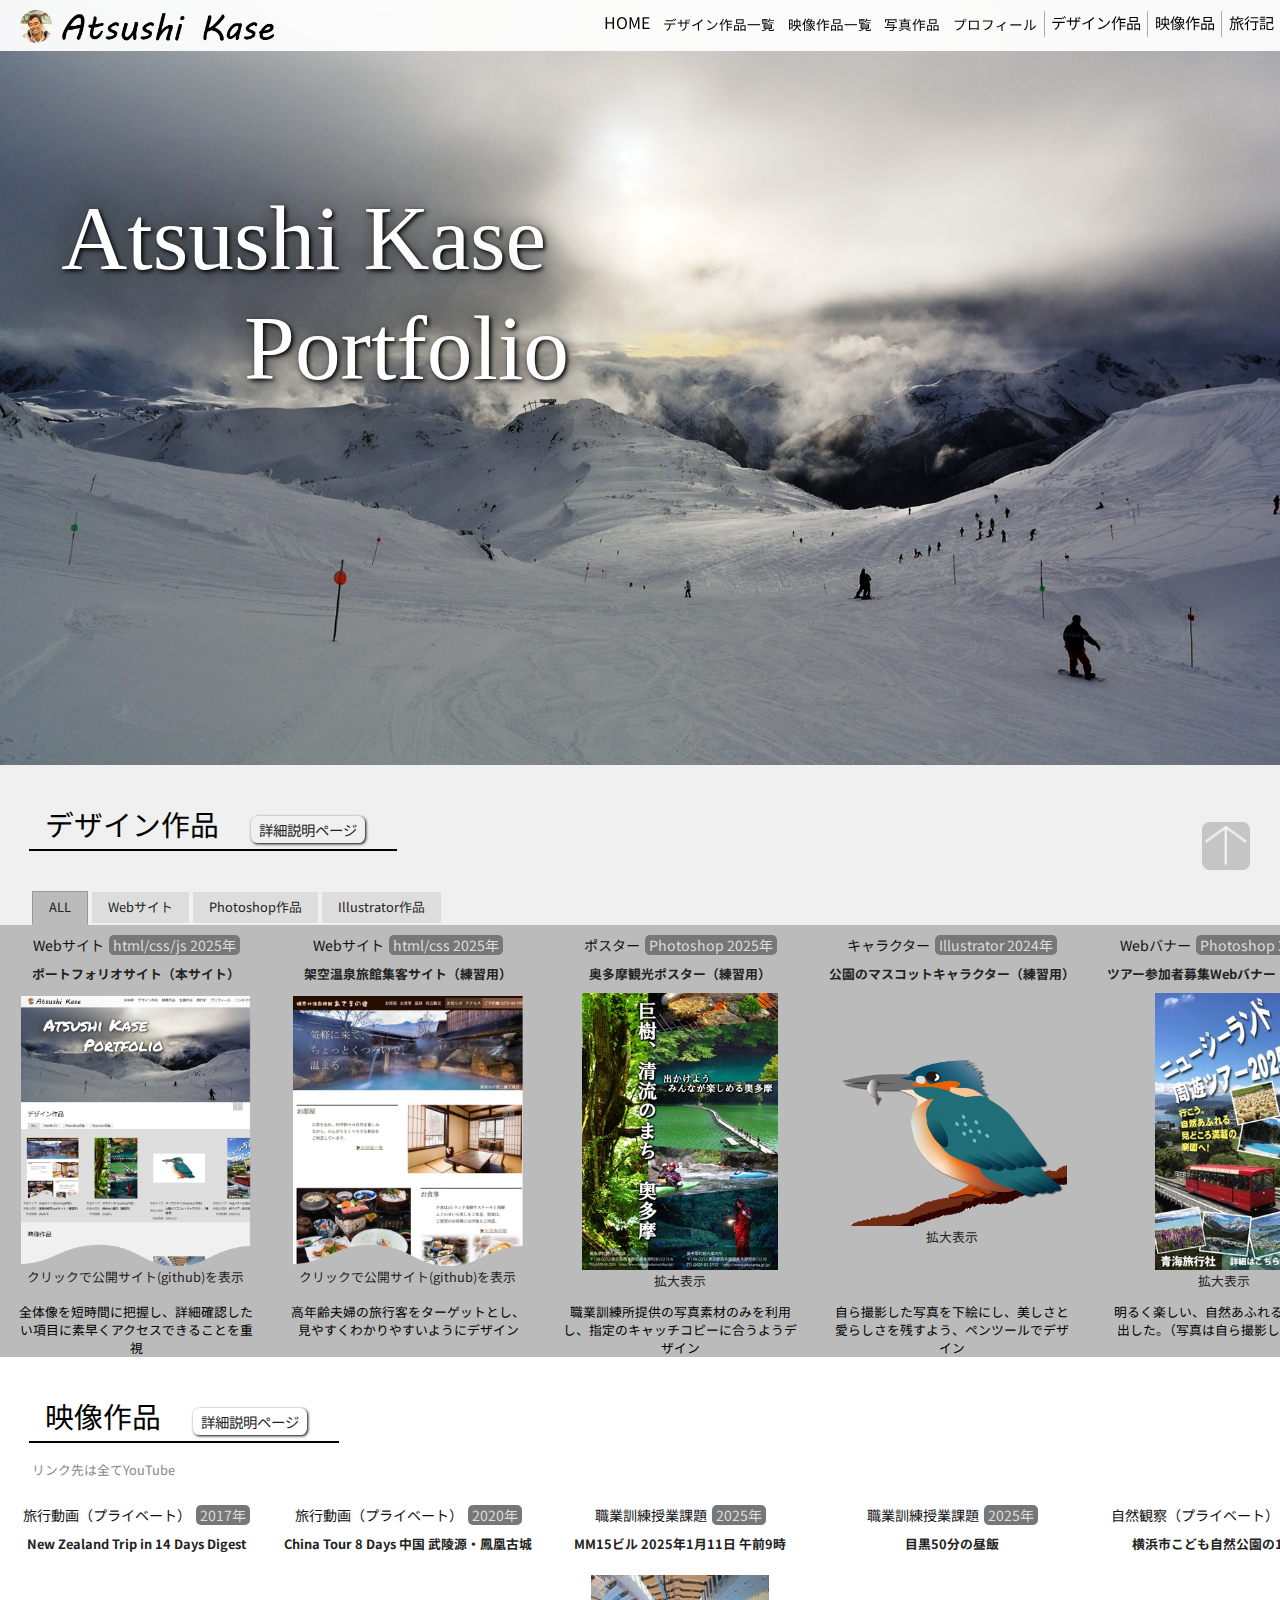
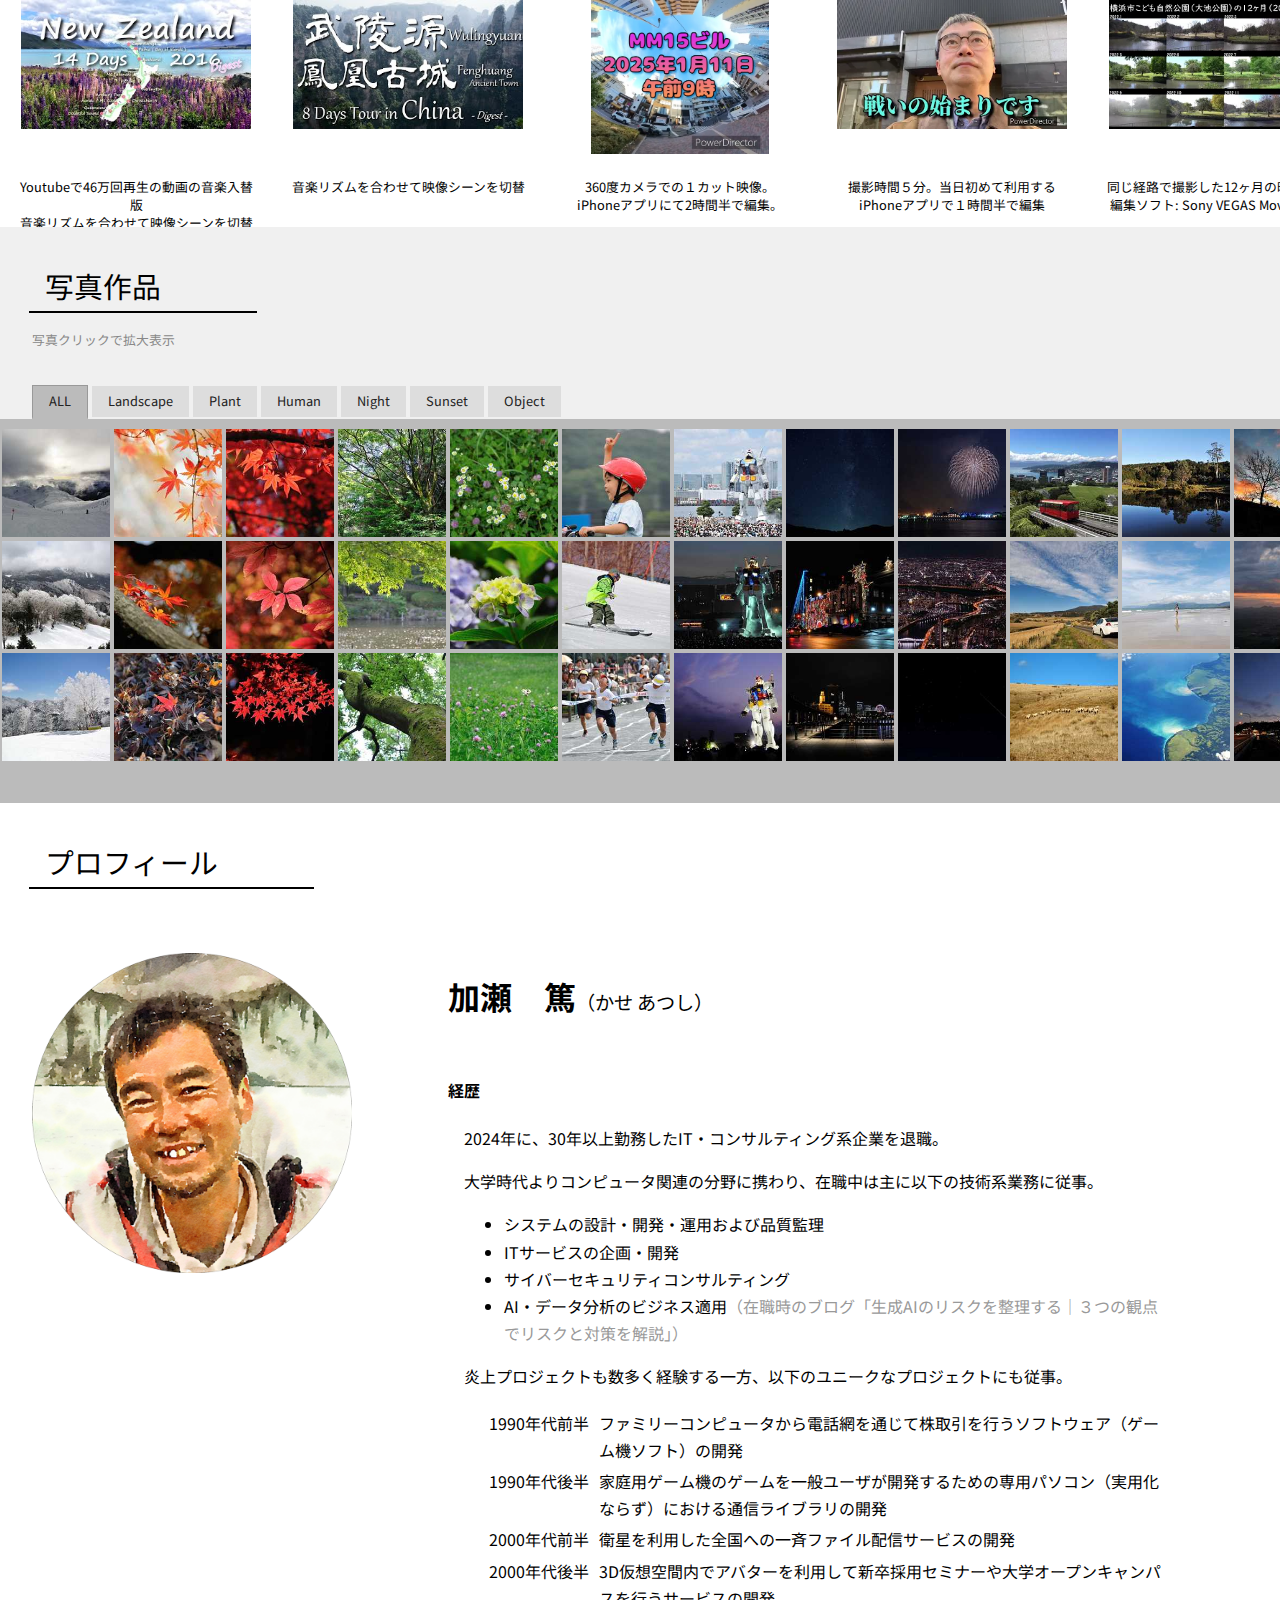
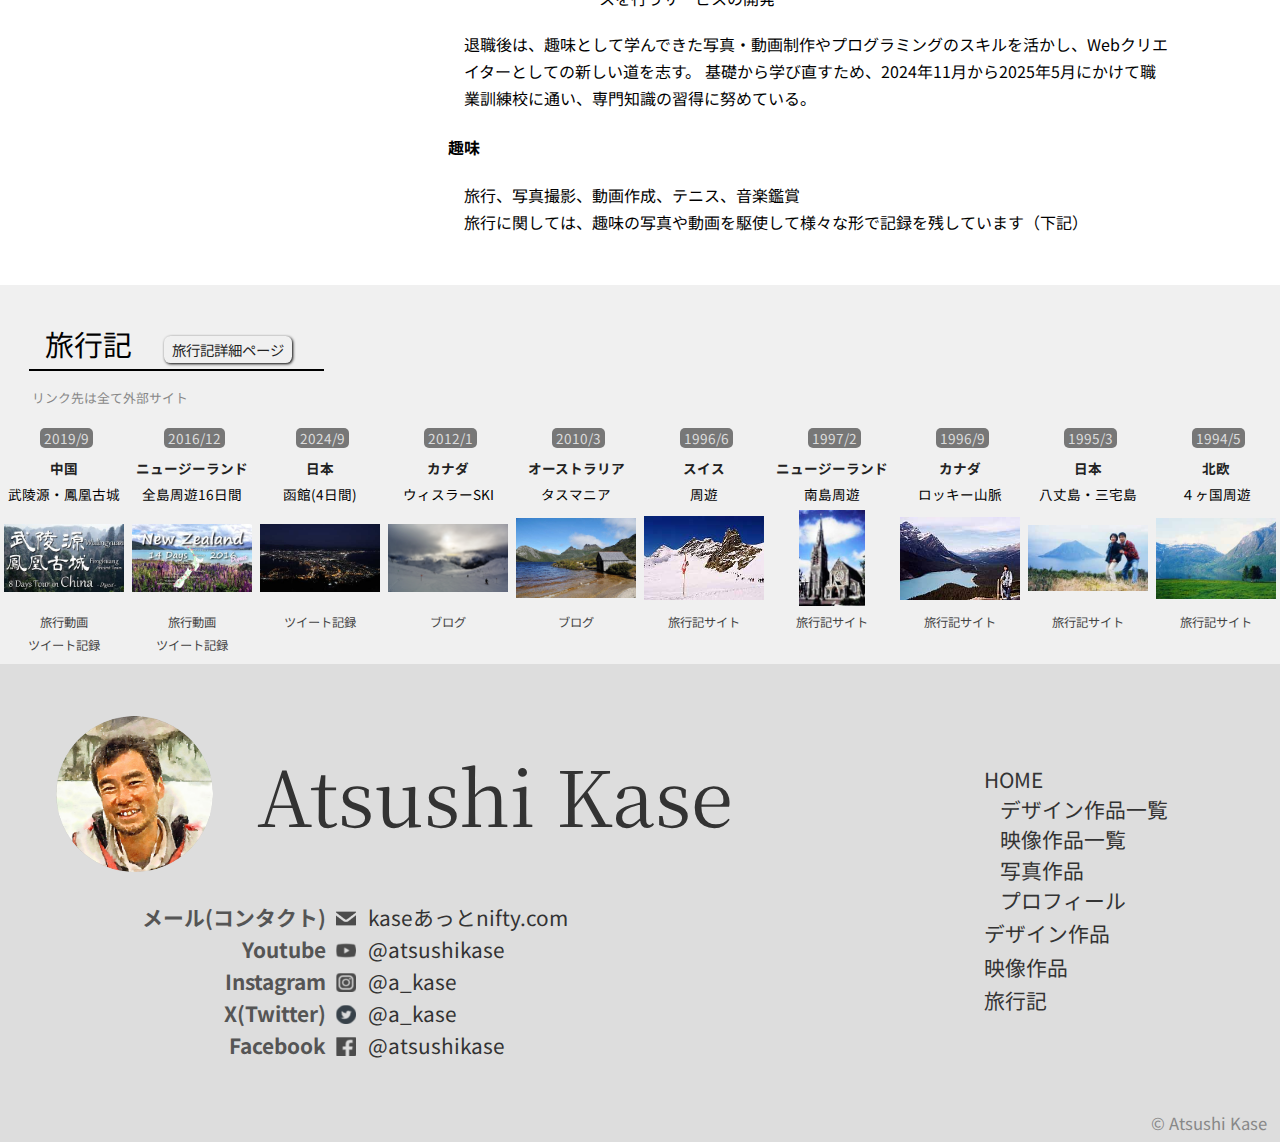
<file: index.html>
<!DOCTYPE html>
<html lang="ja">
<head>
    <meta charset="UTF-8">
    <meta name="viewport" content="width=device-width,initial-scale=1.0">
    <meta name="description" content="加瀬 篤(Atsushi Kase)のポートフォリオサイトです。Webサイト、Photoshop、Illustrator等の作品や、自ら撮影した写真・動画等を紹介しています。">
    <title>Atsushi Kase Portfolio Site</title>
    <link rel="stylesheet" href="css/normalize.css"><!--ブラウザ種類ごとの違いをなくす https://necolas.github.io/normalize.css/ -->
    <link rel="stylesheet" href="css/style.css">
    <link rel="stylesheet" href="css/page_about.css">
    <link rel="stylesheet" href="css/header.css">
    <link rel="stylesheet" href="css/footer.css">
    <link rel="stylesheet" href="css/lightbox.css">
    <link rel="stylesheet" href="css/scroll-hint.css">

    <!-- for Webフォント(Google Fonts) -->
    <link rel="preconnect" href="https://fonts.googleapis.com">
    <link rel="preconnect" href="https://fonts.gstatic.com" crossorigin>
    <link href="https://fonts.googleapis.com/css2?family=Noto+Sans+JP:wght@100..900&family=Noto+Serif+JP:wght@200..900&family=Permanent+Marker&display=swap" rel="stylesheet">
    <!--link href="https://fonts.googleapis.com/css2?family=Noto+Sans:ital,wght@0,100..900;1,100..900&family=Noto+Serif:ital,wght@0,100..900;1,100..900&family=Permanent+Marker&display=swap" rel="stylesheet"-->
    <!--link href="https://fonts.googleapis.com/css2?family=Murecho:wght@100..900&family=Noto+Sans+JP:wght@100..900&family=Noto+Serif+JP:wght@200..900&family=Permanent+Marker&family=Yusei+Magic&family=Zen+Kurenaido&display=swap" rel="stylesheet"-->

    <!-- Google tag (gtag.js) -->
    <script async src="https://www.googletagmanager.com/gtag/js?id=G-FW5JR3QXHZ"></script>
    <script>
        window.dataLayer = window.dataLayer || [];
        function gtag(){dataLayer.push(arguments);}
        gtag('js', new Date());

        gtag('config', 'G-FW5JR3QXHZ');
    </script>
</head>
<body>
<header>
    <h1><a href="index.html"><img src="images/logo_face_name_MVboli1.png" alt="Atsushi Kase's Portfolio Site"></a></h1>
    <nav>
        <ul class="pc_menu">
            <li><a href="index.html">HOME</a></li>
            <li class="nav_item1"><a href="index.html#design">デザイン作品一覧</a></li>
            <li class="nav_item1"><a href="index.html#movie">映像作品一覧</a></li>
            <li class="nav_item1"><a href="index.html#photo">写真作品</a></li>
            <li class="nav_item1"><a href="index.html#about">プロフィール</a></li>
            <li class="nav_item2"><a href="design.html">デザイン作品</a></li>
            <li class="nav_item2"><a href="movie.html">映像作品</a></li>
            <li class="nav_item2"><a href="travellog.html">旅行記</a></li>
        </ul>
       <!-- ハンバーガーメニューの表示・非表示を切り替えるチェックボックス -->
       <input id="drawer_input" class="drawer_hidden" type="checkbox">
       <!-- ハンバーガーアイコン -->
       <label for="drawer_input" class="drawer_open"><span></span></label>
       <!-- ハンバーガー内メニュー -->
       <div class="drawer_nav_content">
            <ul class="drawer_nav_list">
                <li class="drawer_nav_item"><a href="index.html">HOME</a></li>
                <div class="drawer_nav_menu1">
                    <li class="drawer_nav_item"><a class="drawer_asharp" href="index.html#design">デザイン作品一覧</a></li>
                    <li class="drawer_nav_item"><a class="drawer_asharp" href="index.html#movie">映像作品一覧</a></li>
                    <li class="drawer_nav_item"><a class="drawer_asharp" href="index.html#photo">写真作品</a></li>
                    <li class="drawer_nav_item"><a class="drawer_asharp" href="index.html#about">プロフィール</a></li>
                </div>
                <div class="drawer_nav_menu2">
                    <li class="drawer_nav_item"><a href="design.html">デザイン作品</a></li>
                    <li class="drawer_nav_item"><a href="movie.html">映像作品</a></li>
                    <li class="drawer_nav_item"><a href="travellog.html">旅行記</a></li>
                </div>
            </ul>
        </div>
    </nav>
</header>
<main class="page_trip">
    <a href="#"><img src="images/to_top3-100x100.gif" alt="先頭にスクロールする" class="to_top"></a>
    <div class="kasaneru_ugoku_tate">
        <!--img src="images/tasmania.jpg"-->
        <!--p>2012 in Whistler, Canada</p-->
        <p>Atsushi Kase<br>&nbsp;&nbsp;&nbsp;&nbsp;&nbsp;&nbsp;&nbsp;&nbsp;&nbsp;Portfolio</p>
    </div>
    <!--div class="visual">
        <img src="images/atsushikase_Portfolio_white.png" alt="Atsushi Kase Portfolio"><p>Atsushi Kase Portfolio</p>
    </div-->
    <section class="category category_odd category_design">
        <div class="section_start" id="design"></div>
        <h2 class="category_title">デザイン作品<a class="to_detail" href="design.html">詳細説明ページ</a></h2>
        <!-- <img src="images/arrow-right.png" alt="横スクロールできます" class="to_right"> -->
        <div class="filter_buttons filter_buttons_design">
            <button class="design_botton_design1 selected" value="all">ALL</button>
            <button class="design_botton_design2 unselected" value="filter_web">Webサイト</button>
            <button class="design_botton_design3 unselected" value="filter_ps">Photoshop作品</button>
            <button class="design_botton_design4 unselected" value="filter_ai">Illustrator作品</button>
        </div>
        <ul class="filter_gallery filter_gallery_design js-scrollable">
            <li class="filter_web">
                <div class="work_div">
                    <span class="work_type">Webサイト<span class="work_year">html/css/js 2025年</span></span>
                    <h4 class="work_title">ポートフォリオサイト（本サイト）</h4>
                    <div class="work_image">
                        <a href="https://atsushikase.github.io/portfolio/" target="_blank">
                        <img src="images/thums/webpage_myportfolio_x400.png" alt="ポートフォリオ（本サイト）">クリックで公開サイト(github)を表示</a>
                    </div>
                    <!--table class="work_note">
                        <tr><th>作品タイプ</th><td>Webサイト(html/css作品)</td></tr>
                        <tr><th>作品の目的</th><td>ポートフォリオ（本サイト）</td></tr>
                        <tr><th>作成時期</th><td>2025/3</td></tr>
                    </table-->
                    <span class="work_comment">全体像を短時間に把握し、詳細確認したい項目に素早くアクセスできることを重視</span>
                </div>
            </li>
            <li class="filter_web">
                <div class="work_div">
                    <span class="work_type">Webサイト<span class="work_year">html/css 2025年</span></span>
                    <h4 class="work_title">架空温泉旅館集客サイト（練習用）</h4>
                    <div class="work_image">
                        <a href="https://atsushikase.github.io/web-sample-onsen/" target="_blank">
                        <img src="images/thums/webpage_onsen_x400.png" alt="Webサイト">クリックで公開サイト(github)を表示</a><!--公開サイト(github)へのリンク-->
                    </div>
                    <!--table class="work_note">
                        <tr><th>作品タイプ</th><td>Webサイト(html/css作品)</td></tr>
                        <tr><th>作品の目的</th><td>温泉旅館集客（練習用）</td></tr>
                        <tr><th>作成時期</th><td>2025/3</td></tr>
                    </table-->
                    <span class="work_comment">高年齢夫婦の旅行客をターゲットとし、<br>見やすくわかりやすいようにデザイン</span>
                </div>
            </li>
            <li class="filter_ps">
                <div class="work_div">
                    <span class="work_type">ポスター<span class="work_year">Photoshop 2025年</span></span>
                    <h4 class="work_title">奥多摩観光ポスター（練習用）</h4>
                    <div class="work_image">
                        <a href="#modal-01" class="modal-button"><img src="images/thums/poster_okutamax400.jpg" alt="ポスター">拡大表示</a>
                    </div>
                    <!--table class="work_note">
                        <tr><th>作品タイプ</th><td>ポスター(Photoshop作品)</td></tr>
                        <tr><th>作品の目的</th><td>観光地の宣伝（練習用）</td></tr>
                        <tr><th>作成時期</th><td>2025/1</td></tr>
                    </table-->
                    <span class="work_comment">職業訓練所提供の写真素材のみを利用し、指定のキャッチコピーに合うようデザイン</span>
                    <div class="modal-wrapper" id="modal-01">
                        <a href="#!" class="modal-overlay"></a>
                        <div class="modal-window">
                            <!--div class="modal-content"-->
                                <!--p class="modal_title">モーダルの中身</p-->
                                <a href="#!"><img src="images/poster_okutama544x768.jpg"></a>
                            <!--/div-->
                            <!--a href="#!" class="modal-close"><i class="far fa-times-circle"></i></a クローズアイコン（フォントが必要）-->
                        </div>
                    </div>                
                </div>
            </li>
            <li class="filter_ai">
                <div class="work_div">
                    <span class="work_type">キャラクター<span class="work_year">Illustrator 2024年</span></span>
                    <h4 class="work_title">公園のマスコットキャラクター（練習用）</h4>
                    <div class="work_image">
                        <a href="#modal-02" class="modal-button"><img src="images/thums/kawakun_eda400x331.png" alt="キャラクター">拡大表示</a>
                    </div>
                    <!--table class="work_note">
                        <tr><th>作品タイプ</th><td>キャラクター(Illustrator作品)</td></tr>
                        <tr><th>作品の目的</th><td>公園のマスコット（練習用）</td></tr>
                        <tr><th>作成時期</th><td>2024/12</td></tr>
                    </table-->
                    <span class="work_comment">自ら撮影した写真を下絵にし、美しさと愛らしさを残すよう、ペンツールでデザイン</span>
                    <div class="modal-wrapper" id="modal-02"><a href="#!" class="modal-overlay"></a>
                        <div class="modal-window"><a href="#!"><img src="images/kawakun_eda1457x1080.png"></a></div>
                    </div>            
                </div>
            </li>
            <li class="filter_ps">
                <div class="work_div">
                    <span class="work_type">Webバナー<span class="work_year">Photoshop 2024年</span></span>
                    <h4 class="work_title">ツアー参加者募集Webバナー（練習用）</h4>
                    <div class="work_image">
                        <a href="#modal-03" class="modal-button"><img src="images/thums/webbanner_nz_x400.jpg" alt="Webバナー">拡大表示</a>
                    </div>
                    <!--table class="work_note">
                        <tr><th>作品タイプ</th><td>Webバナー(Photoshop作品)</td></tr>
                        <tr><th>作品の目的</th><td>ツアー参加者募集（練習用）</td></tr>
                        <tr><th>作成時期</th><td>2024/12</td></tr>
                    </table-->
                    <span class="work_comment">明るく楽しい、自然あふれる雰囲気を<br>出した。（写真は自ら撮影したもの）</span>
                    <div class="modal-wrapper" id="modal-03"><a href="#!" class="modal-overlay"></a>
                        <div class="modal-window"><a href="#!"><img src="images/webbanner_nz_300x600.jpg"></a></div>
                    </div>            
                </div>
            </li>
            <li class="filter_ps">
                <div class="work_div">
                    <span class="work_type">Webバナー<span class="work_year">Photoshop 2024年</span></span>
                    <h4 class="work_title">レジャー施設宣伝Webバナー（練習用）</h4>
                    <div class="work_image">
                        <a href="#modal-04" class="modal-button"><img src="images/thums/webbanner_horrorx400.jpg" alt="Webバナー">拡大表示</a>
                    </div>
                    <!--table class="work_note">
                        <tr><th>作品タイプ</th><td>Webバナー(Photoshop作品)</td></tr>
                        <tr><th>作品の目的</th><td>レジャー施設宣伝（練習用）</td></tr>
                        <tr><th>作成時期</th><td>2024/12</td></tr>
                    </table-->
                    <span class="work_comment">恐い雰囲気を強調するデザインとした</span>
                    <div class="modal-wrapper" id="modal-04"><a href="#!" class="modal-overlay"></a>
                        <div class="modal-window"><a href="#!"><img src="images/webbanner_horror300x250.jpg"></a></div>
                    </div>            
                </div>
            </li>
            <li class="filter_ai">
                <div class="work_div">
                    <span class="work_type">名刺<span class="work_year">Illustrator 2024年</span></span>
                    <h4 class="work_title">旅行会社用の名刺（練習用）</h4>
                    <div class="work_image">
                        <a href="#modal-05" class="modal-button"><img src="images/thums/card_name_aozorax400.jpg" alt="名刺">拡大表示</a>
                    </div>
                    <!--table class="work_note">
                        <tr><th>作品タイプ</th><td>名刺(Illustrator作品)</td></tr>
                        <tr><th>作品の目的</th><td>旅行会社社員用（練習用）</td></tr>
                        <tr><th>作成時期</th><td>2024/12</td></tr>
                    </table-->
                    <span class="work_comment">空と海をイメージして、爽やかで親しみ<br>やすい印象となるようデザインとした</span>
                    <div class="modal-wrapper" id="modal-05"><a href="#!" class="modal-overlay"></a>
                        <div class="modal-window"><a href="#!"><img src="images/card_name_aozora.png"></a></div>
                    </div>            
                </div>
            </li>
            <li class="filter_ai">
                <div class="work_div">
                    <span class="work_type">名刺<span class="work_year">Illustrator 2024年</span></span>
                    <h4 class="work_title">自分用の名刺（練習用）</h4>
                    <div class="work_image">
                        <a href="#modal-06" class="modal-button"><img src="images/thums/card_name_kawakunx400.jpg" alt="名刺">拡大表示</a>
                    </div>
                    <!--table class="work_note">
                        <tr><th>作品タイプ</th><td>名刺(Illustrator作品)</td></tr>
                        <tr><th>作品の目的</th><td>自分用（練習用）</td></tr>
                        <tr><th>作成時期</th><td>2024/12</td></tr>
                    </table-->
                    <span class="work_comment">自ら作成したカワセミのキャラクター<br>の色彩に合うようデザインした</span>
                    <div class="modal-wrapper" id="modal-06"><a href="#!" class="modal-overlay"></a>
                        <div class="modal-window"><a href="#!"><img src="images/card_name_kawakun-753x768.jpg"></a></div>
                    </div>            
                </div>
            </li>
            <li class="filter_ai">
                <div class="work_div">
                    <span class="work_type">キャラクター<span class="work_year">Illustrator 2024年</span></span>
                    <h4 class="work_title">蛇で表現した数字（プライベート用）</h4>
                    <div class="work_image">
                        <a href="#modal-07" class="modal-button"><img src="images/thums/font2025x400.jpg" alt="キャラクター">拡大表示</a>
                    </div>
                    <!--table class="work_note">
                        <tr><th>作品タイプ</th><td>キャラクター(Illustrator作品)</td></tr>
                        <tr><th>作品の目的</th><td>年賀状利用（プライベート）</td></tr>
                        <tr><th>作成時期</th><td>2024/12</td></tr>
                    </table-->
                    <span class="work_comment">2025年の年賀状で利用するため、蛇を<br>素材としつつも面白味のある表現とした</span>
                    <div class="modal-wrapper" id="modal-07"><a href="#!" class="modal-overlay"></a>
                        <div class="modal-window"><a href="#!"><img src="images/font2025-1995x1335.png"></a></div>
                    </div>            
                </div>
            </li>
            <li class="filter_ai">
                <div class="work_div">
                    <span class="work_type">パンフレット<span class="work_year">Illustrator 2025年</span></span>
                    <h4 class="work_title">ポートフォリオパンフレット</h4>
                    <div class="work_image">
                        <a href="#modal-08" class="modal-button"><img src="images/thums/portfoliox400.jpg" alt="パンフレット">拡大表示</a>
                    </div>
                    <!--table class="work_note">
                        <tr><th>作品タイプ</th><td>パンフレット(Illustrator作品)</td></tr>
                        <tr><th>作品の目的</th><td>自分のポートフォリオ</td></tr>
                        <tr><th>作成時期</th><td>2025/2</td></tr>
                    </table-->
                    <span class="work_comment">自分のポートフォリオ。広い分野の技術<br>があること、作品の多様性をアピール</span>
                    <div class="modal-wrapper" id="modal-08"><a href="#!" class="modal-overlay"></a>
                        <div class="modal-window"><a href="#!"><img src="images/portfolio-915x768.jpg"></a></div>
                    </div>            
                </div>
            </li>
        </ul>
        <!--a href="design.html" class="category_viewmore">View More</a-->
    </section>
    <section class="category category_even category_movie">
        <div class="section_start" id="movie"></div>
        <h2 class="category_title">映像作品<a class="to_detail" href="movie.html">詳細説明ページ</a></h2>
        <span class="link_description">リンク先は全てYouTube</span>
        <ul class="js-scrollable">
            <li>
                <div class="work_div">
                    <span class="work_type">旅行動画（プライベート）<span class="work_year">2017年</span></span>
                    <h4 class="work_title">New Zealand Trip in 14 Days Digest</h4>
                    <div class="work_image">
                        <a href="https://youtu.be/ynxxblrok4c" target="_blank"><img src="images/thums/nz14days-i.jpg" alt="映像作品２"></a><!--Youtubeリンク</a-->
                    </div>
                    <span class="work_comment">Youtubeで46万回再生の動画の音楽入替版<br>音楽リズムを合わせて映像シーンを切替</span>
                    <!--table class="work_note">
                        <tr><th>作品の目的</th><td>ニュージーランド旅行紹介</td></tr>
                        <tr><th>編集ソフト</th><td>Sony VEGAS Movie Studio</td></tr>
                        <tr><th>作成時期</th><td>2017/5</td></tr>
                    </table-->
                </div>
            </li>
            <li>
                <div class="work_div">
                    <span class="work_type">旅行動画（プライベート）<span class="work_year">2020年</span></span>
                    <h4 class="work_title">China Tour 8 Days 中国 武陵源・鳳凰古城</h4>
                    <div class="work_image">
                        <a href="https://youtu.be/EnOi9myeHD0" target="_blank"><img src="images/thums/china-wulingyuan.jpg" alt="映像作品１"></a><!--Youtubeリンク</a-->
                    </div>
                    <span class="work_comment">音楽リズムを合わせて映像シーンを切替</span>
                    <!--table class="work_note">
                        <tr><th>作品の目的</th><td>中国旅行紹介</td></tr>
                        <tr><th>編集ソフト</th><td>Sony VEGAS Movie Studio</td></tr>
                        <tr><th>作成時期</th><td>2020/5</td></tr>
                    </table-->
                </div>
            </li>
            <li>
                <div class="work_div">
                    <span class="work_type">職業訓練授業課題<span class="work_year">2025年</span></span>
                    <h4 class="work_title">MM15ビル 2025年1月11日 午前9時</h4>
                    <div class="work_image">
                        <a href="https://www.youtube.com/shorts/cm0aSlJfLhg" target="_blank"><img src="images/thums/mm15m.jpg" alt="映像作品３"></a><!--Youtubeリンク</a-->
                    </div>
                    <span class="work_comment">360度カメラでの１カット映像。<br>iPhoneアプリにて2時間半で編集。</span>
                    <!--table class="work_note">
                        <tr><th>作品の目的</th><td>職業訓練授業課題</td></tr>
                        <tr><th>編集ソフト</th><td>Insta360製品iPhoneアプリ<br>PowerDirector(iPhone用)</td></tr>
                        <tr><th>作成時期</th><td>2025/1</td></tr>
                    </table!-->
                </div>
            </li>
            <li>
                <div class="work_div">
                    <span class="work_type">職業訓練授業課題<span class="work_year">2025年</span></span>
                    <h4 class="work_title">目黒50分の昼飯</h4>
                    <div class="work_image">
                        <a href="https://youtu.be/Ao4TLxuwQ6g" target="_blank"><img src="images/thums/meguro50min.webp" alt="映像作品４"></a><!--Youtubeリンク</a-->
                    </div>
                    <span class="work_comment">撮影時間５分。当日初めて利用するiPhoneアプリで１時間半で編集</span>
                    <!--table class="work_note">
                        <tr><th>作品の目的</th><td>職業訓練授業課題</td></tr>
                        <tr><th>編集ソフト</th><td>PowerDirector(iPhone用)</td></tr>
                        <tr><th>作成時期</th><td>2025/1</td></tr>
                    </table!-->
                </div>
            </li>
            <li>
                <div class="work_div">
                    <span class="work_type">自然観察（プライベート）<span class="work_year">2023年</span></span>
                    <h4 class="work_title">横浜市こども自然公園の12ヶ月</h4>
                    <div class="work_image">
                        <a href="https://youtu.be/fxklP9dzjlE" target="_blank"><img src="images/thums/ooike12month.webp" alt="映像作品４"></a><!--Youtubeリンク</a-->
                    </div>
                    <span class="work_comment">同じ経路で撮影した12ヶ月の映像を合成<br>編集ソフト: Sony VEGAS Movie Studio</span>
                    <!--table class="work_note">
                        <tr><th>作品の目的</th><td>自然観察（プライベート）</td></tr>
                        <tr><th>編集ソフト</th><td>Sony VEGAS Movie Studio</td></tr>
                        <tr><th>作成時期</th><td>2025/1</td></tr>
                    </table!-->
                </div>
            </li>
            <li>
                <div class="work_div">
                    <span class="work_type">自然観察（プライベート）<span class="work_year">2015年</span></span>
                    <h4 class="work_title">蝉の羽化（タイムラプス動画）</h4>
                    <div class="work_image">
                        <a href="https://www.youtube.com/shorts/xufk6ujsD80" target="_blank"><img src="images/thums/semi2short.jpg" alt="映像作品４"></a><!--Youtubeリンク</a-->
                    </div>
                    <span class="work_comment">4時間超の蝉の羽化を1分で見れるよう1,000枚程度の写真を動画化</span>
                    <!--table class="work_note">
                        <tr><th>作品の目的</th><td>自然観察（プライベート）</td></tr>
                        <tr><th>編集ソフト</th><td>PhotoStage Slideshow Producer</td></tr>
                        <tr><th>作成時期</th><td>2025/1</td></tr>
                    </table!-->
                </div>
            </li>
        </ul>
        <!--a href="design.html" class="category_viewmore">View More</a-->
    </section>
    <section class="category category_odd category_photo">
        <div class="section_start" id="photo"></div>
        <h2 class="category_title">写真作品</h2>
        <span class="link_description">写真クリックで拡大表示</span>
        <div class="filter_buttons filter_buttons_photo">
            <button class="design_botton_photo1 selected" value="filter_a">ALL</button>
            <button class="design_botton_photo2 unselected" value="filter_l">Landscape</button>
            <button class="design_botton_photo3 unselected" value="filter_p">Plant</button>
            <button class="design_botton_photo4 unselected" value="filter_h">Human</button>
            <button class="design_botton_photo5 unselected" value="filter_n">Night</button>
            <button class="design_botton_photo6 unselected" value="filter_s">Sunset</button>
            <button class="design_botton_photo7 unselected" value="filter_o">Object</button>
        </div>
        <ul class="filter_gallery filter_gallery_photo js-scrollable">
            <li class="filter_a">
                <div class="work_div">
                    <div class="work_image">
                        <a href="p/l28.jpg" data-lightbox="a" data-title="Landscape">
                            <img src="p/t/l28.jpg" alt="Landscape">
                        </a>
                    </div>
                </div>
            </li>
            <li class="filter_a"><div class="work_div"><div class="work_image"><a href="p/l33.jpg" data-lightbox="a" data-title="Landscape"><img src="p/t/l33.jpg" alt="Landscape"></a></div></div></li>
            <li class="filter_a"><div class="work_div"><div class="work_image"><a href="p/l34.jpg" data-lightbox="a" data-title="Landscape"><img src="p/t/l34.jpg" alt="Landscape"></a></div></div></li>
            <li class="filter_a"><div class="work_div"><div class="work_image"><a href="p/p01.jpg" data-lightbox="a" data-title="Plant"><img src="p/t/p01.jpg" alt="Plant"></a></div></div></li>
            <li class="filter_a"><div class="work_div"><div class="work_image"><a href="p/p02.jpg" data-lightbox="a" data-title="Plant"><img src="p/t/p02.jpg" alt="Plant"></a></div></div></li>
            <li class="filter_a"><div class="work_div"><div class="work_image"><a href="p/p03.jpg" data-lightbox="a" data-title="Plant"><img src="p/t/p03.jpg" alt="Plant"></a></div></div></li>
            <li class="filter_a"><div class="work_div"><div class="work_image"><a href="p/p04.jpg" data-lightbox="a" data-title="Plant"><img src="p/t/p04.jpg" alt="Plant"></a></div></div></li>
            <li class="filter_a"><div class="work_div"><div class="work_image"><a href="p/p05.jpg" data-lightbox="a" data-title="Plant"><img src="p/t/p05.jpg" alt="Plant"></a></div></div></li>
            <li class="filter_a"><div class="work_div"><div class="work_image"><a href="p/p06.jpg" data-lightbox="a" data-title="Plant"><img src="p/t/p06.jpg" alt="Plant"></a></div></div></li>

            <li class="filter_a"><div class="work_div"><div class="work_image"><a href="p/p41.jpg" data-lightbox="a" data-title="Plant"><img src="p/t/p41.jpg" alt="Plant"></a></div></div></li>
            <li class="filter_a"><div class="work_div"><div class="work_image"><a href="p/p42.jpg" data-lightbox="a" data-title="Plant"><img src="p/t/p42.jpg" alt="Plant"></a></div></div></li>
            <li class="filter_a"><div class="work_div"><div class="work_image"><a href="p/p43.jpg" data-lightbox="a" data-title="Plant"><img src="p/t/p43.jpg" alt="Plant"></a></div></div></li>
            <li class="filter_a"><div class="work_div"><div class="work_image"><a href="p/p44.jpg" data-lightbox="a" data-title="Plant"><img src="p/t/p44.jpg" alt="Plant"></a></div></div></li>
            <li class="filter_a"><div class="work_div"><div class="work_image"><a href="p/p45.jpg" data-lightbox="a" data-title="Plant"><img src="p/t/p45.jpg" alt="Plant"></a></div></div></li>
            <li class="filter_a"><div class="work_div"><div class="work_image"><a href="p/p46.jpg" data-lightbox="a" data-title="Plant"><img src="p/t/p46.jpg" alt="Plant"></a></div></div></li>

            <li class="filter_a"><div class="work_div"><div class="work_image"><a href="p/h07.jpg" data-lightbox="a" data-title="Human"><img src="p/t/h07.jpg" alt="Human"></a></div></div></li>
            <li class="filter_a"><div class="work_div"><div class="work_image"><a href="p/h11.jpg" data-lightbox="a" data-title="Human"><img src="p/t/h11.jpg" alt="Human"></a></div></div></li>
            <li class="filter_a"><div class="work_div"><div class="work_image"><a href="p/h12.jpg" data-lightbox="a" data-title="Human"><img src="p/t/h12.jpg" alt="Human"></a></div></div></li>

            <li class="filter_a"><div class="work_div"><div class="work_image"><a href="p/o08.jpg" data-lightbox="a" data-title="Object"><img src="p/t/o08.jpg" alt="Object"></a></div></div></li>
            <li class="filter_a"><div class="work_div"><div class="work_image"><a href="p/o09.jpg" data-lightbox="a" data-title="Object"><img src="p/t/o09.jpg" alt="Object"></a></div></div></li>
            <li class="filter_a"><div class="work_div"><div class="work_image"><a href="p/o10.jpg" data-lightbox="a" data-title="Object"><img src="p/t/o10.jpg" alt="Object"></a></div></div></li>

            <li class="filter_a"><div class="work_div"><div class="work_image"><a href="p/n01.jpg" data-lightbox="a" data-title="Night"><img src="p/t/n01.jpg" alt="Night"></a></div></div></li>
            <li class="filter_a"><div class="work_div"><div class="work_image"><a href="p/n22.jpg" data-lightbox="a" data-title="Night"><img src="p/t/n22.jpg" alt="Night"></a></div></div></li>
            <li class="filter_a"><div class="work_div"><div class="work_image"><a href="p/n23.jpg" data-lightbox="a" data-title="Night"><img src="p/t/n23.jpg" alt="Night"></a></div></div></li>
            <li class="filter_a"><div class="work_div"><div class="work_image"><a href="p/n05.jpg" data-lightbox="a" data-title="Night"><img src="p/t/n05.jpg" alt="Night"></a></div></div></li>
            <li class="filter_a"><div class="work_div"><div class="work_image"><a href="p/n21.jpg" data-lightbox="a" data-title="Night"><img src="p/t/n21.jpg" alt="Night"></a></div></div></li>
            <li class="filter_a"><div class="work_div"><div class="work_image"><a href="p/n02.jpg" data-lightbox="a" data-title="Night"><img src="p/t/n02.jpg" alt="Night"></a></div></div></li>

            <li class="filter_a"><div class="work_div"><div class="work_image"><a href="p/l23.jpg" data-lightbox="a" data-title="Landscape"><img src="p/t/l23.jpg" alt="Landscape"></a></div></div></li>
            <li class="filter_a"><div class="work_div"><div class="work_image"><a href="p/l40.jpg" data-lightbox="a" data-title="Landscape"><img src="p/t/l40.jpg" alt="Landscape"></a></div></div></li>
            <li class="filter_a"><div class="work_div"><div class="work_image"><a href="p/l48.jpg" data-lightbox="a" data-title="Landscape"><img src="p/t/l48.jpg" alt="Landscape"></a></div></div></li>
            <li class="filter_a"><div class="work_div"><div class="work_image"><a href="p/l38.jpg" data-lightbox="a" data-title="Landscape"><img src="p/t/l38.jpg" alt="Landscape"></a></div></div></li>
            <li class="filter_a"><div class="work_div"><div class="work_image"><a href="p/l55.jpg" data-lightbox="a" data-title="Landscape"><img src="p/t/l55.jpg" alt="Landscape"></a></div></div></li>
            <li class="filter_a"><div class="work_div"><div class="work_image"><a href="p/l57.jpg" data-lightbox="a" data-title="Landscape"><img src="p/t/l57.jpg" alt="Landscape"></a></div></div></li>

            <li class="filter_a"><div class="work_div"><div class="work_image"><a href="p/s01.jpg" data-lightbox="a" data-title="Sunset"><img src="p/t/s01.jpg" alt="Sunset"></a></div></div></li>
            <li class="filter_a"><div class="work_div"><div class="work_image"><a href="p/s22.jpg" data-lightbox="a" data-title="Sunset"><img src="p/t/s22.jpg" alt="Sunset"></a></div></div></li>            
            <li class="filter_a"><div class="work_div"><div class="work_image"><a href="p/s07.jpg" data-lightbox="a" data-title="Sunset"><img src="p/t/s07.jpg" alt="Sunset"></a></div></div></li>
            <li class="filter_a"><div class="work_div"><div class="work_image"><a href="p/s19.jpg" data-lightbox="a" data-title="Sunset"><img src="p/t/s19.jpg" alt="Sunset"></a></div></div></li>
            <li class="filter_a"><div class="work_div"><div class="work_image"><a href="p/s16.jpg" data-lightbox="a" data-title="Sunset"><img src="p/t/s16.jpg" alt="Sunset"></a></div></div></li>
            <li class="filter_a"><div class="work_div"><div class="work_image"><a href="p/s18.jpg" data-lightbox="a" data-title="Sunset"><img src="p/t/s18.jpg" alt="Sunset"></a></div></div></li>

            <li class="filter_a"><div class="work_div"><div class="work_image"><a href="p/p37.jpg" data-lightbox="a" data-title="Plant"><img src="p/t/p37.jpg" alt="Plant"></a></div></div></li>
            <li class="filter_a"><div class="work_div"><div class="work_image"><a href="p/p38.jpg" data-lightbox="a" data-title="Plant"><img src="p/t/p38.jpg" alt="Plant"></a></div></div></li>
            <li class="filter_a"><div class="work_div"><div class="work_image"><a href="p/p39.jpg" data-lightbox="a" data-title="Plant"><img src="p/t/p39.jpg" alt="Plant"></a></div></div></li>
            <li class="filter_a"><div class="work_div"><div class="work_image"><a href="p/p40.jpg" data-lightbox="a" data-title="Plant"><img src="p/t/p40.jpg" alt="Plant"></a></div></div></li>
            <li class="filter_a"><div class="work_div"><div class="work_image"><a href="p/p48.jpg" data-lightbox="a" data-title="Plant"><img src="p/t/p48.jpg" alt="Plant"></a></div></div></li>
            <li class="filter_a"><div class="work_div"><div class="work_image"><a href="p/p49.jpg" data-lightbox="a" data-title="Plant"><img src="p/t/p49.jpg" alt="Plant"></a></div></div></li>

            <li class="filter_a"><div class="work_div"><div class="work_image"><a href="p/h03.jpg" data-lightbox="a" data-title="Human"><img src="p/t/h03.jpg" alt="Human"></a></div></div></li>
            <li class="filter_a"><div class="work_div"><div class="work_image"><a href="p/h04.jpg" data-lightbox="a" data-title="Human"><img src="p/t/h04.jpg" alt="Human"></a></div></div></li>
            <li class="filter_a"><div class="work_div"><div class="work_image"><a href="p/h05.jpg" data-lightbox="a" data-title="Human"><img src="p/t/h05.jpg" alt="Human"></a></div></div></li>
            <li class="filter_a"><div class="work_div"><div class="work_image"><a href="p/h06.jpg" data-lightbox="a" data-title="Human"><img src="p/t/h06.jpg" alt="Human"></a></div></div></li>
            <li class="filter_a"><div class="work_div"><div class="work_image"><a href="p/h08.jpg" data-lightbox="a" data-title="Human"><img src="p/t/h08.jpg" alt="Human"></a></div></div></li>
            <li class="filter_a"><div class="work_div"><div class="work_image"><a href="p/h09.jpg" data-lightbox="a" data-title="Human"><img src="p/t/h09.jpg" alt="Human"></a></div></div></li>

            <li class="filter_a"><div class="work_div"><div class="work_image"><a href="p/p25.jpg" data-lightbox="a" data-title="Plant"><img src="p/t/p25.jpg" alt="Plant"></a></div></div></li>
            <li class="filter_a"><div class="work_div"><div class="work_image"><a href="p/p28.jpg" data-lightbox="a" data-title="Plant"><img src="p/t/p28.jpg" alt="Plant"></a></div></div></li>
            <li class="filter_a"><div class="work_div"><div class="work_image"><a href="p/p34.jpg" data-lightbox="a" data-title="Plant"><img src="p/t/p34.jpg" alt="Plant"></a></div></div></li>
            <li class="filter_a"><div class="work_div"><div class="work_image"><a href="p/p23.jpg" data-lightbox="a" data-title="Plant"><img src="p/t/p23.jpg" alt="Plant"></a></div></div></li>
            <li class="filter_a"><div class="work_div"><div class="work_image"><a href="p/p14.jpg" data-lightbox="a" data-title="Plant"><img src="p/t/p14.jpg" alt="Plant"></a></div></div></li>
            <li class="filter_a"><div class="work_div"><div class="work_image"><a href="p/p33.jpg" data-lightbox="a" data-title="Plant"><img src="p/t/p33.jpg" alt="Plant"></a></div></div></li>

            <li class="filter_a"><div class="work_div"><div class="work_image"><a href="p/n07.jpg" data-lightbox="a" data-title="Night"><img src="p/t/n07.jpg" alt="Night"></a></div></div></li>
            <li class="filter_a"><div class="work_div"><div class="work_image"><a href="p/n08.jpg" data-lightbox="a" data-title="Night"><img src="p/t/n08.jpg" alt="Night"></a></div></div></li>
            <li class="filter_a"><div class="work_div"><div class="work_image"><a href="p/n27.jpg" data-lightbox="a" data-title="Night"><img src="p/t/n27.jpg" alt="Night"></a></div></div></li>
            <li class="filter_a"><div class="work_div"><div class="work_image"><a href="p/n12.jpg" data-lightbox="a" data-title="Night"><img src="p/t/n12.jpg" alt="Night"></a></div></div></li>
            <li class="filter_a"><div class="work_div"><div class="work_image"><a href="p/n13.jpg" data-lightbox="a" data-title="Night"><img src="p/t/n13.jpg" alt="Night"></a></div></div></li>
            <li class="filter_a"><div class="work_div"><div class="work_image"><a href="p/n14.jpg" data-lightbox="a" data-title="Night"><img src="p/t/n14.jpg" alt="Night"></a></div></div></li>

            <li class="filter_a"><div class="work_div"><div class="work_image"><a href="p/l15.jpg" data-lightbox="a" data-title="Landscape"><img src="p/t/l15.jpg" alt="Landscape"></a></div></div></li>
            <li class="filter_a"><div class="work_div"><div class="work_image"><a href="p/l16.jpg" data-lightbox="a" data-title="Landscape"><img src="p/t/l16.jpg" alt="Landscape"></a></div></div></li>
            <li class="filter_a"><div class="work_div"><div class="work_image"><a href="p/l17.jpg" data-lightbox="a" data-title="Landscape"><img src="p/t/l17.jpg" alt="Landscape"></a></div></div></li>
            <li class="filter_a"><div class="work_div"><div class="work_image"><a href="p/l35.jpg" data-lightbox="a" data-title="Landscape"><img src="p/t/l35.jpg" alt="Landscape"></a></div></div></li>
            <li class="filter_a"><div class="work_div"><div class="work_image"><a href="p/l46.jpg" data-lightbox="a" data-title="Landscape"><img src="p/t/l46.jpg" alt="Landscape"></a></div></div></li>
            <li class="filter_a"><div class="work_div"><div class="work_image"><a href="p/l47.jpg" data-lightbox="a" data-title="Landscape"><img src="p/t/l47.jpg" alt="Landscape"></a></div></div></li>

            <li class="filter_a"><div class="work_div"><div class="work_image"><a href="p/p17.jpg" data-lightbox="a" data-title="Plant"><img src="p/t/p17.jpg" alt="Plant"></a></div></div></li>
            <li class="filter_a"><div class="work_div"><div class="work_image"><a href="p/p21.jpg" data-lightbox="a" data-title="Plant"><img src="p/t/p21.jpg" alt="Plant"></a></div></div></li>
            <li class="filter_a"><div class="work_div"><div class="work_image"><a href="p/p07.jpg" data-lightbox="a" data-title="Plant"><img src="p/t/p07.jpg" alt="Plant"></a></div></div></li>
            <li class="filter_a"><div class="work_div"><div class="work_image"><a href="p/p08.jpg" data-lightbox="a" data-title="Plant"><img src="p/t/p08.jpg" alt="Plant"></a></div></div></li>
            <li class="filter_a"><div class="work_div"><div class="work_image"><a href="p/p09.jpg" data-lightbox="a" data-title="Plant"><img src="p/t/p09.jpg" alt="Plant"></a></div></div></li>
            <li class="filter_a"><div class="work_div"><div class="work_image"><a href="p/p29.jpg" data-lightbox="a" data-title="Plant"><img src="p/t/p29.jpg" alt="Plant"></a></div></div></li>

            <li class="filter_a"><div class="work_div"><div class="work_image"><a href="p/l29.jpg" data-lightbox="a" data-title="Landscape"><img src="p/t/l29.jpg" alt="Landscape"></a></div></div></li>
            <li class="filter_a"><div class="work_div"><div class="work_image"><a href="p/l08.jpg" data-lightbox="a" data-title="Landscape"><img src="p/t/l08.jpg" alt="Landscape"></a></div></div></li>
            <li class="filter_a"><div class="work_div"><div class="work_image"><a href="p/l27.jpg" data-lightbox="a" data-title="Landscape"><img src="p/t/l27.jpg" alt="Landscape"></a></div></div></li>
            <li class="filter_a"><div class="work_div"><div class="work_image"><a href="p/l09.jpg" data-lightbox="a" data-title="Landscape"><img src="p/t/l09.jpg" alt="Landscape"></a></div></div></li>
            <li class="filter_a"><div class="work_div"><div class="work_image"><a href="p/l56.jpg" data-lightbox="a" data-title="Landscape"><img src="p/t/l56.jpg" alt="Landscape"></a></div></div></li>
            <li class="filter_a"><div class="work_div"><div class="work_image"><a href="p/l42.jpg" data-lightbox="a" data-title="Landscape"><img src="p/t/l42.jpg" alt="Landscape"></a></div></div></li>

            <li class="filter_a"><div class="work_div"><div class="work_image"><a href="p/h16.jpg" data-lightbox="a" data-title="Human"><img src="p/t/h16.jpg" alt="Human"></a></div></div></li>
            <li class="filter_a"><div class="work_div"><div class="work_image"><a href="p/h17.jpg" data-lightbox="a" data-title="Human"><img src="p/t/h17.jpg" alt="Human"></a></div></div></li>
            <li class="filter_a"><div class="work_div"><div class="work_image"><a href="p/h18.jpg" data-lightbox="a" data-title="Human"><img src="p/t/h18.jpg" alt="Human"></a></div></div></li>
            <li class="filter_a"><div class="work_div"><div class="work_image"><a href="p/h19.jpg" data-lightbox="a" data-title="Human"><img src="p/t/h19.jpg" alt="Human"></a></div></div></li>
            <li class="filter_a"><div class="work_div"><div class="work_image"><a href="p/h20.jpg" data-lightbox="a" data-title="Human"><img src="p/t/h20.jpg" alt="Human"></a></div></div></li>
            <li class="filter_a"><div class="work_div"><div class="work_image"><a href="p/h21.jpg" data-lightbox="a" data-title="Human"><img src="p/t/h21.jpg" alt="Human"></a></div></div></li>

            <li class="filter_a"><div class="work_div"><div class="work_image"><a href="p/n18.jpg" data-lightbox="a" data-title="Night"><img src="p/t/n18.jpg" alt="Night"></a></div></div></li>
            <li class="filter_a"><div class="work_div"><div class="work_image"><a href="p/n19.jpg" data-lightbox="a" data-title="Night"><img src="p/t/n19.jpg" alt="Night"></a></div></div></li>
            <li class="filter_a"><div class="work_div"><div class="work_image"><a href="p/n20.jpg" data-lightbox="a" data-title="Night"><img src="p/t/n20.jpg" alt="Night"></a></div></div></li>
            <li class="filter_a"><div class="work_div"><div class="work_image"><a href="p/n24.jpg" data-lightbox="a" data-title="Night"><img src="p/t/n24.jpg" alt="Night"></a></div></div></li>
            <li class="filter_a"><div class="work_div"><div class="work_image"><a href="p/n25.jpg" data-lightbox="a" data-title="Night"><img src="p/t/n25.jpg" alt="Night"></a></div></div></li>
            <li class="filter_a"><div class="work_div"><div class="work_image"><a href="p/n26.jpg" data-lightbox="a" data-title="Night"><img src="p/t/n26.jpg" alt="Night"></a></div></div></li>

            <li class="filter_a"><div class="work_div"><div class="work_image"><a href="p/l06.jpg" data-lightbox="a" data-title="Landscape"><img src="p/t/l06.jpg" alt="Landscape"></a></div></div></li>
            <li class="filter_a"><div class="work_div"><div class="work_image"><a href="p/l07.jpg" data-lightbox="a" data-title="Landscape"><img src="p/t/l07.jpg" alt="Landscape"></a></div></div></li>
            <li class="filter_a"><div class="work_div"><div class="work_image"><a href="p/l12.jpg" data-lightbox="a" data-title="Landscape"><img src="p/t/l12.jpg" alt="Landscape"></a></div></div></li>
            <li class="filter_a"><div class="work_div"><div class="work_image"><a href="p/l13.jpg" data-lightbox="a" data-title="Landscape"><img src="p/t/l13.jpg" alt="Landscape"></a></div></div></li>
            <li class="filter_a"><div class="work_div"><div class="work_image"><a href="p/l14.jpg" data-lightbox="a" data-title="Landscape"><img src="p/t/l14.jpg" alt="Landscape"></a></div></div></li>
            <li class="filter_a"><div class="work_div"><div class="work_image"><a href="p/l39.jpg" data-lightbox="a" data-title="Landscape"><img src="p/t/l39.jpg" alt="Landscape"></a></div></div></li>

            <li class="filter_a"><div class="work_div"><div class="work_image"><a href="p/s02.jpg" data-lightbox="a" data-title="Sunset"><img src="p/t/s02.jpg" alt="Sunset"></a></div></div></li>
            <li class="filter_a"><div class="work_div"><div class="work_image"><a href="p/s05.jpg" data-lightbox="a" data-title="Sunset"><img src="p/t/s05.jpg" alt="Sunset"></a></div></div></li>
            <li class="filter_a"><div class="work_div"><div class="work_image"><a href="p/s12.jpg" data-lightbox="a" data-title="Sunset"><img src="p/t/s12.jpg" alt="Sunset"></a></div></div></li>
            <li class="filter_a"><div class="work_div"><div class="work_image"><a href="p/s13.jpg" data-lightbox="a" data-title="Sunset"><img src="p/t/s13.jpg" alt="Sunset"></a></div></div></li>
            <li class="filter_a"><div class="work_div"><div class="work_image"><a href="p/s14.jpg" data-lightbox="a" data-title="Sunset"><img src="p/t/s14.jpg" alt="Sunset"></a></div></div></li>
            <li class="filter_a"><div class="work_div"><div class="work_image"><a href="p/s17.jpg" data-lightbox="a" data-title="Sunset"><img src="p/t/s17.jpg" alt="Sunset"></a></div></div></li>

            <li class="filter_a"><div class="work_div"><div class="work_image"><a href="p/h10.jpg" data-lightbox="a" data-title="Human"><img src="p/t/h10.jpg" alt="Human"></a></div></div></li>
            <li class="filter_a"><div class="work_div"><div class="work_image"><a href="p/h13.jpg" data-lightbox="a" data-title="Human"><img src="p/t/h13.jpg" alt="Human"></a></div></div></li>
            <li class="filter_a"><div class="work_div"><div class="work_image"><a href="p/h14.jpg" data-lightbox="a" data-title="Human"><img src="p/t/h14.jpg" alt="Human"></a></div></div></li>
            <li class="filter_a"><div class="work_div"><div class="work_image"><a href="p/h26.jpg" data-lightbox="a" data-title="Human"><img src="p/t/h26.jpg" alt="Human"></a></div></div></li>
            <li class="filter_a"><div class="work_div"><div class="work_image"><a href="p/h27.jpg" data-lightbox="a" data-title="Human"><img src="p/t/h27.jpg" alt="Human"></a></div></div></li>
            <li class="filter_a"><div class="work_div"><div class="work_image"><a href="p/h28.jpg" data-lightbox="a" data-title="Human"><img src="p/t/h28.jpg" alt="Human"></a></div></div></li>

            <li class="filter_a"><div class="work_div"><div class="work_image"><a href="p/o03.jpg" data-lightbox="a" data-title="Object"><img src="p/t/o03.jpg" alt="Object"></a></div></div></li>
            <li class="filter_a"><div class="work_div"><div class="work_image"><a href="p/o04.jpg" data-lightbox="a" data-title="Object"><img src="p/t/o04.jpg" alt="Object"></a></div></div></li>
            <li class="filter_a"><div class="work_div"><div class="work_image"><a href="p/o14.jpg" data-lightbox="a" data-title="Object"><img src="p/t/o14.jpg" alt="Object"></a></div></div></li>
            <li class="filter_a"><div class="work_div"><div class="work_image"><a href="p/o15.jpg" data-lightbox="a" data-title="Object"><img src="p/t/o15.jpg" alt="Object"></a></div></div></li>
            <li class="filter_a"><div class="work_div"><div class="work_image"><a href="p/l21.jpg" data-lightbox="a" data-title="Landscape"><img src="p/t/l21.jpg" alt="Landscape"></a></div></div></li>
            <li class="filter_a"><div class="work_div"><div class="work_image"><a href="p/l22.jpg" data-lightbox="a" data-title="Landscape"><img src="p/t/l22.jpg" alt="Landscape"></a></div></div></li>

            <li class="filter_a"><div class="work_div"><div class="work_image"><a href="p/p10.jpg" data-lightbox="a" data-title="Plant"><img src="p/t/p10.jpg" alt="Plant"></a></div></div></li>
            <li class="filter_a"><div class="work_div"><div class="work_image"><a href="p/p11.jpg" data-lightbox="a" data-title="Plant"><img src="p/t/p11.jpg" alt="Plant"></a></div></div></li>
            <li class="filter_a"><div class="work_div"><div class="work_image"><a href="p/p12.jpg" data-lightbox="a" data-title="Plant"><img src="p/t/p12.jpg" alt="Plant"></a></div></div></li>
            <li class="filter_a"><div class="work_div"><div class="work_image"><a href="p/p13.jpg" data-lightbox="a" data-title="Plant"><img src="p/t/p13.jpg" alt="Plant"></a></div></div></li>
            <li class="filter_a"><div class="work_div"><div class="work_image"><a href="p/p15.jpg" data-lightbox="a" data-title="Plant"><img src="p/t/p15.jpg" alt="Plant"></a></div></div></li>
            <li class="filter_a"><div class="work_div"><div class="work_image"><a href="p/p16.jpg" data-lightbox="a" data-title="Plant"><img src="p/t/p16.jpg" alt="Plant"></a></div></div></li>

            <li class="filter_a"><div class="work_div"><div class="work_image"><a href="p/n09.jpg" data-lightbox="a" data-title="Night"><img src="p/t/n09.jpg" alt="Night"></a></div></div></li>
            <li class="filter_a"><div class="work_div"><div class="work_image"><a href="p/n10.jpg" data-lightbox="a" data-title="Night"><img src="p/t/n10.jpg" alt="Night"></a></div></div></li>
            <li class="filter_a"><div class="work_div"><div class="work_image"><a href="p/n11.jpg" data-lightbox="a" data-title="Night"><img src="p/t/n11.jpg" alt="Night"></a></div></div></li>
            <li class="filter_a"><div class="work_div"><div class="work_image"><a href="p/n15.jpg" data-lightbox="a" data-title="Night"><img src="p/t/n15.jpg" alt="Night"></a></div></div></li>
            <li class="filter_a"><div class="work_div"><div class="work_image"><a href="p/n16.jpg" data-lightbox="a" data-title="Night"><img src="p/t/n16.jpg" alt="Night"></a></div></div></li>
            <li class="filter_a"><div class="work_div"><div class="work_image"><a href="p/n17.jpg" data-lightbox="a" data-title="Night"><img src="p/t/n17.jpg" alt="Night"></a></div></div></li>

            <li class="filter_a"><div class="work_div"><div class="work_image"><a href="p/l52.jpg" data-lightbox="a" data-title="Landscape"><img src="p/t/l52.jpg" alt="Landscape"></a></div></div></li>
            <li class="filter_a"><div class="work_div"><div class="work_image"><a href="p/l53.jpg" data-lightbox="a" data-title="Landscape"><img src="p/t/l53.jpg" alt="Landscape"></a></div></div></li>
            <li class="filter_a"><div class="work_div"><div class="work_image"><a href="p/l54.jpg" data-lightbox="a" data-title="Landscape"><img src="p/t/l54.jpg" alt="Landscape"></a></div></div></li>
            <li class="filter_a"><div class="work_div"><div class="work_image"><a href="p/l37.jpg" data-lightbox="a" data-title="Landscape"><img src="p/t/l37.jpg" alt="Landscape"></a></div></div></li>
            <li class="filter_a"><div class="work_div"><div class="work_image"><a href="p/l41.jpg" data-lightbox="a" data-title="Landscape"><img src="p/t/l41.jpg" alt="Landscape"></a></div></div></li>
            <li class="filter_a"><div class="work_div"><div class="work_image"><a href="p/o05.jpg" data-lightbox="a" data-title="Object"><img src="p/t/o05.jpg" alt="Object"></a></div></div></li>

            <li class="filter_a"><div class="work_div"><div class="work_image"><a href="p/p18.jpg" data-lightbox="a" data-title="Plant"><img src="p/t/p18.jpg" alt="Plant"></a></div></div></li>
            <li class="filter_a"><div class="work_div"><div class="work_image"><a href="p/p19.jpg" data-lightbox="a" data-title="Plant"><img src="p/t/p19.jpg" alt="Plant"></a></div></div></li>
            <li class="filter_a"><div class="work_div"><div class="work_image"><a href="p/p20.jpg" data-lightbox="a" data-title="Plant"><img src="p/t/p20.jpg" alt="Plant"></a></div></div></li>
            <li class="filter_a"><div class="work_div"><div class="work_image"><a href="p/p22.jpg" data-lightbox="a" data-title="Plant"><img src="p/t/p22.jpg" alt="Plant"></a></div></div></li>
            <li class="filter_a"><div class="work_div"><div class="work_image"><a href="p/p24.jpg" data-lightbox="a" data-title="Plant"><img src="p/t/p24.jpg" alt="Plant"></a></div></div></li>
            <li class="filter_a"><div class="work_div"><div class="work_image"><a href="p/p26.jpg" data-lightbox="a" data-title="Plant"><img src="p/t/p26.jpg" alt="Plant"></a></div></div></li>
            <li class="filter_a"><div class="work_div"><div class="work_image"><a href="p/p27.jpg" data-lightbox="a" data-title="Plant"><img src="p/t/p27.jpg" alt="Plant"></a></div></div></li>
            <li class="filter_a"><div class="work_div"><div class="work_image"><a href="p/p30.jpg" data-lightbox="a" data-title="Plant"><img src="p/t/p30.jpg" alt="Plant"></a></div></div></li>
            <li class="filter_a"><div class="work_div"><div class="work_image"><a href="p/p31.jpg" data-lightbox="a" data-title="Plant"><img src="p/t/p31.jpg" alt="Plant"></a></div></div></li>
            <li class="filter_a"><div class="work_div"><div class="work_image"><a href="p/p32.jpg" data-lightbox="a" data-title="Plant"><img src="p/t/p32.jpg" alt="Plant"></a></div></div></li>
            <li class="filter_a"><div class="work_div"><div class="work_image"><a href="p/p35.jpg" data-lightbox="a" data-title="Plant"><img src="p/t/p35.jpg" alt="Plant"></a></div></div></li>
            <li class="filter_a"><div class="work_div"><div class="work_image"><a href="p/p36.jpg" data-lightbox="a" data-title="Plant"><img src="p/t/p36.jpg" alt="Plant"></a></div></div></li>
            <li class="filter_a"><div class="work_div"><div class="work_image"><a href="p/p47.jpg" data-lightbox="a" data-title="Plant"><img src="p/t/p47.jpg" alt="Plant"></a></div></div></li>
            <li class="filter_a"><div class="work_div"><div class="work_image"><a href="p/p50.jpg" data-lightbox="a" data-title="Plant"><img src="p/t/p50.jpg" alt="Plant"></a></div></div></li>
            <li class="filter_a"><div class="work_div"><div class="work_image"><a href="p/p51.jpg" data-lightbox="a" data-title="Plant"><img src="p/t/p51.jpg" alt="Plant"></a></div></div></li>
            <li class="filter_a"><div class="work_div"><div class="work_image"><a href="p/h01.jpg" data-lightbox="a" data-title="Human"><img src="p/t/h01.jpg" alt="Human"></a></div></div></li>
            <li class="filter_a"><div class="work_div"><div class="work_image"><a href="p/h02.jpg" data-lightbox="a" data-title="Human"><img src="p/t/h02.jpg" alt="Human"></a></div></div></li>
            <li class="filter_a"><div class="work_div"><div class="work_image"><a href="p/h15.jpg" data-lightbox="a" data-title="Human"><img src="p/t/h15.jpg" alt="Human"></a></div></div></li>
            <li class="filter_a"><div class="work_div"><div class="work_image"><a href="p/h22.jpg" data-lightbox="a" data-title="Human"><img src="p/t/h22.jpg" alt="Human"></a></div></div></li>
            <li class="filter_a"><div class="work_div"><div class="work_image"><a href="p/h23.jpg" data-lightbox="a" data-title="Human"><img src="p/t/h23.jpg" alt="Human"></a></div></div></li>
            <li class="filter_a"><div class="work_div"><div class="work_image"><a href="p/h24.jpg" data-lightbox="a" data-title="Human"><img src="p/t/h24.jpg" alt="Human"></a></div></div></li>
            <li class="filter_a"><div class="work_div"><div class="work_image"><a href="p/h25.jpg" data-lightbox="a" data-title="Human"><img src="p/t/h25.jpg" alt="Human"></a></div></div></li>

            <li class="filter_a"><div class="work_div"><div class="work_image"><a href="p/l01.jpg" data-lightbox="a" data-title="Landscape"><img src="p/t/l01.jpg" alt="Landscape"></a></div></div></li>
            <li class="filter_a"><div class="work_div"><div class="work_image"><a href="p/l02.jpg" data-lightbox="a" data-title="Landscape"><img src="p/t/l02.jpg" alt="Landscape"></a></div></div></li>
            <li class="filter_a"><div class="work_div"><div class="work_image"><a href="p/l03.jpg" data-lightbox="a" data-title="Landscape"><img src="p/t/l03.jpg" alt="Landscape"></a></div></div></li>
            <li class="filter_a"><div class="work_div"><div class="work_image"><a href="p/l04.jpg" data-lightbox="a" data-title="Landscape"><img src="p/t/l04.jpg" alt="Landscape"></a></div></div></li>
            <li class="filter_a"><div class="work_div"><div class="work_image"><a href="p/l05.jpg" data-lightbox="a" data-title="Landscape"><img src="p/t/l05.jpg" alt="Landscape"></a></div></div></li>
            <li class="filter_a"><div class="work_div"><div class="work_image"><a href="p/l10.jpg" data-lightbox="a" data-title="Landscape"><img src="p/t/l10.jpg" alt="Landscape"></a></div></div></li>
            <li class="filter_a"><div class="work_div"><div class="work_image"><a href="p/l11.jpg" data-lightbox="a" data-title="Landscape"><img src="p/t/l11.jpg" alt="Landscape"></a></div></div></li>
            <li class="filter_a"><div class="work_div"><div class="work_image"><a href="p/l18.jpg" data-lightbox="a" data-title="Landscape"><img src="p/t/l18.jpg" alt="Landscape"></a></div></div></li>
            <li class="filter_a"><div class="work_div"><div class="work_image"><a href="p/l19.jpg" data-lightbox="a" data-title="Landscape"><img src="p/t/l19.jpg" alt="Landscape"></a></div></div></li>
            <li class="filter_a"><div class="work_div"><div class="work_image"><a href="p/l20.jpg" data-lightbox="a" data-title="Landscape"><img src="p/t/l20.jpg" alt="Landscape"></a></div></div></li>
            <li class="filter_a"><div class="work_div"><div class="work_image"><a href="p/l24.jpg" data-lightbox="a" data-title="Landscape"><img src="p/t/l24.jpg" alt="Landscape"></a></div></div></li>
            <li class="filter_a"><div class="work_div"><div class="work_image"><a href="p/l25.jpg" data-lightbox="a" data-title="Landscape"><img src="p/t/l25.jpg" alt="Landscape"></a></div></div></li>
            <li class="filter_a"><div class="work_div"><div class="work_image"><a href="p/l26.jpg" data-lightbox="a" data-title="Landscape"><img src="p/t/l26.jpg" alt="Landscape"></a></div></div></li>
            <li class="filter_a"><div class="work_div"><div class="work_image"><a href="p/l30.jpg" data-lightbox="a" data-title="Landscape"><img src="p/t/l30.jpg" alt="Landscape"></a></div></div></li>
            <li class="filter_a"><div class="work_div"><div class="work_image"><a href="p/l31.jpg" data-lightbox="a" data-title="Landscape"><img src="p/t/l31.jpg" alt="Landscape"></a></div></div></li>
            <li class="filter_a"><div class="work_div"><div class="work_image"><a href="p/l32.jpg" data-lightbox="a" data-title="Landscape"><img src="p/t/l32.jpg" alt="Landscape"></a></div></div></li>
            <li class="filter_a"><div class="work_div"><div class="work_image"><a href="p/l36.jpg" data-lightbox="a" data-title="Landscape"><img src="p/t/l36.jpg" alt="Landscape"></a></div></div></li>
            <li class="filter_a"><div class="work_div"><div class="work_image"><a href="p/l43.jpg" data-lightbox="a" data-title="Landscape"><img src="p/t/l43.jpg" alt="Landscape"></a></div></div></li>
            <li class="filter_a"><div class="work_div"><div class="work_image"><a href="p/l44.jpg" data-lightbox="a" data-title="Landscape"><img src="p/t/l44.jpg" alt="Landscape"></a></div></div></li>
            <li class="filter_a"><div class="work_div"><div class="work_image"><a href="p/l45.jpg" data-lightbox="a" data-title="Landscape"><img src="p/t/l45.jpg" alt="Landscape"></a></div></div></li>
            <li class="filter_a"><div class="work_div"><div class="work_image"><a href="p/l49.jpg" data-lightbox="a" data-title="Landscape"><img src="p/t/l49.jpg" alt="Landscape"></a></div></div></li>
            <li class="filter_a"><div class="work_div"><div class="work_image"><a href="p/l50.jpg" data-lightbox="a" data-title="Landscape"><img src="p/t/l50.jpg" alt="Landscape"></a></div></div></li>
            <li class="filter_a"><div class="work_div"><div class="work_image"><a href="p/l51.jpg" data-lightbox="a" data-title="Landscape"><img src="p/t/l51.jpg" alt="Landscape"></a></div></div></li>
            <li class="filter_a"><div class="work_div"><div class="work_image"><a href="p/l58.jpg" data-lightbox="a" data-title="Landscape"><img src="p/t/l58.jpg" alt="Landscape"></a></div></div></li>

            <li class="filter_a"><div class="work_div"><div class="work_image"><a href="p/n03.jpg" data-lightbox="a" data-title="Night"><img src="p/t/n03.jpg" alt="Night"></a></div></div></li>
            <li class="filter_a"><div class="work_div"><div class="work_image"><a href="p/n04.jpg" data-lightbox="a" data-title="Night"><img src="p/t/n04.jpg" alt="Night"></a></div></div></li>
            <li class="filter_a"><div class="work_div"><div class="work_image"><a href="p/n06.jpg" data-lightbox="a" data-title="Night"><img src="p/t/n06.jpg" alt="Night"></a></div></div></li>
            <li class="filter_a"><div class="work_div"><div class="work_image"><a href="p/o01.jpg" data-lightbox="a" data-title="Object"><img src="p/t/o01.jpg" alt="Object"></a></div></div></li>
            <li class="filter_a"><div class="work_div"><div class="work_image"><a href="p/o02.jpg" data-lightbox="a" data-title="Object"><img src="p/t/o02.jpg" alt="Object"></a></div></div></li>
            <li class="filter_a"><div class="work_div"><div class="work_image"><a href="p/o06.jpg" data-lightbox="a" data-title="Object"><img src="p/t/o06.jpg" alt="Object"></a></div></div></li>
            <li class="filter_a"><div class="work_div"><div class="work_image"><a href="p/o07.jpg" data-lightbox="a" data-title="Object"><img src="p/t/o07.jpg" alt="Object"></a></div></div></li>
            <li class="filter_a"><div class="work_div"><div class="work_image"><a href="p/o11.jpg" data-lightbox="a" data-title="Object"><img src="p/t/o11.jpg" alt="Object"></a></div></div></li>
            <li class="filter_a"><div class="work_div"><div class="work_image"><a href="p/o12.jpg" data-lightbox="a" data-title="Object"><img src="p/t/o12.jpg" alt="Object"></a></div></div></li>
            <li class="filter_a"><div class="work_div"><div class="work_image"><a href="p/o13.jpg" data-lightbox="a" data-title="Object"><img src="p/t/o13.jpg" alt="Object"></a></div></div></li>
            <li class="filter_a"><div class="work_div"><div class="work_image"><a href="p/o16.jpg" data-lightbox="a" data-title="Object"><img src="p/t/o16.jpg" alt="Object"></a></div></div></li>

            <li class="filter_a"><div class="work_div"><div class="work_image"><a href="p/s03.jpg" data-lightbox="a" data-title="Sunset"><img src="p/t/s03.jpg" alt="Sunset"></a></div></div></li>
            <li class="filter_a"><div class="work_div"><div class="work_image"><a href="p/s04.jpg" data-lightbox="a" data-title="Sunset"><img src="p/t/s04.jpg" alt="Sunset"></a></div></div></li>
            <li class="filter_a"><div class="work_div"><div class="work_image"><a href="p/s06.jpg" data-lightbox="a" data-title="Sunset"><img src="p/t/s06.jpg" alt="Sunset"></a></div></div></li>
            <li class="filter_a"><div class="work_div"><div class="work_image"><a href="p/s08.jpg" data-lightbox="a" data-title="Sunset"><img src="p/t/s08.jpg" alt="Sunset"></a></div></div></li>
            <li class="filter_a"><div class="work_div"><div class="work_image"><a href="p/s09.jpg" data-lightbox="a" data-title="Sunset"><img src="p/t/s09.jpg" alt="Sunset"></a></div></div></li>
            <li class="filter_a"><div class="work_div"><div class="work_image"><a href="p/s10.jpg" data-lightbox="a" data-title="Sunset"><img src="p/t/s10.jpg" alt="Sunset"></a></div></div></li>
            <li class="filter_a"><div class="work_div"><div class="work_image"><a href="p/s11.jpg" data-lightbox="a" data-title="Sunset"><img src="p/t/s11.jpg" alt="Sunset"></a></div></div></li>
            <li class="filter_a"><div class="work_div"><div class="work_image"><a href="p/s15.jpg" data-lightbox="a" data-title="Sunset"><img src="p/t/s15.jpg" alt="Sunset"></a></div></div></li>
            <li class="filter_a"><div class="work_div"><div class="work_image"><a href="p/s20.jpg" data-lightbox="a" data-title="Sunset"><img src="p/t/s20.jpg" alt="Sunset"></a></div></div></li>
            <li class="filter_a"><div class="work_div"><div class="work_image"><a href="p/s21.jpg" data-lightbox="a" data-title="Sunset"><img src="p/t/s21.jpg" alt="Sunset"></a></div></div></li>

            <li class="filter_l">
                <div class="work_div">
                    <div class="work_image">
                        <a href="p/l28.jpg" data-lightbox="l" data-title="Landscape">
                            <img src="p/t/l28.jpg" alt="Landscape">
                        </a>
                    </div>
                </div>
            </li>
            <li class="filter_l"><div class="work_div"><div class="work_image"><a href="p/l33.jpg" data-lightbox="l" data-title="Landscape"><img src="p/t/l33.jpg" alt="Landscape"></a></div></div></li>
            <li class="filter_l"><div class="work_div"><div class="work_image"><a href="p/l34.jpg" data-lightbox="l" data-title="Landscape"><img src="p/t/l34.jpg" alt="Landscape"></a></div></div></li>
            <li class="filter_p"><div class="work_div"><div class="work_image"><a href="p/p01.jpg" data-lightbox="p" data-title="Plant"><img src="p/t/p01.jpg" alt="Plant"></a></div></div></li>
            <li class="filter_p"><div class="work_div"><div class="work_image"><a href="p/p02.jpg" data-lightbox="p" data-title="Plant"><img src="p/t/p02.jpg" alt="Plant"></a></div></div></li>
            <li class="filter_p"><div class="work_div"><div class="work_image"><a href="p/p03.jpg" data-lightbox="p" data-title="Plant"><img src="p/t/p03.jpg" alt="Plant"></a></div></div></li>
            <li class="filter_p"><div class="work_div"><div class="work_image"><a href="p/p04.jpg" data-lightbox="p" data-title="Plant"><img src="p/t/p04.jpg" alt="Plant"></a></div></div></li>
            <li class="filter_p"><div class="work_div"><div class="work_image"><a href="p/p05.jpg" data-lightbox="p" data-title="Plant"><img src="p/t/p05.jpg" alt="Plant"></a></div></div></li>
            <li class="filter_p"><div class="work_div"><div class="work_image"><a href="p/p06.jpg" data-lightbox="p" data-title="Plant"><img src="p/t/p06.jpg" alt="Plant"></a></div></div></li>

            <li class="filter_p"><div class="work_div"><div class="work_image"><a href="p/p41.jpg" data-lightbox="p" data-title="Plant"><img src="p/t/p41.jpg" alt="Plant"></a></div></div></li>
            <li class="filter_p"><div class="work_div"><div class="work_image"><a href="p/p42.jpg" data-lightbox="p" data-title="Plant"><img src="p/t/p42.jpg" alt="Plant"></a></div></div></li>
            <li class="filter_p"><div class="work_div"><div class="work_image"><a href="p/p43.jpg" data-lightbox="p" data-title="Plant"><img src="p/t/p43.jpg" alt="Plant"></a></div></div></li>
            <li class="filter_p"><div class="work_div"><div class="work_image"><a href="p/p44.jpg" data-lightbox="p" data-title="Plant"><img src="p/t/p44.jpg" alt="Plant"></a></div></div></li>
            <li class="filter_p"><div class="work_div"><div class="work_image"><a href="p/p45.jpg" data-lightbox="p" data-title="Plant"><img src="p/t/p45.jpg" alt="Plant"></a></div></div></li>
            <li class="filter_p"><div class="work_div"><div class="work_image"><a href="p/p46.jpg" data-lightbox="p" data-title="Plant"><img src="p/t/p46.jpg" alt="Plant"></a></div></div></li>

            <li class="filter_h"><div class="work_div"><div class="work_image"><a href="p/h07.jpg" data-lightbox="h" data-title="Human"><img src="p/t/h07.jpg" alt="Human"></a></div></div></li>
            <li class="filter_h"><div class="work_div"><div class="work_image"><a href="p/h11.jpg" data-lightbox="h" data-title="Human"><img src="p/t/h11.jpg" alt="Human"></a></div></div></li>
            <li class="filter_h"><div class="work_div"><div class="work_image"><a href="p/h12.jpg" data-lightbox="h" data-title="Human"><img src="p/t/h12.jpg" alt="Human"></a></div></div></li>

            <li class="filter_o"><div class="work_div"><div class="work_image"><a href="p/o08.jpg" data-lightbox="o" data-title="Object"><img src="p/t/o08.jpg" alt="Object"></a></div></div></li>
            <li class="filter_o"><div class="work_div"><div class="work_image"><a href="p/o09.jpg" data-lightbox="o" data-title="Object"><img src="p/t/o09.jpg" alt="Object"></a></div></div></li>
            <li class="filter_o"><div class="work_div"><div class="work_image"><a href="p/o10.jpg" data-lightbox="o" data-title="Object"><img src="p/t/o10.jpg" alt="Object"></a></div></div></li>

            <li class="filter_n"><div class="work_div"><div class="work_image"><a href="p/n01.jpg" data-lightbox="n" data-title="Night"><img src="p/t/n01.jpg" alt="Night"></a></div></div></li>
            <li class="filter_n"><div class="work_div"><div class="work_image"><a href="p/n22.jpg" data-lightbox="n" data-title="Night"><img src="p/t/n22.jpg" alt="Night"></a></div></div></li>
            <li class="filter_n"><div class="work_div"><div class="work_image"><a href="p/n23.jpg" data-lightbox="n" data-title="Night"><img src="p/t/n23.jpg" alt="Night"></a></div></div></li>
            <li class="filter_n"><div class="work_div"><div class="work_image"><a href="p/n05.jpg" data-lightbox="n" data-title="Night"><img src="p/t/n05.jpg" alt="Night"></a></div></div></li>
            <li class="filter_n"><div class="work_div"><div class="work_image"><a href="p/n21.jpg" data-lightbox="n" data-title="Night"><img src="p/t/n21.jpg" alt="Night"></a></div></div></li>
            <li class="filter_n"><div class="work_div"><div class="work_image"><a href="p/n02.jpg" data-lightbox="n" data-title="Night"><img src="p/t/n02.jpg" alt="Night"></a></div></div></li>

            <li class="filter_l"><div class="work_div"><div class="work_image"><a href="p/l23.jpg" data-lightbox="l" data-title="Landscape"><img src="p/t/l23.jpg" alt="Landscape"></a></div></div></li>
            <li class="filter_l"><div class="work_div"><div class="work_image"><a href="p/l40.jpg" data-lightbox="l" data-title="Landscape"><img src="p/t/l40.jpg" alt="Landscape"></a></div></div></li>
            <li class="filter_l"><div class="work_div"><div class="work_image"><a href="p/l48.jpg" data-lightbox="l" data-title="Landscape"><img src="p/t/l48.jpg" alt="Landscape"></a></div></div></li>
            <li class="filter_l"><div class="work_div"><div class="work_image"><a href="p/l38.jpg" data-lightbox="l" data-title="Landscape"><img src="p/t/l38.jpg" alt="Landscape"></a></div></div></li>
            <li class="filter_l"><div class="work_div"><div class="work_image"><a href="p/l55.jpg" data-lightbox="l" data-title="Landscape"><img src="p/t/l55.jpg" alt="Landscape"></a></div></div></li>
            <li class="filter_l"><div class="work_div"><div class="work_image"><a href="p/l57.jpg" data-lightbox="l" data-title="Landscape"><img src="p/t/l57.jpg" alt="Landscape"></a></div></div></li>

            <li class="filter_s"><div class="work_div"><div class="work_image"><a href="p/s01.jpg" data-lightbox="s" data-title="Sunset"><img src="p/t/s01.jpg" alt="Sunset"></a></div></div></li>
            <li class="filter_s"><div class="work_div"><div class="work_image"><a href="p/s22.jpg" data-lightbox="s" data-title="Sunset"><img src="p/t/s22.jpg" alt="Sunset"></a></div></div></li>            
            <li class="filter_s"><div class="work_div"><div class="work_image"><a href="p/s07.jpg" data-lightbox="s" data-title="Sunset"><img src="p/t/s07.jpg" alt="Sunset"></a></div></div></li>
            <li class="filter_s"><div class="work_div"><div class="work_image"><a href="p/s19.jpg" data-lightbox="s" data-title="Sunset"><img src="p/t/s19.jpg" alt="Sunset"></a></div></div></li>
            <li class="filter_s"><div class="work_div"><div class="work_image"><a href="p/s16.jpg" data-lightbox="s" data-title="Sunset"><img src="p/t/s16.jpg" alt="Sunset"></a></div></div></li>
            <li class="filter_s"><div class="work_div"><div class="work_image"><a href="p/s18.jpg" data-lightbox="s" data-title="Sunset"><img src="p/t/s18.jpg" alt="Sunset"></a></div></div></li>

            <li class="filter_p"><div class="work_div"><div class="work_image"><a href="p/p37.jpg" data-lightbox="p" data-title="Plant"><img src="p/t/p37.jpg" alt="Plant"></a></div></div></li>
            <li class="filter_p"><div class="work_div"><div class="work_image"><a href="p/p38.jpg" data-lightbox="p" data-title="Plant"><img src="p/t/p38.jpg" alt="Plant"></a></div></div></li>
            <li class="filter_p"><div class="work_div"><div class="work_image"><a href="p/p39.jpg" data-lightbox="p" data-title="Plant"><img src="p/t/p39.jpg" alt="Plant"></a></div></div></li>
            <li class="filter_p"><div class="work_div"><div class="work_image"><a href="p/p40.jpg" data-lightbox="p" data-title="Plant"><img src="p/t/p40.jpg" alt="Plant"></a></div></div></li>
            <li class="filter_p"><div class="work_div"><div class="work_image"><a href="p/p48.jpg" data-lightbox="p" data-title="Plant"><img src="p/t/p48.jpg" alt="Plant"></a></div></div></li>
            <li class="filter_p"><div class="work_div"><div class="work_image"><a href="p/p49.jpg" data-lightbox="p" data-title="Plant"><img src="p/t/p49.jpg" alt="Plant"></a></div></div></li>

            <li class="filter_h"><div class="work_div"><div class="work_image"><a href="p/h03.jpg" data-lightbox="h" data-title="Human"><img src="p/t/h03.jpg" alt="Human"></a></div></div></li>
            <li class="filter_h"><div class="work_div"><div class="work_image"><a href="p/h04.jpg" data-lightbox="h" data-title="Human"><img src="p/t/h04.jpg" alt="Human"></a></div></div></li>
            <li class="filter_h"><div class="work_div"><div class="work_image"><a href="p/h05.jpg" data-lightbox="h" data-title="Human"><img src="p/t/h05.jpg" alt="Human"></a></div></div></li>
            <li class="filter_h"><div class="work_div"><div class="work_image"><a href="p/h06.jpg" data-lightbox="h" data-title="Human"><img src="p/t/h06.jpg" alt="Human"></a></div></div></li>
            <li class="filter_h"><div class="work_div"><div class="work_image"><a href="p/h08.jpg" data-lightbox="h" data-title="Human"><img src="p/t/h08.jpg" alt="Human"></a></div></div></li>
            <li class="filter_h"><div class="work_div"><div class="work_image"><a href="p/h09.jpg" data-lightbox="h" data-title="Human"><img src="p/t/h09.jpg" alt="Human"></a></div></div></li>

            <li class="filter_p"><div class="work_div"><div class="work_image"><a href="p/p25.jpg" data-lightbox="p" data-title="Plant"><img src="p/t/p25.jpg" alt="Plant"></a></div></div></li>
            <li class="filter_p"><div class="work_div"><div class="work_image"><a href="p/p28.jpg" data-lightbox="p" data-title="Plant"><img src="p/t/p28.jpg" alt="Plant"></a></div></div></li>
            <li class="filter_p"><div class="work_div"><div class="work_image"><a href="p/p34.jpg" data-lightbox="p" data-title="Plant"><img src="p/t/p34.jpg" alt="Plant"></a></div></div></li>
            <li class="filter_p"><div class="work_div"><div class="work_image"><a href="p/p23.jpg" data-lightbox="p" data-title="Plant"><img src="p/t/p23.jpg" alt="Plant"></a></div></div></li>
            <li class="filter_p"><div class="work_div"><div class="work_image"><a href="p/p14.jpg" data-lightbox="p" data-title="Plant"><img src="p/t/p14.jpg" alt="Plant"></a></div></div></li>
            <li class="filter_p"><div class="work_div"><div class="work_image"><a href="p/p33.jpg" data-lightbox="p" data-title="Plant"><img src="p/t/p33.jpg" alt="Plant"></a></div></div></li>

            <li class="filter_n"><div class="work_div"><div class="work_image"><a href="p/n07.jpg" data-lightbox="n" data-title="Night"><img src="p/t/n07.jpg" alt="Night"></a></div></div></li>
            <li class="filter_n"><div class="work_div"><div class="work_image"><a href="p/n08.jpg" data-lightbox="n" data-title="Night"><img src="p/t/n08.jpg" alt="Night"></a></div></div></li>
            <li class="filter_n"><div class="work_div"><div class="work_image"><a href="p/n27.jpg" data-lightbox="n" data-title="Night"><img src="p/t/n27.jpg" alt="Night"></a></div></div></li>
            <li class="filter_n"><div class="work_div"><div class="work_image"><a href="p/n12.jpg" data-lightbox="n" data-title="Night"><img src="p/t/n12.jpg" alt="Night"></a></div></div></li>
            <li class="filter_n"><div class="work_div"><div class="work_image"><a href="p/n13.jpg" data-lightbox="n" data-title="Night"><img src="p/t/n13.jpg" alt="Night"></a></div></div></li>
            <li class="filter_n"><div class="work_div"><div class="work_image"><a href="p/n14.jpg" data-lightbox="n" data-title="Night"><img src="p/t/n14.jpg" alt="Night"></a></div></div></li>

            <li class="filter_l"><div class="work_div"><div class="work_image"><a href="p/l15.jpg" data-lightbox="l" data-title="Landscape"><img src="p/t/l15.jpg" alt="Landscape"></a></div></div></li>
            <li class="filter_l"><div class="work_div"><div class="work_image"><a href="p/l16.jpg" data-lightbox="l" data-title="Landscape"><img src="p/t/l16.jpg" alt="Landscape"></a></div></div></li>
            <li class="filter_l"><div class="work_div"><div class="work_image"><a href="p/l17.jpg" data-lightbox="l" data-title="Landscape"><img src="p/t/l17.jpg" alt="Landscape"></a></div></div></li>
            <li class="filter_l"><div class="work_div"><div class="work_image"><a href="p/l35.jpg" data-lightbox="l" data-title="Landscape"><img src="p/t/l35.jpg" alt="Landscape"></a></div></div></li>
            <li class="filter_l"><div class="work_div"><div class="work_image"><a href="p/l46.jpg" data-lightbox="l" data-title="Landscape"><img src="p/t/l46.jpg" alt="Landscape"></a></div></div></li>
            <li class="filter_l"><div class="work_div"><div class="work_image"><a href="p/l47.jpg" data-lightbox="l" data-title="Landscape"><img src="p/t/l47.jpg" alt="Landscape"></a></div></div></li>

            <li class="filter_p"><div class="work_div"><div class="work_image"><a href="p/p17.jpg" data-lightbox="p" data-title="Plant"><img src="p/t/p17.jpg" alt="Plant"></a></div></div></li>
            <li class="filter_p"><div class="work_div"><div class="work_image"><a href="p/p21.jpg" data-lightbox="p" data-title="Plant"><img src="p/t/p21.jpg" alt="Plant"></a></div></div></li>
            <li class="filter_p"><div class="work_div"><div class="work_image"><a href="p/p07.jpg" data-lightbox="p" data-title="Plant"><img src="p/t/p07.jpg" alt="Plant"></a></div></div></li>
            <li class="filter_p"><div class="work_div"><div class="work_image"><a href="p/p08.jpg" data-lightbox="p" data-title="Plant"><img src="p/t/p08.jpg" alt="Plant"></a></div></div></li>
            <li class="filter_p"><div class="work_div"><div class="work_image"><a href="p/p09.jpg" data-lightbox="p" data-title="Plant"><img src="p/t/p09.jpg" alt="Plant"></a></div></div></li>
            <li class="filter_p"><div class="work_div"><div class="work_image"><a href="p/p29.jpg" data-lightbox="p" data-title="Plant"><img src="p/t/p29.jpg" alt="Plant"></a></div></div></li>

            <li class="filter_l"><div class="work_div"><div class="work_image"><a href="p/l29.jpg" data-lightbox="l" data-title="Landscape"><img src="p/t/l29.jpg" alt="Landscape"></a></div></div></li>
            <li class="filter_l"><div class="work_div"><div class="work_image"><a href="p/l08.jpg" data-lightbox="l" data-title="Landscape"><img src="p/t/l08.jpg" alt="Landscape"></a></div></div></li>
            <li class="filter_l"><div class="work_div"><div class="work_image"><a href="p/l27.jpg" data-lightbox="l" data-title="Landscape"><img src="p/t/l27.jpg" alt="Landscape"></a></div></div></li>
            <li class="filter_l"><div class="work_div"><div class="work_image"><a href="p/l09.jpg" data-lightbox="l" data-title="Landscape"><img src="p/t/l09.jpg" alt="Landscape"></a></div></div></li>
            <li class="filter_l"><div class="work_div"><div class="work_image"><a href="p/l56.jpg" data-lightbox="l" data-title="Landscape"><img src="p/t/l56.jpg" alt="Landscape"></a></div></div></li>
            <li class="filter_l"><div class="work_div"><div class="work_image"><a href="p/l42.jpg" data-lightbox="l" data-title="Landscape"><img src="p/t/l42.jpg" alt="Landscape"></a></div></div></li>

            <li class="filter_h"><div class="work_div"><div class="work_image"><a href="p/h16.jpg" data-lightbox="h" data-title="Human"><img src="p/t/h16.jpg" alt="Human"></a></div></div></li>
            <li class="filter_h"><div class="work_div"><div class="work_image"><a href="p/h17.jpg" data-lightbox="h" data-title="Human"><img src="p/t/h17.jpg" alt="Human"></a></div></div></li>
            <li class="filter_h"><div class="work_div"><div class="work_image"><a href="p/h18.jpg" data-lightbox="h" data-title="Human"><img src="p/t/h18.jpg" alt="Human"></a></div></div></li>
            <li class="filter_h"><div class="work_div"><div class="work_image"><a href="p/h19.jpg" data-lightbox="h" data-title="Human"><img src="p/t/h19.jpg" alt="Human"></a></div></div></li>
            <li class="filter_h"><div class="work_div"><div class="work_image"><a href="p/h20.jpg" data-lightbox="h" data-title="Human"><img src="p/t/h20.jpg" alt="Human"></a></div></div></li>
            <li class="filter_h"><div class="work_div"><div class="work_image"><a href="p/h21.jpg" data-lightbox="h" data-title="Human"><img src="p/t/h21.jpg" alt="Human"></a></div></div></li>

            <li class="filter_n"><div class="work_div"><div class="work_image"><a href="p/n18.jpg" data-lightbox="n" data-title="Night"><img src="p/t/n18.jpg" alt="Night"></a></div></div></li>
            <li class="filter_n"><div class="work_div"><div class="work_image"><a href="p/n19.jpg" data-lightbox="n" data-title="Night"><img src="p/t/n19.jpg" alt="Night"></a></div></div></li>
            <li class="filter_n"><div class="work_div"><div class="work_image"><a href="p/n20.jpg" data-lightbox="n" data-title="Night"><img src="p/t/n20.jpg" alt="Night"></a></div></div></li>
            <li class="filter_n"><div class="work_div"><div class="work_image"><a href="p/n24.jpg" data-lightbox="n" data-title="Night"><img src="p/t/n24.jpg" alt="Night"></a></div></div></li>
            <li class="filter_n"><div class="work_div"><div class="work_image"><a href="p/n25.jpg" data-lightbox="n" data-title="Night"><img src="p/t/n25.jpg" alt="Night"></a></div></div></li>
            <li class="filter_n"><div class="work_div"><div class="work_image"><a href="p/n26.jpg" data-lightbox="n" data-title="Night"><img src="p/t/n26.jpg" alt="Night"></a></div></div></li>

            <li class="filter_l"><div class="work_div"><div class="work_image"><a href="p/l06.jpg" data-lightbox="l" data-title="Landscape"><img src="p/t/l06.jpg" alt="Landscape"></a></div></div></li>
            <li class="filter_l"><div class="work_div"><div class="work_image"><a href="p/l07.jpg" data-lightbox="l" data-title="Landscape"><img src="p/t/l07.jpg" alt="Landscape"></a></div></div></li>
            <li class="filter_l"><div class="work_div"><div class="work_image"><a href="p/l12.jpg" data-lightbox="l" data-title="Landscape"><img src="p/t/l12.jpg" alt="Landscape"></a></div></div></li>
            <li class="filter_l"><div class="work_div"><div class="work_image"><a href="p/l13.jpg" data-lightbox="l" data-title="Landscape"><img src="p/t/l13.jpg" alt="Landscape"></a></div></div></li>
            <li class="filter_l"><div class="work_div"><div class="work_image"><a href="p/l14.jpg" data-lightbox="l" data-title="Landscape"><img src="p/t/l14.jpg" alt="Landscape"></a></div></div></li>
            <li class="filter_l"><div class="work_div"><div class="work_image"><a href="p/l39.jpg" data-lightbox="l" data-title="Landscape"><img src="p/t/l39.jpg" alt="Landscape"></a></div></div></li>

            <li class="filter_s"><div class="work_div"><div class="work_image"><a href="p/s02.jpg" data-lightbox="s" data-title="Sunset"><img src="p/t/s02.jpg" alt="Sunset"></a></div></div></li>
            <li class="filter_s"><div class="work_div"><div class="work_image"><a href="p/s05.jpg" data-lightbox="s" data-title="Sunset"><img src="p/t/s05.jpg" alt="Sunset"></a></div></div></li>
            <li class="filter_s"><div class="work_div"><div class="work_image"><a href="p/s12.jpg" data-lightbox="s" data-title="Sunset"><img src="p/t/s12.jpg" alt="Sunset"></a></div></div></li>
            <li class="filter_s"><div class="work_div"><div class="work_image"><a href="p/s13.jpg" data-lightbox="s" data-title="Sunset"><img src="p/t/s13.jpg" alt="Sunset"></a></div></div></li>
            <li class="filter_s"><div class="work_div"><div class="work_image"><a href="p/s14.jpg" data-lightbox="s" data-title="Sunset"><img src="p/t/s14.jpg" alt="Sunset"></a></div></div></li>
            <li class="filter_s"><div class="work_div"><div class="work_image"><a href="p/s17.jpg" data-lightbox="s" data-title="Sunset"><img src="p/t/s17.jpg" alt="Sunset"></a></div></div></li>

            <li class="filter_h"><div class="work_div"><div class="work_image"><a href="p/h10.jpg" data-lightbox="h" data-title="Human"><img src="p/t/h10.jpg" alt="Human"></a></div></div></li>
            <li class="filter_h"><div class="work_div"><div class="work_image"><a href="p/h13.jpg" data-lightbox="h" data-title="Human"><img src="p/t/h13.jpg" alt="Human"></a></div></div></li>
            <li class="filter_h"><div class="work_div"><div class="work_image"><a href="p/h14.jpg" data-lightbox="h" data-title="Human"><img src="p/t/h14.jpg" alt="Human"></a></div></div></li>
            <li class="filter_h"><div class="work_div"><div class="work_image"><a href="p/h26.jpg" data-lightbox="h" data-title="Human"><img src="p/t/h26.jpg" alt="Human"></a></div></div></li>
            <li class="filter_h"><div class="work_div"><div class="work_image"><a href="p/h27.jpg" data-lightbox="h" data-title="Human"><img src="p/t/h27.jpg" alt="Human"></a></div></div></li>
            <li class="filter_h"><div class="work_div"><div class="work_image"><a href="p/h28.jpg" data-lightbox="h" data-title="Human"><img src="p/t/h28.jpg" alt="Human"></a></div></div></li>

            <li class="filter_o"><div class="work_div"><div class="work_image"><a href="p/o03.jpg" data-lightbox="o" data-title="Object"><img src="p/t/o03.jpg" alt="Object"></a></div></div></li>
            <li class="filter_o"><div class="work_div"><div class="work_image"><a href="p/o04.jpg" data-lightbox="o" data-title="Object"><img src="p/t/o04.jpg" alt="Object"></a></div></div></li>
            <li class="filter_o"><div class="work_div"><div class="work_image"><a href="p/o14.jpg" data-lightbox="o" data-title="Object"><img src="p/t/o14.jpg" alt="Object"></a></div></div></li>
            <li class="filter_o"><div class="work_div"><div class="work_image"><a href="p/o15.jpg" data-lightbox="o" data-title="Object"><img src="p/t/o15.jpg" alt="Object"></a></div></div></li>
            <li class="filter_l"><div class="work_div"><div class="work_image"><a href="p/l21.jpg" data-lightbox="l" data-title="Landscape"><img src="p/t/l21.jpg" alt="Landscape"></a></div></div></li>
            <li class="filter_l"><div class="work_div"><div class="work_image"><a href="p/l22.jpg" data-lightbox="l" data-title="Landscape"><img src="p/t/l22.jpg" alt="Landscape"></a></div></div></li>

            <li class="filter_p"><div class="work_div"><div class="work_image"><a href="p/p10.jpg" data-lightbox="p" data-title="Plant"><img src="p/t/p10.jpg" alt="Plant"></a></div></div></li>
            <li class="filter_p"><div class="work_div"><div class="work_image"><a href="p/p11.jpg" data-lightbox="p" data-title="Plant"><img src="p/t/p11.jpg" alt="Plant"></a></div></div></li>
            <li class="filter_p"><div class="work_div"><div class="work_image"><a href="p/p12.jpg" data-lightbox="p" data-title="Plant"><img src="p/t/p12.jpg" alt="Plant"></a></div></div></li>
            <li class="filter_p"><div class="work_div"><div class="work_image"><a href="p/p13.jpg" data-lightbox="p" data-title="Plant"><img src="p/t/p13.jpg" alt="Plant"></a></div></div></li>
            <li class="filter_p"><div class="work_div"><div class="work_image"><a href="p/p15.jpg" data-lightbox="p" data-title="Plant"><img src="p/t/p15.jpg" alt="Plant"></a></div></div></li>
            <li class="filter_p"><div class="work_div"><div class="work_image"><a href="p/p16.jpg" data-lightbox="p" data-title="Plant"><img src="p/t/p16.jpg" alt="Plant"></a></div></div></li>

            <li class="filter_n"><div class="work_div"><div class="work_image"><a href="p/n09.jpg" data-lightbox="n" data-title="Night"><img src="p/t/n09.jpg" alt="Night"></a></div></div></li>
            <li class="filter_n"><div class="work_div"><div class="work_image"><a href="p/n10.jpg" data-lightbox="n" data-title="Night"><img src="p/t/n10.jpg" alt="Night"></a></div></div></li>
            <li class="filter_n"><div class="work_div"><div class="work_image"><a href="p/n11.jpg" data-lightbox="n" data-title="Night"><img src="p/t/n11.jpg" alt="Night"></a></div></div></li>
            <li class="filter_n"><div class="work_div"><div class="work_image"><a href="p/n15.jpg" data-lightbox="n" data-title="Night"><img src="p/t/n15.jpg" alt="Night"></a></div></div></li>
            <li class="filter_n"><div class="work_div"><div class="work_image"><a href="p/n16.jpg" data-lightbox="n" data-title="Night"><img src="p/t/n16.jpg" alt="Night"></a></div></div></li>
            <li class="filter_n"><div class="work_div"><div class="work_image"><a href="p/n17.jpg" data-lightbox="n" data-title="Night"><img src="p/t/n17.jpg" alt="Night"></a></div></div></li>

            <li class="filter_l"><div class="work_div"><div class="work_image"><a href="p/l52.jpg" data-lightbox="l" data-title="Landscape"><img src="p/t/l52.jpg" alt="Landscape"></a></div></div></li>
            <li class="filter_l"><div class="work_div"><div class="work_image"><a href="p/l53.jpg" data-lightbox="l" data-title="Landscape"><img src="p/t/l53.jpg" alt="Landscape"></a></div></div></li>
            <li class="filter_l"><div class="work_div"><div class="work_image"><a href="p/l54.jpg" data-lightbox="l" data-title="Landscape"><img src="p/t/l54.jpg" alt="Landscape"></a></div></div></li>
            <li class="filter_l"><div class="work_div"><div class="work_image"><a href="p/l37.jpg" data-lightbox="l" data-title="Landscape"><img src="p/t/l37.jpg" alt="Landscape"></a></div></div></li>
            <li class="filter_l"><div class="work_div"><div class="work_image"><a href="p/l41.jpg" data-lightbox="l" data-title="Landscape"><img src="p/t/l41.jpg" alt="Landscape"></a></div></div></li>
            <li class="filter_o"><div class="work_div"><div class="work_image"><a href="p/o05.jpg" data-lightbox="o" data-title="Object"><img src="p/t/o05.jpg" alt="Object"></a></div></div></li>

            <li class="filter_p"><div class="work_div"><div class="work_image"><a href="p/p18.jpg" data-lightbox="p" data-title="Plant"><img src="p/t/p18.jpg" alt="Plant"></a></div></div></li>
            <li class="filter_p"><div class="work_div"><div class="work_image"><a href="p/p19.jpg" data-lightbox="p" data-title="Plant"><img src="p/t/p19.jpg" alt="Plant"></a></div></div></li>
            <li class="filter_p"><div class="work_div"><div class="work_image"><a href="p/p20.jpg" data-lightbox="p" data-title="Plant"><img src="p/t/p20.jpg" alt="Plant"></a></div></div></li>
            <li class="filter_p"><div class="work_div"><div class="work_image"><a href="p/p22.jpg" data-lightbox="p" data-title="Plant"><img src="p/t/p22.jpg" alt="Plant"></a></div></div></li>
            <li class="filter_p"><div class="work_div"><div class="work_image"><a href="p/p24.jpg" data-lightbox="p" data-title="Plant"><img src="p/t/p24.jpg" alt="Plant"></a></div></div></li>
            <li class="filter_p"><div class="work_div"><div class="work_image"><a href="p/p26.jpg" data-lightbox="p" data-title="Plant"><img src="p/t/p26.jpg" alt="Plant"></a></div></div></li>
            <li class="filter_p"><div class="work_div"><div class="work_image"><a href="p/p27.jpg" data-lightbox="p" data-title="Plant"><img src="p/t/p27.jpg" alt="Plant"></a></div></div></li>
            <li class="filter_p"><div class="work_div"><div class="work_image"><a href="p/p30.jpg" data-lightbox="p" data-title="Plant"><img src="p/t/p30.jpg" alt="Plant"></a></div></div></li>
            <li class="filter_p"><div class="work_div"><div class="work_image"><a href="p/p31.jpg" data-lightbox="p" data-title="Plant"><img src="p/t/p31.jpg" alt="Plant"></a></div></div></li>
            <li class="filter_p"><div class="work_div"><div class="work_image"><a href="p/p32.jpg" data-lightbox="p" data-title="Plant"><img src="p/t/p32.jpg" alt="Plant"></a></div></div></li>
            <li class="filter_p"><div class="work_div"><div class="work_image"><a href="p/p35.jpg" data-lightbox="p" data-title="Plant"><img src="p/t/p35.jpg" alt="Plant"></a></div></div></li>
            <li class="filter_p"><div class="work_div"><div class="work_image"><a href="p/p36.jpg" data-lightbox="p" data-title="Plant"><img src="p/t/p36.jpg" alt="Plant"></a></div></div></li>
            <li class="filter_p"><div class="work_div"><div class="work_image"><a href="p/p47.jpg" data-lightbox="p" data-title="Plant"><img src="p/t/p47.jpg" alt="Plant"></a></div></div></li>
            <li class="filter_p"><div class="work_div"><div class="work_image"><a href="p/p50.jpg" data-lightbox="p" data-title="Plant"><img src="p/t/p50.jpg" alt="Plant"></a></div></div></li>
            <li class="filter_p"><div class="work_div"><div class="work_image"><a href="p/p51.jpg" data-lightbox="p" data-title="Plant"><img src="p/t/p51.jpg" alt="Plant"></a></div></div></li>
            <li class="filter_h"><div class="work_div"><div class="work_image"><a href="p/h01.jpg" data-lightbox="h" data-title="Human"><img src="p/t/h01.jpg" alt="Human"></a></div></div></li>
            <li class="filter_h"><div class="work_div"><div class="work_image"><a href="p/h02.jpg" data-lightbox="h" data-title="Human"><img src="p/t/h02.jpg" alt="Human"></a></div></div></li>
            <li class="filter_h"><div class="work_div"><div class="work_image"><a href="p/h15.jpg" data-lightbox="h" data-title="Human"><img src="p/t/h15.jpg" alt="Human"></a></div></div></li>
            <li class="filter_h"><div class="work_div"><div class="work_image"><a href="p/h22.jpg" data-lightbox="h" data-title="Human"><img src="p/t/h22.jpg" alt="Human"></a></div></div></li>
            <li class="filter_h"><div class="work_div"><div class="work_image"><a href="p/h23.jpg" data-lightbox="h" data-title="Human"><img src="p/t/h23.jpg" alt="Human"></a></div></div></li>
            <li class="filter_h"><div class="work_div"><div class="work_image"><a href="p/h24.jpg" data-lightbox="h" data-title="Human"><img src="p/t/h24.jpg" alt="Human"></a></div></div></li>
            <li class="filter_h"><div class="work_div"><div class="work_image"><a href="p/h25.jpg" data-lightbox="h" data-title="Human"><img src="p/t/h25.jpg" alt="Human"></a></div></div></li>

            <li class="filter_l"><div class="work_div"><div class="work_image"><a href="p/l01.jpg" data-lightbox="l" data-title="Landscape"><img src="p/t/l01.jpg" alt="Landscape"></a></div></div></li>
            <li class="filter_l"><div class="work_div"><div class="work_image"><a href="p/l02.jpg" data-lightbox="l" data-title="Landscape"><img src="p/t/l02.jpg" alt="Landscape"></a></div></div></li>
            <li class="filter_l"><div class="work_div"><div class="work_image"><a href="p/l03.jpg" data-lightbox="l" data-title="Landscape"><img src="p/t/l03.jpg" alt="Landscape"></a></div></div></li>
            <li class="filter_l"><div class="work_div"><div class="work_image"><a href="p/l04.jpg" data-lightbox="l" data-title="Landscape"><img src="p/t/l04.jpg" alt="Landscape"></a></div></div></li>
            <li class="filter_l"><div class="work_div"><div class="work_image"><a href="p/l05.jpg" data-lightbox="l" data-title="Landscape"><img src="p/t/l05.jpg" alt="Landscape"></a></div></div></li>
            <li class="filter_l"><div class="work_div"><div class="work_image"><a href="p/l10.jpg" data-lightbox="l" data-title="Landscape"><img src="p/t/l10.jpg" alt="Landscape"></a></div></div></li>
            <li class="filter_l"><div class="work_div"><div class="work_image"><a href="p/l11.jpg" data-lightbox="l" data-title="Landscape"><img src="p/t/l11.jpg" alt="Landscape"></a></div></div></li>
            <li class="filter_l"><div class="work_div"><div class="work_image"><a href="p/l18.jpg" data-lightbox="l" data-title="Landscape"><img src="p/t/l18.jpg" alt="Landscape"></a></div></div></li>
            <li class="filter_l"><div class="work_div"><div class="work_image"><a href="p/l19.jpg" data-lightbox="l" data-title="Landscape"><img src="p/t/l19.jpg" alt="Landscape"></a></div></div></li>
            <li class="filter_l"><div class="work_div"><div class="work_image"><a href="p/l20.jpg" data-lightbox="l" data-title="Landscape"><img src="p/t/l20.jpg" alt="Landscape"></a></div></div></li>
            <li class="filter_l"><div class="work_div"><div class="work_image"><a href="p/l24.jpg" data-lightbox="l" data-title="Landscape"><img src="p/t/l24.jpg" alt="Landscape"></a></div></div></li>
            <li class="filter_l"><div class="work_div"><div class="work_image"><a href="p/l25.jpg" data-lightbox="l" data-title="Landscape"><img src="p/t/l25.jpg" alt="Landscape"></a></div></div></li>
            <li class="filter_l"><div class="work_div"><div class="work_image"><a href="p/l26.jpg" data-lightbox="l" data-title="Landscape"><img src="p/t/l26.jpg" alt="Landscape"></a></div></div></li>
            <li class="filter_l"><div class="work_div"><div class="work_image"><a href="p/l30.jpg" data-lightbox="l" data-title="Landscape"><img src="p/t/l30.jpg" alt="Landscape"></a></div></div></li>
            <li class="filter_l"><div class="work_div"><div class="work_image"><a href="p/l31.jpg" data-lightbox="l" data-title="Landscape"><img src="p/t/l31.jpg" alt="Landscape"></a></div></div></li>
            <li class="filter_l"><div class="work_div"><div class="work_image"><a href="p/l32.jpg" data-lightbox="l" data-title="Landscape"><img src="p/t/l32.jpg" alt="Landscape"></a></div></div></li>
            <li class="filter_l"><div class="work_div"><div class="work_image"><a href="p/l36.jpg" data-lightbox="l" data-title="Landscape"><img src="p/t/l36.jpg" alt="Landscape"></a></div></div></li>
            <li class="filter_l"><div class="work_div"><div class="work_image"><a href="p/l43.jpg" data-lightbox="l" data-title="Landscape"><img src="p/t/l43.jpg" alt="Landscape"></a></div></div></li>
            <li class="filter_l"><div class="work_div"><div class="work_image"><a href="p/l44.jpg" data-lightbox="l" data-title="Landscape"><img src="p/t/l44.jpg" alt="Landscape"></a></div></div></li>
            <li class="filter_l"><div class="work_div"><div class="work_image"><a href="p/l45.jpg" data-lightbox="l" data-title="Landscape"><img src="p/t/l45.jpg" alt="Landscape"></a></div></div></li>
            <li class="filter_l"><div class="work_div"><div class="work_image"><a href="p/l49.jpg" data-lightbox="l" data-title="Landscape"><img src="p/t/l49.jpg" alt="Landscape"></a></div></div></li>
            <li class="filter_l"><div class="work_div"><div class="work_image"><a href="p/l50.jpg" data-lightbox="l" data-title="Landscape"><img src="p/t/l50.jpg" alt="Landscape"></a></div></div></li>
            <li class="filter_l"><div class="work_div"><div class="work_image"><a href="p/l51.jpg" data-lightbox="l" data-title="Landscape"><img src="p/t/l51.jpg" alt="Landscape"></a></div></div></li>
            <li class="filter_l"><div class="work_div"><div class="work_image"><a href="p/l58.jpg" data-lightbox="l" data-title="Landscape"><img src="p/t/l58.jpg" alt="Landscape"></a></div></div></li>

            <li class="filter_n"><div class="work_div"><div class="work_image"><a href="p/n03.jpg" data-lightbox="n" data-title="Night"><img src="p/t/n03.jpg" alt="Night"></a></div></div></li>
            <li class="filter_n"><div class="work_div"><div class="work_image"><a href="p/n04.jpg" data-lightbox="n" data-title="Night"><img src="p/t/n04.jpg" alt="Night"></a></div></div></li>
            <li class="filter_n"><div class="work_div"><div class="work_image"><a href="p/n06.jpg" data-lightbox="n" data-title="Night"><img src="p/t/n06.jpg" alt="Night"></a></div></div></li>
            <li class="filter_o"><div class="work_div"><div class="work_image"><a href="p/o01.jpg" data-lightbox="o" data-title="Object"><img src="p/t/o01.jpg" alt="Object"></a></div></div></li>
            <li class="filter_o"><div class="work_div"><div class="work_image"><a href="p/o02.jpg" data-lightbox="o" data-title="Object"><img src="p/t/o02.jpg" alt="Object"></a></div></div></li>
            <li class="filter_o"><div class="work_div"><div class="work_image"><a href="p/o06.jpg" data-lightbox="o" data-title="Object"><img src="p/t/o06.jpg" alt="Object"></a></div></div></li>
            <li class="filter_o"><div class="work_div"><div class="work_image"><a href="p/o07.jpg" data-lightbox="o" data-title="Object"><img src="p/t/o07.jpg" alt="Object"></a></div></div></li>
            <li class="filter_o"><div class="work_div"><div class="work_image"><a href="p/o11.jpg" data-lightbox="o" data-title="Object"><img src="p/t/o11.jpg" alt="Object"></a></div></div></li>
            <li class="filter_o"><div class="work_div"><div class="work_image"><a href="p/o12.jpg" data-lightbox="o" data-title="Object"><img src="p/t/o12.jpg" alt="Object"></a></div></div></li>
            <li class="filter_o"><div class="work_div"><div class="work_image"><a href="p/o13.jpg" data-lightbox="o" data-title="Object"><img src="p/t/o13.jpg" alt="Object"></a></div></div></li>
            <li class="filter_o"><div class="work_div"><div class="work_image"><a href="p/o16.jpg" data-lightbox="o" data-title="Object"><img src="p/t/o16.jpg" alt="Object"></a></div></div></li>

            <li class="filter_s"><div class="work_div"><div class="work_image"><a href="p/s03.jpg" data-lightbox="s" data-title="Sunset"><img src="p/t/s03.jpg" alt="Sunset"></a></div></div></li>
            <li class="filter_s"><div class="work_div"><div class="work_image"><a href="p/s04.jpg" data-lightbox="s" data-title="Sunset"><img src="p/t/s04.jpg" alt="Sunset"></a></div></div></li>
            <li class="filter_s"><div class="work_div"><div class="work_image"><a href="p/s06.jpg" data-lightbox="s" data-title="Sunset"><img src="p/t/s06.jpg" alt="Sunset"></a></div></div></li>
            <li class="filter_s"><div class="work_div"><div class="work_image"><a href="p/s08.jpg" data-lightbox="s" data-title="Sunset"><img src="p/t/s08.jpg" alt="Sunset"></a></div></div></li>
            <li class="filter_s"><div class="work_div"><div class="work_image"><a href="p/s09.jpg" data-lightbox="s" data-title="Sunset"><img src="p/t/s09.jpg" alt="Sunset"></a></div></div></li>
            <li class="filter_s"><div class="work_div"><div class="work_image"><a href="p/s10.jpg" data-lightbox="s" data-title="Sunset"><img src="p/t/s10.jpg" alt="Sunset"></a></div></div></li>
            <li class="filter_s"><div class="work_div"><div class="work_image"><a href="p/s11.jpg" data-lightbox="s" data-title="Sunset"><img src="p/t/s11.jpg" alt="Sunset"></a></div></div></li>
            <li class="filter_s"><div class="work_div"><div class="work_image"><a href="p/s15.jpg" data-lightbox="s" data-title="Sunset"><img src="p/t/s15.jpg" alt="Sunset"></a></div></div></li>
            <li class="filter_s"><div class="work_div"><div class="work_image"><a href="p/s20.jpg" data-lightbox="s" data-title="Sunset"><img src="p/t/s20.jpg" alt="Sunset"></a></div></div></li>
            <li class="filter_s"><div class="work_div"><div class="work_image"><a href="p/s21.jpg" data-lightbox="s" data-title="Sunset"><img src="p/t/s21.jpg" alt="Sunset"></a></div></div></li>
        </ul>
        <!--a href="design.html" class="category_viewmore">View More</a-->
    </section>
    <section class="category category_even category_about">
        <div class="section_start" id="about"></div>
        <h2 class="category_title">プロフィール</h2>
        <!-- <h2 class="categorypage_title">プロフィール</h2> -->
        <div class="about">
            <img class="pc" src="images/IMG_9018_9188fortwitter_tr400x400en.png" alt="本人顔写真">
            <div>
                <div class="facename">
                    <img class="sp" src="images/IMG_9018_9188fortwitter_tr400x400en.png" alt="本人顔写真">
                    <h3>加瀬　篤<br class="small_sp"><span class="hiragana">（かせ あつし）</span></h3>
                </div>
            
                <h4>経歴</h4>
                <div class="about_detail">
                    <p>2024年に、30年以上勤務したIT・コンサルティング系企業を退職。</p>
                    <p>大学時代よりコンピュータ関連の分野に携わり、在職中は主に以下の技術系業務に従事。</p>
                    <ul>
                        <li>システムの設計・開発・運用および品質監理</li>
                        <li>ITサービスの企画・開発</li>
                        <li>サイバーセキュリティコンサルティング</li>
                        <li>AI・データ分析のビジネス適用<!--（データ分析等を学び、退職時の部署はAIビジネスシステム開発部。--><a href="https://www.nri-secure.co.jp/blog/generative-ai-risks" target="_blank">（在職時のブログ「生成AIのリスクを整理する｜３つの観点でリスクと対策を解説」）</a></li>
                    </ul>  
                    <p>炎上プロジェクトも数多く経験する一方、以下のユニークなプロジェクトにも従事。</p>
                    <table>
                        <tr><th>1990年代前半</th><td>ファミリーコンピュータから電話網を通じて株取引を行うソフトウェア（ゲーム機ソフト）の開発</td></tr>
                        <tr><th>1990年代後半</th><td>家庭用ゲーム機のゲームを一般ユーザが開発するための専用パソコン（実用化ならず）における通信ライブラリの開発</td></tr>
                        <tr><th>2000年代前半</th><td>衛星を利用した全国への一斉ファイル配信サービスの開発</td></tr>
                        <tr><th>2000年代後半</th><td>3D仮想空間内でアバターを利用して新卒採用セミナーや大学オープンキャンパスを行うサービスの開発</td></tr>
                    </table>
                    
                    <p>退職後は、趣味として学んできた写真・動画制作やプログラミングのスキルを活かし、Webクリエイターとしての新しい道を志す。
                        基礎から学び直すため、2024年11月から2025年5月にかけて職業訓練校に通い、専門知識の習得に努めている。</p>
                </div>
                <h4>趣味</h4>
                <div class="about_detail"><p>旅行、写真撮影、動画作成、テニス、音楽鑑賞<br>
                旅行に関しては、趣味の写真や動画を駆使して様々な形で記録を残しています（下記）</p></div>
            </div>    
        </div>
    </section>
    <section class="category category_odd category_trip" id="trip">
        <h2 class="category_title">旅行記<a class="to_detail" href="travellog.html">旅行記詳細ページ</a></h2>
        <span class="link_description">リンク先は全て外部サイト</span>
        <ul class="js-scrollable">
            <li>
                <ul class="trip">
                    <li><div class="trip_date">2019/9</div></li>
                    <li class="trip_dest"><h4 class="work_title">中国</h4></li>
                    <li class="trip_dest_d">武陵源・鳳凰古城</li>
                    <li class="trip_image"><img src="images/thums/china-wulingyuan.jpg"></li>
                    <li class="trip_web"><a href="https://youtu.be/EnOi9myeHD0" target="_blank">旅行動画</a></li>
                    <li class="trip_web"><a href="https://twilog.togetter.com/a_kase/hashtags-%E4%B8%AD%E5%9B%BD%E6%97%85%E8%A1%8C2019?order=allasc&tweets_order=asc" target="_blank">ツイート記録</a></li>
                </ul>
            </li>
            <li>
                <ul class="trip">
                    <li><div class="trip_date">2016/12</div></li>
                    <li class="trip_dest"><h4 class="work_title">ニュージーランド</h4></li>
                    <li class="trip_dest_d">全島周遊16日間</li>
                    <li class="trip_image"><img src="images/thums/nz14days-i.jpg"></li>
                    <li class="trip_web"><a href="https://youtu.be/ynxxblrok4c" target="_blank">旅行動画</a></li>
                    <li class="trip_web"><a href="https://twilog.togetter.com/a_kase/hashtags-NZ%E6%97%85%E8%A1%8C?order=allasc" target="_blank">ツイート記録</a></li>
                </ul>
            </li>
            <li>
                <ul class="trip">
                    <li><div class="trip_date">2024/9</div></li>
                    <li class="trip_dest"><h4 class="work_title">日本</h4></li>
                    <li class="trip_dest_d">函館(4日間)</li>
                    <li class="trip_image"><img src="images/hakodate.jpg"></li>
                    <li class="trip_web"><a href="https://twilog.togetter.com/a_kase/hashtags-%E5%87%BD%E9%A4%A8%E6%97%85%E8%A1%8C?order=allasc" target="_blank">ツイート記録</a></li>
                </ul>
            </li>
            <li>
                <ul class="trip">
                    <li><div class="trip_date">2012/1</div></li>
                    <li class="trip_dest"><h4 class="work_title">カナダ</h4></li>
                    <li class="trip_dest_d">ウィスラーSKI</li>
                    <li class="trip_image"><img src="images/DSC_0276_rs-05_ton_tr16x9.jpg"></li>
                    <li class="trip_web"><a href="https://kase.hatenablog.jp/entry/20121104/1351999089" target="_blank">ブログ</a></li>
                </ul>
            </li>
            <li>
                <ul class="trip">
                   <li><div class="trip_date">2010/3</div></li>
                    <li class="trip_dest"><h4 class="work_title">オーストラリア</h4></li>
                    <li class="trip_dest_d">タスマニア</li>
                    <li class="trip_image"><img src="images/landscape_017x1280.jpg"></li>
                    <li class="trip_web"><a href="https://kase.hatenablog.jp/entry/20100523/1274569843" target="_blank">ブログ</a></li>
                </ul>
            </li>
            <!--li>
                <ul class="trip">
                    <li><div class="trip_date">2001/7</div></li>
                    <li class="trip_dest"><h4 class="work_title">アメリカ</h4></li>
                    <li class="trip_dest_d">西部周遊</li>
                    <li class="trip_image"><img src="images/trip01.jpg"></li>
                </ul>
            </li-->
            <li>
                <ul class="trip">
                    <li><div class="trip_date">1996/6</div></li>
                    <li class="trip_dest"><h4 class="work_title">スイス</h4></li>
                    <li class="trip_dest_d">周遊</li>
                    <li class="trip_image"><img src="images/rsw22y.jpg"></li>
                    <li class="trip_web"><a href="http://kase.a.la9.jp/rsw_1.htm" target="_blank">旅行記サイト</a></li>
                </ul>
            </li>
            <li>
                <ul class="trip">
                    <li><div class="trip_date">1997/2</div></li>
                    <li class="trip_dest"><h4 class="work_title">ニュージーランド</h4></li>
                    <li class="trip_dest_d">南島周遊</li>
                    <li class="trip_image"><img src="images/rnz43x.jpg"></li>
                    <li class="trip_web"><a href="http://kase.a.la9.jp/rnz_1.htm" target="_blank">旅行記サイト</a></li>
                </ul>
            </li>
            <li>
                <ul class="trip">
                    <li><div class="trip_date">1996/9</div></li>
                    <li class="trip_dest"><h4 class="work_title">カナダ</h4></li>
                    <li class="trip_dest_d">ロッキー山脈</li>
                    <li class="trip_image"><img src="images/rcan014x.jpg"></li>
                    <li class="trip_web"><a href="http://kase.a.la9.jp/rcan_1.htm" target="_blank">旅行記サイト</a></li>
                </ul>
            </li>
            <li>
                <ul class="trip">
                    <li><div class="trip_date">1995/3</div></li>
                    <li class="trip_dest"><h4 class="work_title">日本</h4></li>
                    <li class="trip_dest_d">八丈島・三宅島</li>
                    <li class="trip_image"><img src="images/rizukojx.jpg"></li>
                    <li class="trip_web"><a href="http://kase.a.la9.jp/rizu.htm" target="_blank">旅行記サイト</a></li>
                </ul>
            </li>
            <!-- <li>
                <ul class="trip">
                    <li><div class="trip_date">1994/9</div></li>
                    <li class="trip_dest"><h4 class="work_title">日本</h4></li>
                    <li class="trip_dest_d">九州周遊</li>
                    <li class="trip_image"><img src="images/rkyukusx.jpg"></li>
                    <li class="trip_web"><a href="http://kase.a.la9.jp/rkyu.htm" target="_blank">旅行記サイト</a></li>
                </ul>
            </li> -->
            <li>
                <ul class="trip">
                    <li><div class="trip_date">1994/5</div></li>
                    <li class="trip_dest"><h4 class="work_title">北欧</h4></li>
                    <li class="trip_dest_d">４ヶ国周遊</li>
                    <li class="trip_image"><img src="images/rhok001x.jpg"></li>
                    <li class="trip_web"><a href="http://kase.a.la9.jp/rhok.htm" target="_blank">旅行記サイト</a></li>
                </ul>
            </li>
        </ul>
        <!--a href="design.html" class="category_viewmore">View More</a-->
    </section>

</main>
<footer>
    <div class="footer_contents">
        <div class="name_address">
            <div class="mark_name">
                <img src="images/IMG_9018_9188fortwitter_tr400x400en.png"><h2 class="ourname">Atsushi Kase</h2>
            </div>
            <table class="address">
                <tr><th>メール(コンタクト)</td><td><img src="images/icon-rainbow-mail_32x32.png"></td><td>kaseあっとnifty.com</a></td></tr>
                <tr><th>Youtube</th><td><img src="images/icon-rainbow-youtube3_32x32.png"></td><td><a href="https://youtube.com/atsushikase" target="_blank">@atsushikase</a></td></tr>
                <tr><th>Instagram</th><td><img src="images/icon-rainbow-insta3_32x32.png"></td><td><a href="https://www.instagram.com/a_kase/" target="_blank">@a_kase</a></td></tr>
                <tr><th>X(Twitter)</th><td><img src="images/icon-rainbow-twitter1_32x32.png"></td><td><a href="https://x.com/a_kase" target="_blank">@a_kase</a></td></tr>
                <tr><th>Facebook</th><td><img src="images/icon-rainbow-fb3_32x32.png"></td><td><a href="https://www.facebook.com/atsushi.kase/" target="_blank">@atsushikase</a></td></tr>
            </table>
        </div>
        <nav><ul>
            <li class="sitemapmenu_item"><a href="index.html">HOME</a></li>
            <div class="sitemapmenu1">
                <li class="sitemapmenu1_item"><a href="index.html#design">デザイン作品一覧</a></li>
                <li class="sitemapmenu1_item"><a href="index.html#movie">映像作品一覧</a></li>
                <li class="sitemapmenu1_item"><a href="index.html#photo">写真作品</a></li>
                <li class="sitemapmenu1_item"><a href="index.html#about">プロフィール</a></li>
            </div>
            <div class="sitemapmenu2">
                <li class="sitemapmenu2_item"><a href="design.html">デザイン作品</a></li>
                <li class="sitemapmenu2_item"><a href="movie.html">映像作品</a></li>
                <li class="sitemapmenu2_item"><a href="travellog.html">旅行記</a></li>
            </div>
        </ul></nav>
    </div>
    <!-- <ul>
        <li><a href="error.html">サイトマップ</a></li>
        <li><a href="error.html">プライバシーポリシー</a></li>
    </ul> -->
    <p class="copyright"><small>&copy; Atsushi Kase</small></p> <!--サイトの最後であることを感覚的にわかりやすくするには右に配置する-->
</footer>
<!-- JavaScript -- 初期表示時に必要ないなら、bodyの一番下に持っていく -->
<script src="js/jquery-3.7.1.min.js"></script>
<script src="js/lightbox.js"></script><!--ソース：https://github.com/lokesh/lightbox2 参考：https://webdesign-pg.com/lightbox2 -->
<script src="js/scroll-hint.min.js"></script>
<script>
    /********************* lightbox のオプション *********************/
    lightbox.option({
        /*'resizeDuration': 200,*/
        'wrapAround': true
    })

    $(function () {
        /********************* scrollable *********************/
        new ScrollHint('.js-scrollable', {
            scrollHintIconAppendClass: 'scroll-hint-icon-white',
            remainingTime: 4000 /* 自動で消える時間(ms)  */
        });
        /********************* ハンバーガーメニュークリック時にメニューを隠す *********************/
        const checkbox = document.getElementById('drawer_input');
        const targetElements = document.querySelectorAll('.drawer_nav_content');
        $('a.drawer_asharp').on('click', function(event) {
            //event.preventDefault(); // リンクのデフォルト動作を防止（例: ページ遷移など）
            $('.drawer_nav_content').css('right', '-12rem'); // 特定のクラスを非表示に設定
            checkbox.checked = false; // チェックボックスをオフにする
        });
        checkbox.addEventListener('change', () => {
            targetElements.forEach(element => {
                if (checkbox.checked) {
                    element.style.right = '0rem';
                } else {
                    element.style.right = '-12rem';
                }
            });
        });
    })
</script>
<script src="js/filter_photo.js"></script>
</body>
</html>
</file>
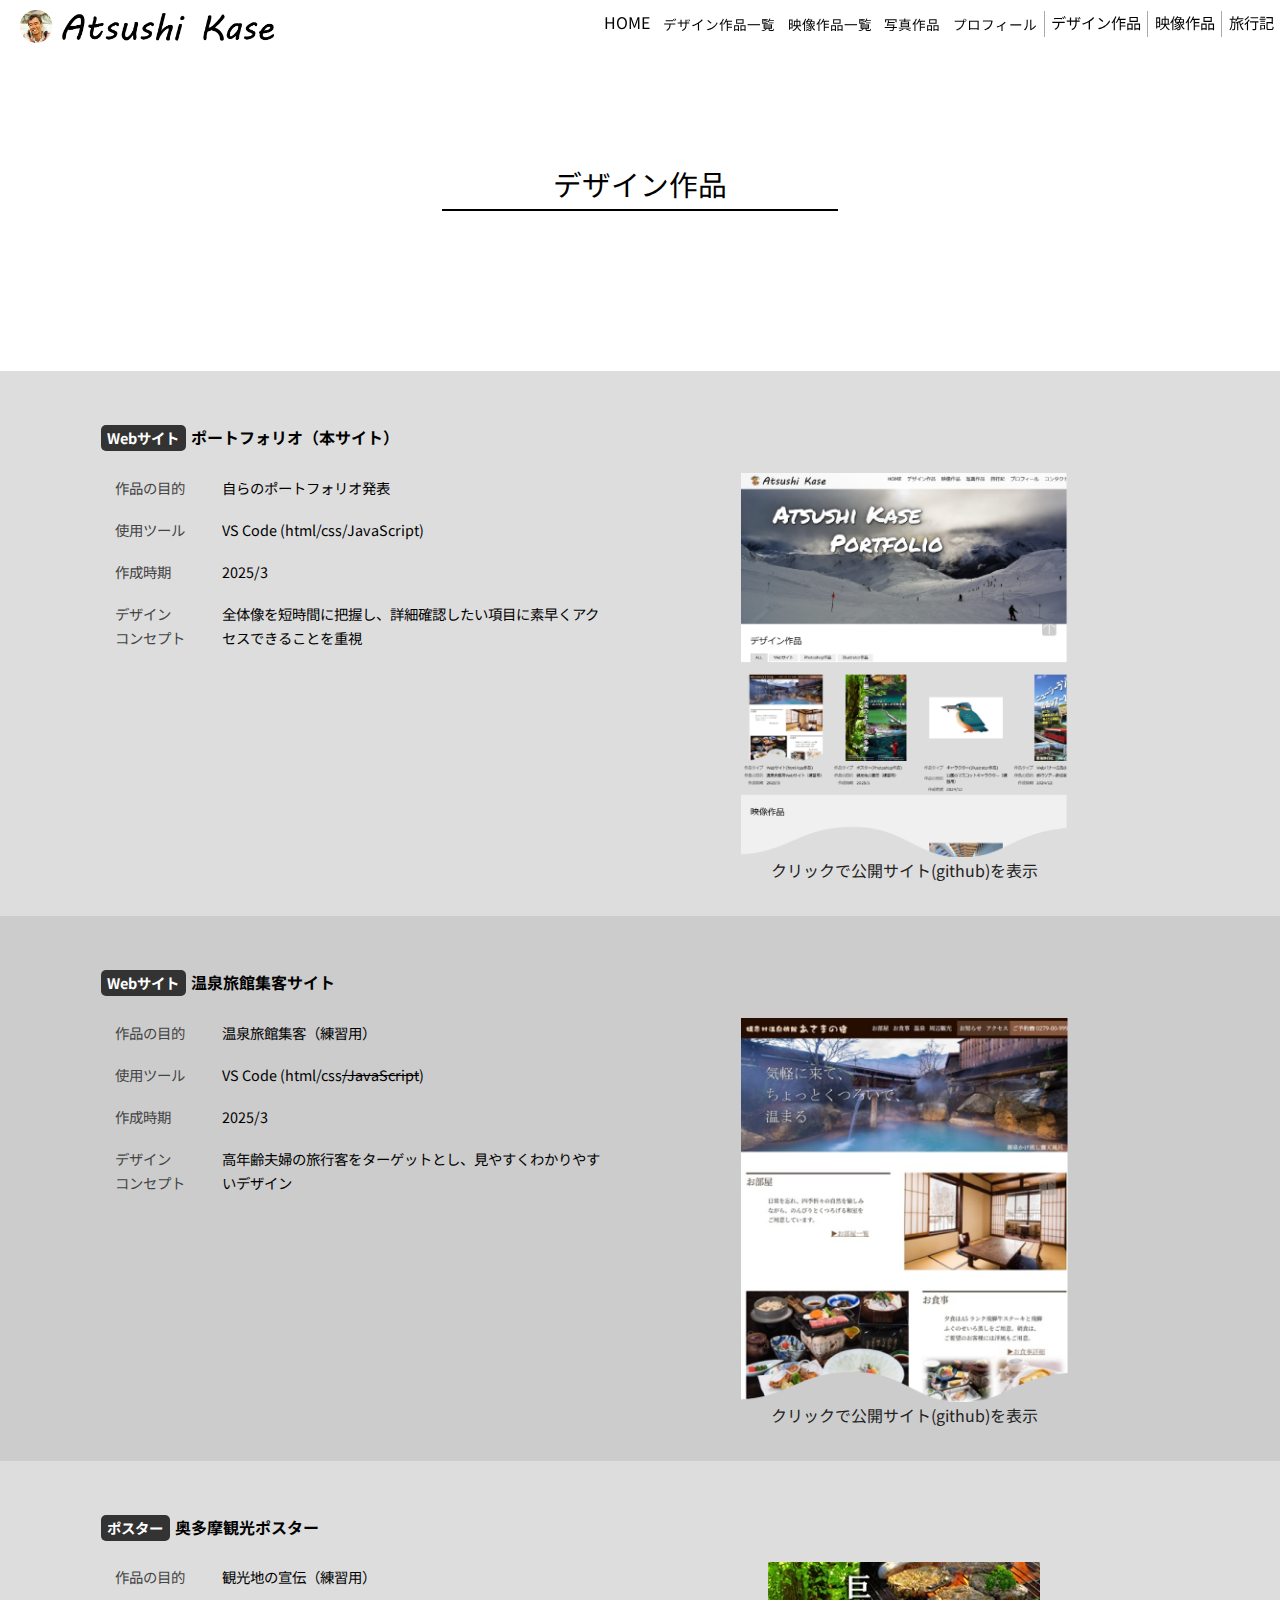
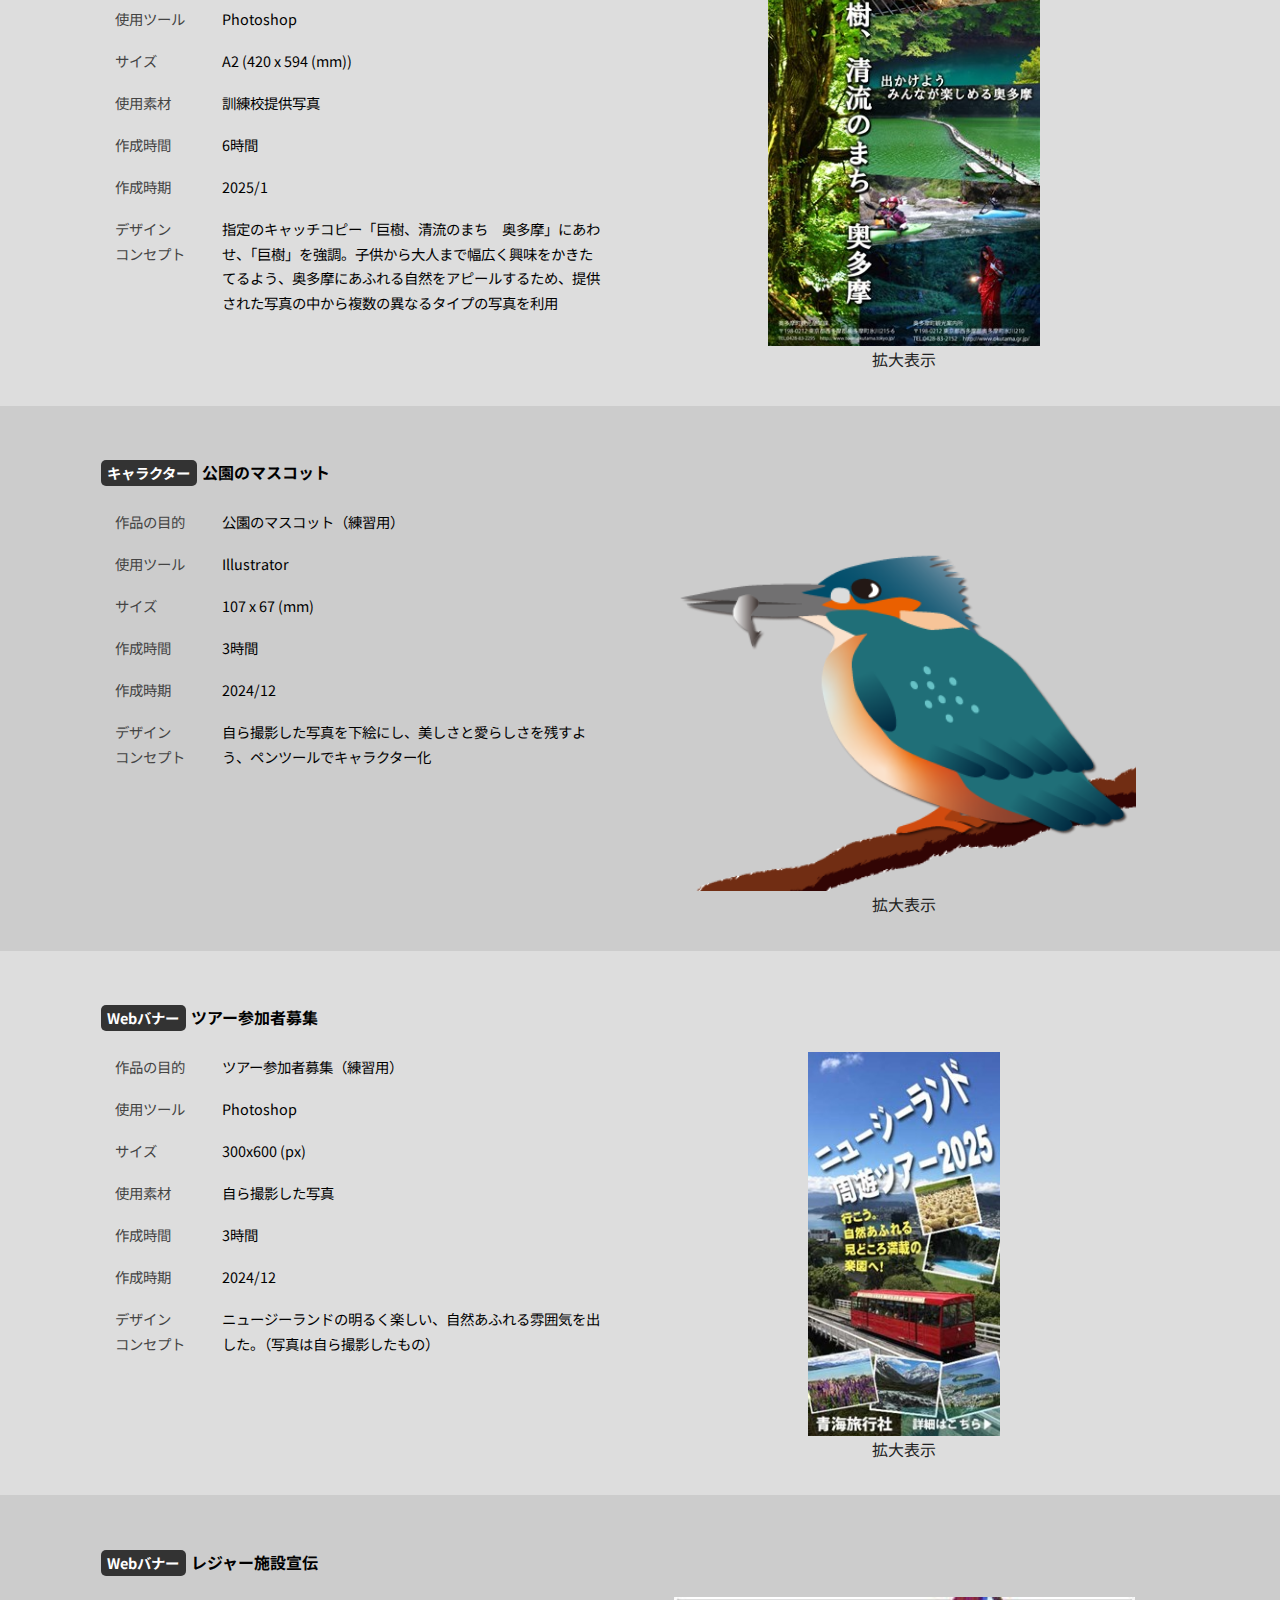
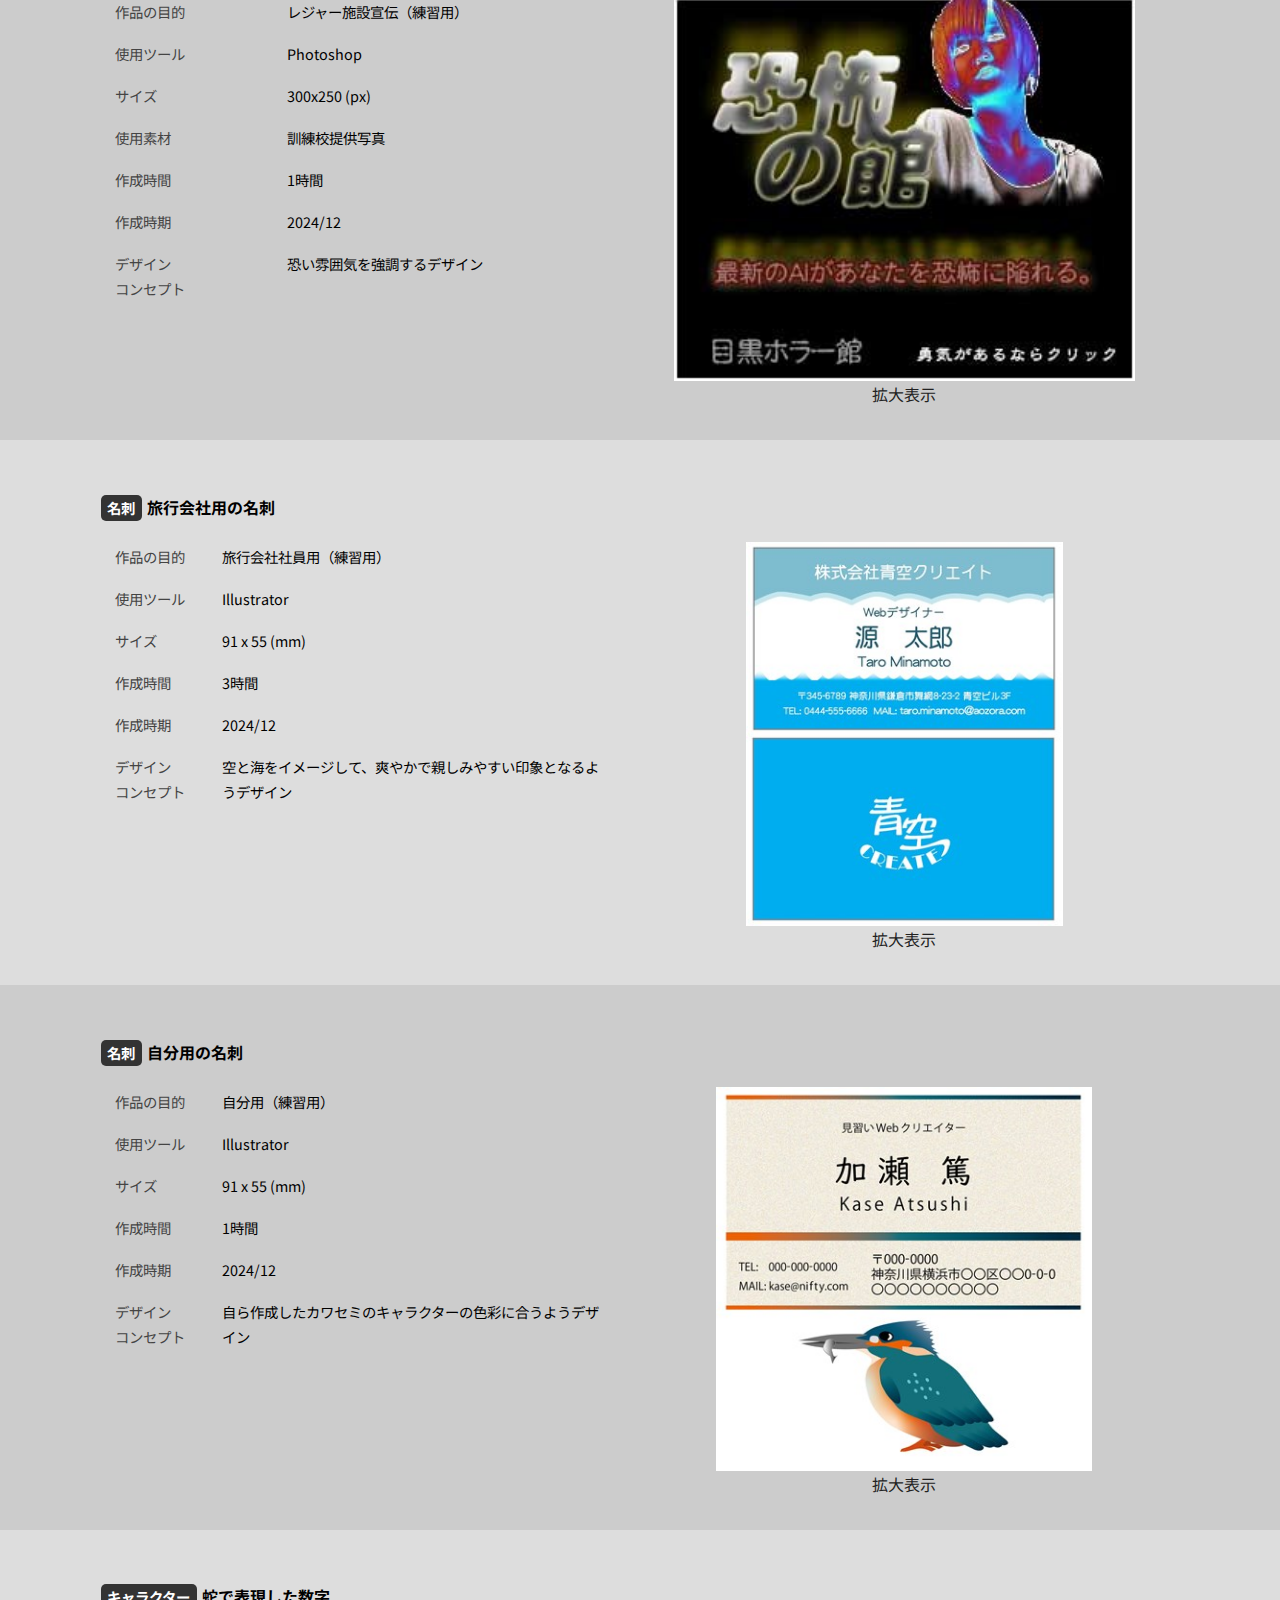
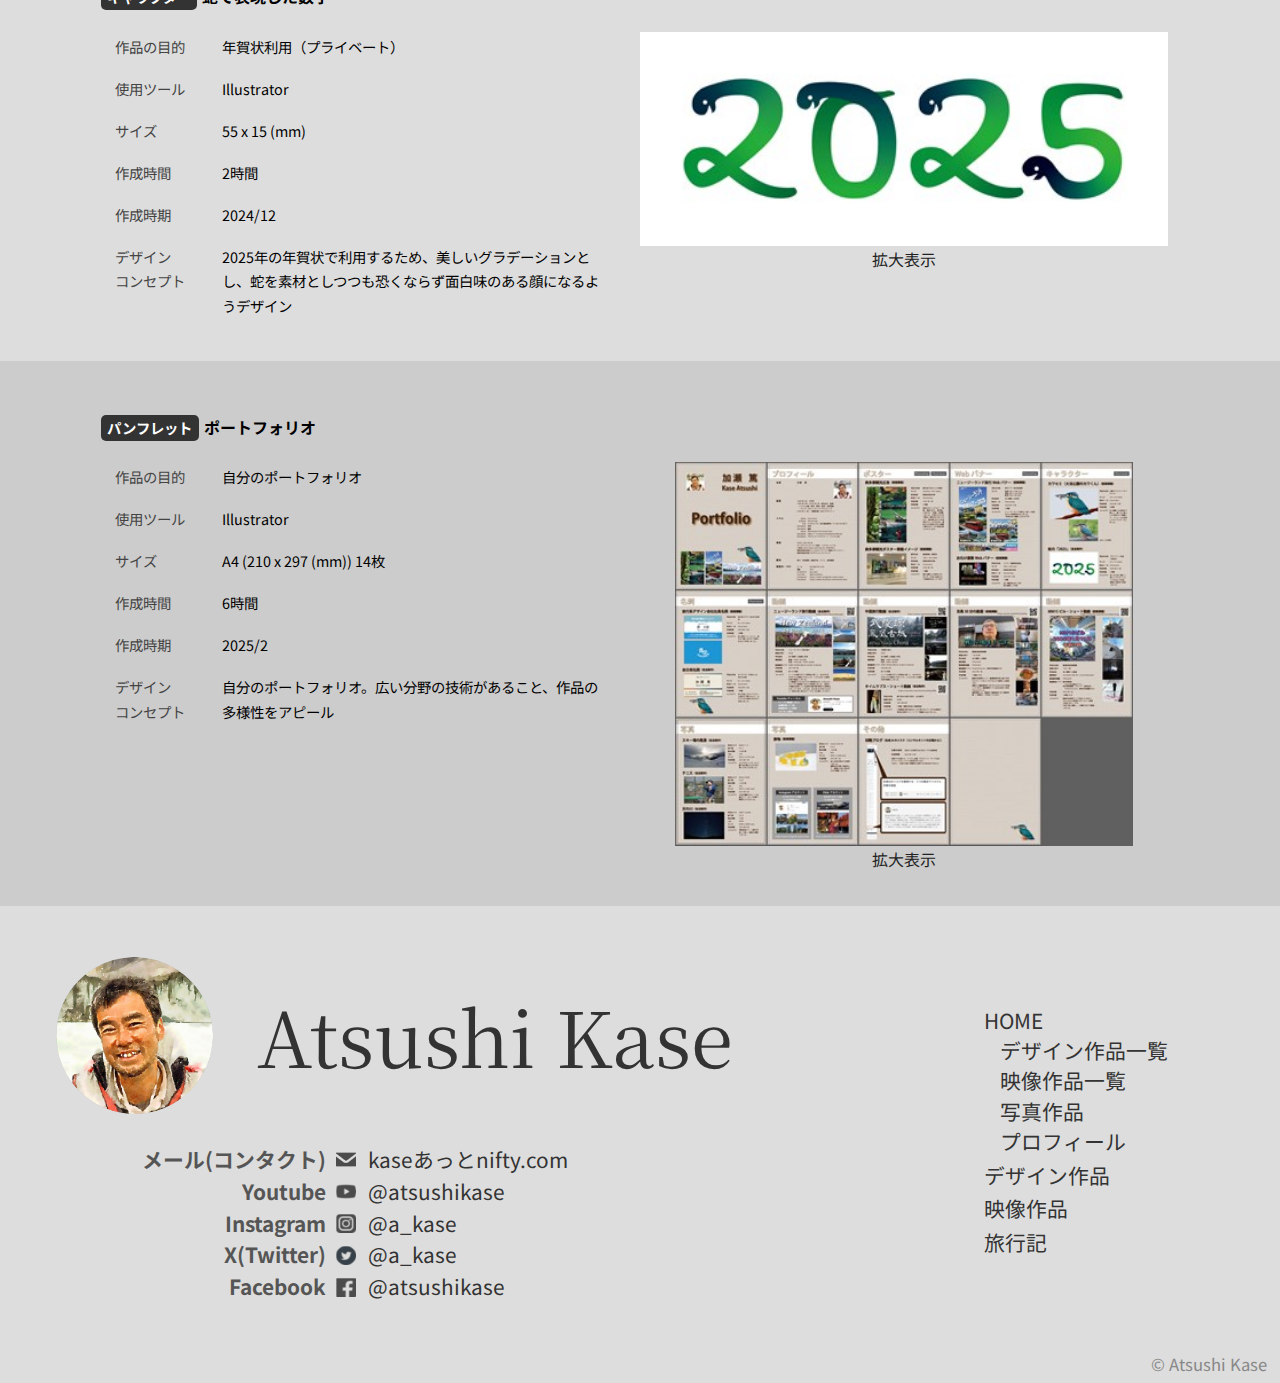
<file: design.html>
<!DOCTYPE html>
<html lang="ja">
<head>
    <meta charset="UTF-8">
    <meta name="viewport" content="width=device-width,initial-scale=1.0">
    <meta name="description" content="Atsushi Kase's Portfolio Site">
    <title>Atsushi Kase Portfolio Site</title>
    <link rel="stylesheet" href="css/normalize.css"><!--ブラウザ種類ごとの違いをなくす https://necolas.github.io/normalize.css/ -->
    <link rel="stylesheet" href="css/style.css">
    <link rel="stylesheet" href="css/header.css">
    <link rel="stylesheet" href="css/footer.css">
    <link rel="stylesheet" href="css/page_design.css">

    <!-- for Webフォント(Google Fonts) -->
    <link rel="preconnect" href="https://fonts.googleapis.com">
    <link rel="preconnect" href="https://fonts.gstatic.com" crossorigin>
    <link href="https://fonts.googleapis.com/css2?family=Noto+Sans+JP:wght@100..900&family=Noto+Serif+JP:wght@200..900&family=Permanent+Marker&display=swap" rel="stylesheet">
    <!--link href="https://fonts.googleapis.com/css2?family=Noto+Sans:ital,wght@0,100..900;1,100..900&family=Noto+Serif:ital,wght@0,100..900;1,100..900&family=Permanent+Marker&display=swap" rel="stylesheet"-->
    <!--link href="https://fonts.googleapis.com/css2?family=Murecho:wght@100..900&family=Noto+Sans+JP:wght@100..900&family=Noto+Serif+JP:wght@200..900&family=Permanent+Marker&family=Yusei+Magic&family=Zen+Kurenaido&display=swap" rel="stylesheet"-->

    <!-- Google tag (gtag.js) -->
    <script async src="https://www.googletagmanager.com/gtag/js?id=G-FW5JR3QXHZ"></script>
    <script>
        window.dataLayer = window.dataLayer || [];
        function gtag(){dataLayer.push(arguments);}
        gtag('js', new Date());

        gtag('config', 'G-FW5JR3QXHZ');
    </script>

</head>
<body>
    <header>
        <h1><a href="index.html"><img src="images/logo_face_name_MVboli1.png" alt="Atsushi Kase's Portfolio Site"></a></h1>
        <nav>
            <ul class="pc_menu">
                <li><a href="index.html">HOME</a></li>
                <li class="nav_item1"><a href="index.html#design">デザイン作品一覧</a></li>
                <li class="nav_item1"><a href="index.html#movie">映像作品一覧</a></li>
                <li class="nav_item1"><a href="index.html#photo">写真作品</a></li>
                <li class="nav_item1"><a href="index.html#about">プロフィール</a></li>
                <li class="nav_item2"><a href="design.html">デザイン作品</a></li>
                <li class="nav_item2"><a href="movie.html">映像作品</a></li>
                <li class="nav_item2"><a href="travellog.html">旅行記</a></li>
            </ul>
           <!-- ハンバーガーメニューの表示・非表示を切り替えるチェックボックス -->
           <input id="drawer_input" class="drawer_hidden" type="checkbox">
           <!-- ハンバーガーアイコン -->
           <label for="drawer_input" class="drawer_open"><span></span></label>
           <!-- ハンバーガー内メニュー -->
           <div class="drawer_nav_content">
                <ul class="drawer_nav_list">
                    <li class="drawer_nav_item"><a href="index.html">HOME</a></li>
                    <div class="drawer_nav_menu1">
                        <li class="drawer_nav_item"><a href="index.html#design">デザイン作品一覧</a></li>
                        <li class="drawer_nav_item"><a href="index.html#movie">映像作品一覧</a></li>
                        <li class="drawer_nav_item"><a href="index.html#photo">写真作品</a></li>
                        <li class="drawer_nav_item"><a href="index.html#about">プロフィール</a></li>
                    </div>
                    <div class="drawer_nav_menu2">
                        <li class="drawer_nav_item"><a href="design.html">デザイン作品</a></li>
                        <li class="drawer_nav_item"><a href="movie.html">映像作品</a></li>
                        <li class="drawer_nav_item"><a href="travellog.html">旅行記</a></li>
                    </div>
                </ul>
            </div>
        </nav>
    </header>
    
<main>
    <h2 class="categorypage_title">デザイン作品</h2>
    <section class="design_section">
        <h4 class="design_title"><span class="design_type">Webサイト</span>ポートフォリオ（本サイト）</h4>
        <div class="design_detail">
            <div class="design_image">
                <a href="https://atsushikase.github.io/portfolio/" target="_blank">
                <img src="images/thums/webpage_myportfolio_x400.png" alt="ポートフォリオ（本サイト）">クリックで公開サイト(github)を表示</a>
            </div>
            <table class="design_note">
                <tr><th>作品の目的</th><td>自らのポートフォリオ発表</td></tr>
                <tr><th>使用ツール</th><td>VS Code (html/css/JavaScript)</td></tr>
                <tr><th>作成時期</th><td>2025/3</td></tr>
                <tr><th>デザイン<br>コンセプト</th><td>全体像を短時間に把握し、詳細確認したい項目に素早くアクセスできることを重視</td></tr>
            </table>
        </div>
    </section>
    <section class="design_section">
        <h4 class="design_title"><span class="design_type">Webサイト</span>温泉旅館集客サイト</h4>
        <div class="design_detail">
            <!-- <span class="work_type">Webサイト(html/css作品)<span class="work_year">2025年</span></span> -->
            <div class="design_image">
                <a href="https://atsushikase.github.io/web-sample-onsen/" target="_blank">
                <img src="images/thums/webpage_onsen_x400.png" alt="Webサイト">クリックで公開サイト(github)を表示</a><!--公開サイト(github)へのリンク-->
            </div>
            <table class="design_note">
                <tr><th>作品の目的</th><td>温泉旅館集客（練習用）</td></tr>
                <tr><th>使用ツール</th><td>VS Code (html/css<del>/JavaScript</del>)</td></tr>
                <tr><th>作成時期</th><td>2025/3</td></tr>
                <tr><th>デザイン<br>コンセプト</th><td>高年齢夫婦の旅行客をターゲットとし、見やすくわかりやすいデザイン</td></tr>
            </table>
            <!-- <span class="work_comment">高年齢夫婦の旅行客をターゲットとし、<br>見やすくわかりやすいデザインとした</span> -->
        </div>
    </section>

    <section class="design_section">
        <h4 class="design_title"><span class="design_type">ポスター</span>奥多摩観光ポスター</h4>
        <div class="design_detail">
            <!-- <span class="work_type">Photoshop作品<span class="work_year">2025年</span></span> -->
            <div class="design_image">
                <a href="#modal-01" class="modal-button"><img src="images/thums/poster_okutamax400.jpg" alt="ポスター">拡大表示</a>
            </div>
            <table class="design_note">
                <tr><th>作品の目的</th><td>観光地の宣伝（練習用）</td></tr>
                <tr><th>使用ツール</th><td>Photoshop</td></tr>
                <tr><th>サイズ</th><td>A2 (420 x 594 (mm))</td></tr>
                <tr><th>使用素材</th><td>訓練校提供写真</td></tr>
                <tr><th>作成時間</th><td>6時間</td></tr>
                <tr><th>作成時期</th><td>2025/1</td></tr>
                <tr><th>デザイン<br>コンセプト</th><td>指定のキャッチコピー「巨樹、清流のまち　奥多摩」にあわせ、「巨樹」を強調。子供から大人まで幅広く興味をかきたてるよう、奥多摩にあふれる自然をアピールするため、提供された写真の中から複数の異なるタイプの写真を利用</td></tr>
            </table>
            <!-- <span class="work_comment">職業訓練所提供の写真素材のみを利用し、指定のキャッチコピーに合うようデザイン</span> -->
            <div class="modal-wrapper" id="modal-01">
                <a href="#!" class="modal-overlay"></a>
                <div class="modal-window">
                    <!--div class="modal-content"-->
                        <!--p class="modal_title">モーダルの中身</p-->
                        <a href="#!"><img src="images/poster_okutama544x768.jpg"></a>
                    <!--/div-->
                    <!--a href="#!" class="modal-close"><i class="far fa-times-circle"></i></a クローズアイコン（フォントが必要）-->
                </div>
            </div>                
        </div>
    </section>
    <section class="design_section">
        <h4 class="design_title"><span class="design_type">キャラクター</span>公園のマスコット</h4>
        <div class="design_detail">
            <!-- <span class="work_type">Illustrator作品<span class="work_year">2024年</span></span> -->
            <div class="design_image">
                <a href="#modal-02" class="modal-button"><img src="images/thums/kawakun_eda400x331.png" alt="キャラクター">拡大表示</a>
            </div>
            <table class="design_note">
                <!-- <tr><th>作品タイプ</th><td>キャラクター(Illustrator作品)</td></tr> -->
                <tr><th>作品の目的</th><td>公園のマスコット（練習用）</td></tr>
                <tr><th>使用ツール</th><td>Illustrator</td></tr>
                <tr><th>サイズ</th><td>107 x 67 (mm)</td></tr>
                <!-- <tr><th>使用素材</th><td>訓練校提供写真</td></tr> -->
                <tr><th>作成時間</th><td>3時間</td></tr>
                <tr><th>作成時期</th><td>2024/12</td></tr>
                <tr><th>デザイン<br>コンセプト</th><td>自ら撮影した写真を下絵にし、美しさと愛らしさを残すよう、ペンツールでキャラクター化</td></tr>
            </table>
            <!-- <span class="work_comment">自ら撮影した写真を下絵にし、美しさと愛らしさを残すよう、ペンツールでデザイン</span> -->
            <div class="modal-wrapper" id="modal-02"><a href="#!" class="modal-overlay"></a>
                <div class="modal-window"><a href="#!"><img src="images/kawakun_eda1457x1080.png"></a></div>
            </div>            
        </div>
    </section>

    <section class="design_section">
            <!-- <span class="work_type">Photoshop作品<span class="work_year">2024年</span></span> -->
            <h4 class="design_title"><span class="design_type">Webバナー</span>ツアー参加者募集</h4>
        <div class="design_detail">
            <div class="design_image">
                <a href="#modal-03" class="modal-button"><img src="images/thums/webbanner_nz_x400.jpg" alt="Webバナー">拡大表示</a>
            </div>
            <table class="design_note">
                <!-- <tr><th>作品タイプ</th><td>Webバナー(Photoshop作品)</td></tr> -->
                <tr><th>作品の目的</th><td>ツアー参加者募集（練習用）</td></tr>
                <tr><th>使用ツール</th><td>Photoshop</td></tr>
                <tr><th>サイズ</th><td>300x600 (px)<!--
                    箱型3 0 0 x 2 5 0 ( p x )
                    横長7 2 8 x 9 0 ( p x )--></td></tr>
                <tr><th>使用素材</th><td>自ら撮影した写真</td></tr>
                <tr><th>作成時間</th><td>3時間</td></tr>
                <tr><th>作成時期</th><td>2024/12</td></tr>
                <tr><th>デザイン<br>コンセプト</th><td>ニュージーランドの明るく楽しい、自然あふれる雰囲気を出した。（写真は自ら撮影したもの）</td></tr>
            </table>
            <!-- <span class="work_comment">明るく楽しい、自然あふれる雰囲気を<br>出した。（写真は自ら撮影したもの）</span> -->
            <div class="modal-wrapper" id="modal-03"><a href="#!" class="modal-overlay"></a>
                <div class="modal-window"><a href="#!"><img src="images/webbanner_nz_300x600.jpg"></a></div>
            </div>            
        </div>
    </section>

    <section class="design_section">
            <!-- <span class="work_type">Photoshop作品<span class="work_year">2024年</span></span> -->
            <h4 class="design_title"><span class="design_type">Webバナー</span>レジャー施設宣伝</h4>
        <div class="design_detail">
            <div class="design_image">
                <a href="#modal-04" class="modal-button"><img src="images/thums/webbanner_horrorx400.jpg" alt="Webバナー">拡大表示</a>
            </div>
            <table class="design_note">
                <tr><th>作品の目的</th><td>レジャー施設宣伝（練習用）</td></tr>
                <tr><th>使用ツール</th><td>Photoshop</td></tr>
                <tr><th>サイズ</th><td>300x250 (px)</td></tr>
                <tr><th>使用素材</th><td>訓練校提供写真</td></tr>
                <tr><th>作成時間</th><td>1時間</td></tr>
                <tr><th>作成時期</th><td>2024/12</td></tr>
                <tr><th>デザイン<br>コンセプト</th><td>恐い雰囲気を強調するデザイン</td></tr>
            </table>
            <!-- <span class="work_comment">恐い雰囲気を強調するデザインとした</span> -->
            <div class="modal-wrapper" id="modal-04"><a href="#!" class="modal-overlay"></a>
                <div class="modal-window"><a href="#!"><img src="images/webbanner_horror300x250.jpg"></a></div>
            </div>            
        </div>
    </section>

    <section class="design_section">
            <!-- <span class="work_type">Illustrator作品<span class="work_year">2024年</span></span> -->
            <h4 class="design_title"><span class="design_type">名刺</span>旅行会社用の名刺</h4>
        <div class="design_detail">
            <div class="design_image">
                <a href="#modal-05" class="modal-button"><img src="images/thums/card_name_aozorax400.jpg" alt="名刺">拡大表示</a>
            </div>
            <table class="design_note">
                <tr><th>作品の目的</th><td>旅行会社社員用（練習用）</td></tr>
                <tr><th>使用ツール</th><td>Illustrator</td></tr>
                <tr><th>サイズ</th><td>91 x 55 (mm)</td></tr>
                <!-- <tr><th>使用素材</th><td>訓練校提供写真</td></tr> -->
                <tr><th>作成時間</th><td>3時間</td></tr>
                <tr><th>作成時期</th><td>2024/12</td></tr>
                <tr><th>デザイン<br>コンセプト</th><td>空と海をイメージして、爽やかで親しみやすい印象となるようデザイン</td></tr>
            </table>
            <!-- <span class="work_comment">空と海をイメージして、爽やかで親しみ<br>やすい印象となるようデザインとした</span> -->
            <div class="modal-wrapper" id="modal-05"><a href="#!" class="modal-overlay"></a>
                <div class="modal-window"><a href="#!"><img src="images/card_name_aozora.png"></a></div>
            </div>            
        </div>
    </section>

    <section class="design_section">
            <!-- <span class="work_type">Illustrator作品<span class="work_year">2024年</span></span> -->
            <h4 class="design_title"><span class="design_type">名刺</span>自分用の名刺</h4>
        <div class="design_detail">
            <div class="design_image">
                <a href="#modal-06" class="modal-button"><img src="images/thums/card_name_kawakunx400.jpg" alt="名刺">拡大表示</a>
            </div>
            <table class="design_note">
                <tr><th>作品の目的</th><td>自分用（練習用）</td></tr>
                <tr><th>使用ツール</th><td>Illustrator</td></tr>
                <tr><th>サイズ</th><td>91 x 55 (mm)</td></tr>
                <!-- <tr><th>使用素材</th><td>訓練校提供写真</td></tr> -->
                <tr><th>作成時間</th><td>1時間</td></tr>
                <tr><th>作成時期</th><td>2024/12</td></tr>
                <tr><th>デザイン<br>コンセプト</th><td>自ら作成したカワセミのキャラクターの色彩に合うようデザイン</td></tr>
            </table>
            <!-- <span class="work_comment">自ら作成したカワセミのキャラクター<br>の色彩に合うようデザインした</span> -->
            <div class="modal-wrapper" id="modal-06"><a href="#!" class="modal-overlay"></a>
                <div class="modal-window"><a href="#!"><img src="images/card_name_kawakun-753x768.jpg"></a></div>
            </div>            
        </div>
    </section>

    <section class="design_section">
            <!-- <span class="work_type">Illustrator作品<span class="work_year">2024年</span></span> -->
            <h4 class="design_title"><span class="design_type">キャラクター</span>蛇で表現した数字</h4>
        <div class="design_detail">
            <div class="design_image">
                <a href="#modal-07" class="modal-button"><img src="images/thums/font2025x400.jpg" alt="キャラクター">拡大表示</a>
            </div>
            <table class="design_note">
                <tr><th>作品の目的</th><td>年賀状利用（プライベート）</td></tr>
                <tr><th>使用ツール</th><td>Illustrator</td></tr>
                <tr><th>サイズ</th><td>55 x 15 (mm)</td></tr>
                <!-- <tr><th>使用素材</th><td>訓練校提供写真</td></tr> -->
                <tr><th>作成時間</th><td>2時間</td></tr>
                <tr><th>作成時期</th><td>2024/12</td></tr>
                <tr><th>デザイン<br>コンセプト</th><td>2025年の年賀状で利用するため、美しいグラデーションとし、蛇を素材としつつも恐くならず面白味のある顔になるようデザイン</td></tr>
            </table>
            <!-- <span class="work_comment">2025年の年賀状で利用するため、蛇を<br>素材としつつも面白味のある表現とした</span> -->
            <div class="modal-wrapper" id="modal-07"><a href="#!" class="modal-overlay"></a>
                <div class="modal-window"><a href="#!"><img src="images/font2025-1995x1335.png"></a></div>
            </div>            
        </div>
    </section>

    <section class="design_section">
        <!-- <span class="work_type">Illustrator作品<span class="work_year">2025年</span></span> -->
        <h4 class="design_title"><span class="design_type">パンフレット</span>ポートフォリオ</h4>
        <div class="design_detail">
            <div class="design_image">
                <a href="#modal-08" class="modal-button"><img src="images/thums/portfoliox400.jpg" alt="パンフレット">拡大表示</a>
            </div>
            <table class="design_note">
                <tr><th>作品の目的</th><td>自分のポートフォリオ</td></tr>
                <tr><th>使用ツール</th><td>Illustrator</td></tr>
                <tr><th>サイズ</th><td>A4 (210 x 297 (mm)) 14枚</td></tr>
                <!-- <tr><th>使用素材</th><td>訓練校提供写真</td></tr> -->
                <tr><th>作成時間</th><td>6時間</td></tr>
                <tr><th>作成時期</th><td>2025/2</td></tr>
                <tr><th>デザイン<br>コンセプト</th><td>自分のポートフォリオ。広い分野の技術があること、作品の多様性をアピール</td></tr>
            </table>
            <!-- <span class="work_comment">自分のポートフォリオ。広い分野の技術<br>があること、作品の多様性をアピール</span> -->
            <div class="modal-wrapper" id="modal-08"><a href="#!" class="modal-overlay"></a>
                <div class="modal-window"><a href="#!"><img src="images/portfolio-915x768.jpg"></a></div>
            </div>            
        </div>
    </section>
</main>
<footer>
    <div class="footer_contents">
        <div class="name_address">
            <div class="mark_name">
                <img src="images/IMG_9018_9188fortwitter_tr400x400en.png"><h2 class="ourname">Atsushi Kase</h2>
            </div>
            <table class="address">
                <tr><th>メール(コンタクト)</td><td><img src="images/icon-rainbow-mail_32x32.png"></td><td>kaseあっとnifty.com</a></td></tr>
                <tr><th>Youtube</th><td><img src="images/icon-rainbow-youtube3_32x32.png"></td><td><a href="https://youtube.com/atsushikase" target="_blank">@atsushikase</a></td></tr>
                <tr><th>Instagram</th><td><img src="images/icon-rainbow-insta3_32x32.png"></td><td><a href="https://www.instagram.com/a_kase/" target="_blank">@a_kase</a></td></tr>
                <tr><th>X(Twitter)</th><td><img src="images/icon-rainbow-twitter1_32x32.png"></td><td><a href="https://x.com/a_kase" target="_blank">@a_kase</a></td></tr>
                <tr><th>Facebook</th><td><img src="images/icon-rainbow-fb3_32x32.png"></td><td><a href="https://www.facebook.com/atsushi.kase/" target="_blank">@atsushikase</a></td></tr>
            </table>
        </div>
        <nav><ul>
            <li class="sitemapmenu_item"><a href="index.html">HOME</a></li>
            <div class="sitemapmenu1">
                <li class="sitemapmenu1_item"><a href="index.html#design">デザイン作品一覧</a></li>
                <li class="sitemapmenu1_item"><a href="index.html#movie">映像作品一覧</a></li>
                <li class="sitemapmenu1_item"><a href="index.html#photo">写真作品</a></li>
                <li class="sitemapmenu1_item"><a href="index.html#about">プロフィール</a></li>
            </div>
            <div class="sitemapmenu2">
                <li class="sitemapmenu2_item"><a href="design.html">デザイン作品</a></li>
                <li class="sitemapmenu2_item"><a href="movie.html">映像作品</a></li>
                <li class="sitemapmenu2_item"><a href="travellog.html">旅行記</a></li>
            </div>
        </ul></nav>
    </div>
    <!-- <ul>
        <li><a href="error.html">サイトマップ</a></li>
        <li><a href="error.html">プライバシーポリシー</a></li>
    </ul> -->
    <p class="copyright"><small>&copy; Atsushi Kase</small></p> <!--サイトの最後であることを感覚的にわかりやすくするには右に配置する-->
</footer>
</body>
</html>
</file>
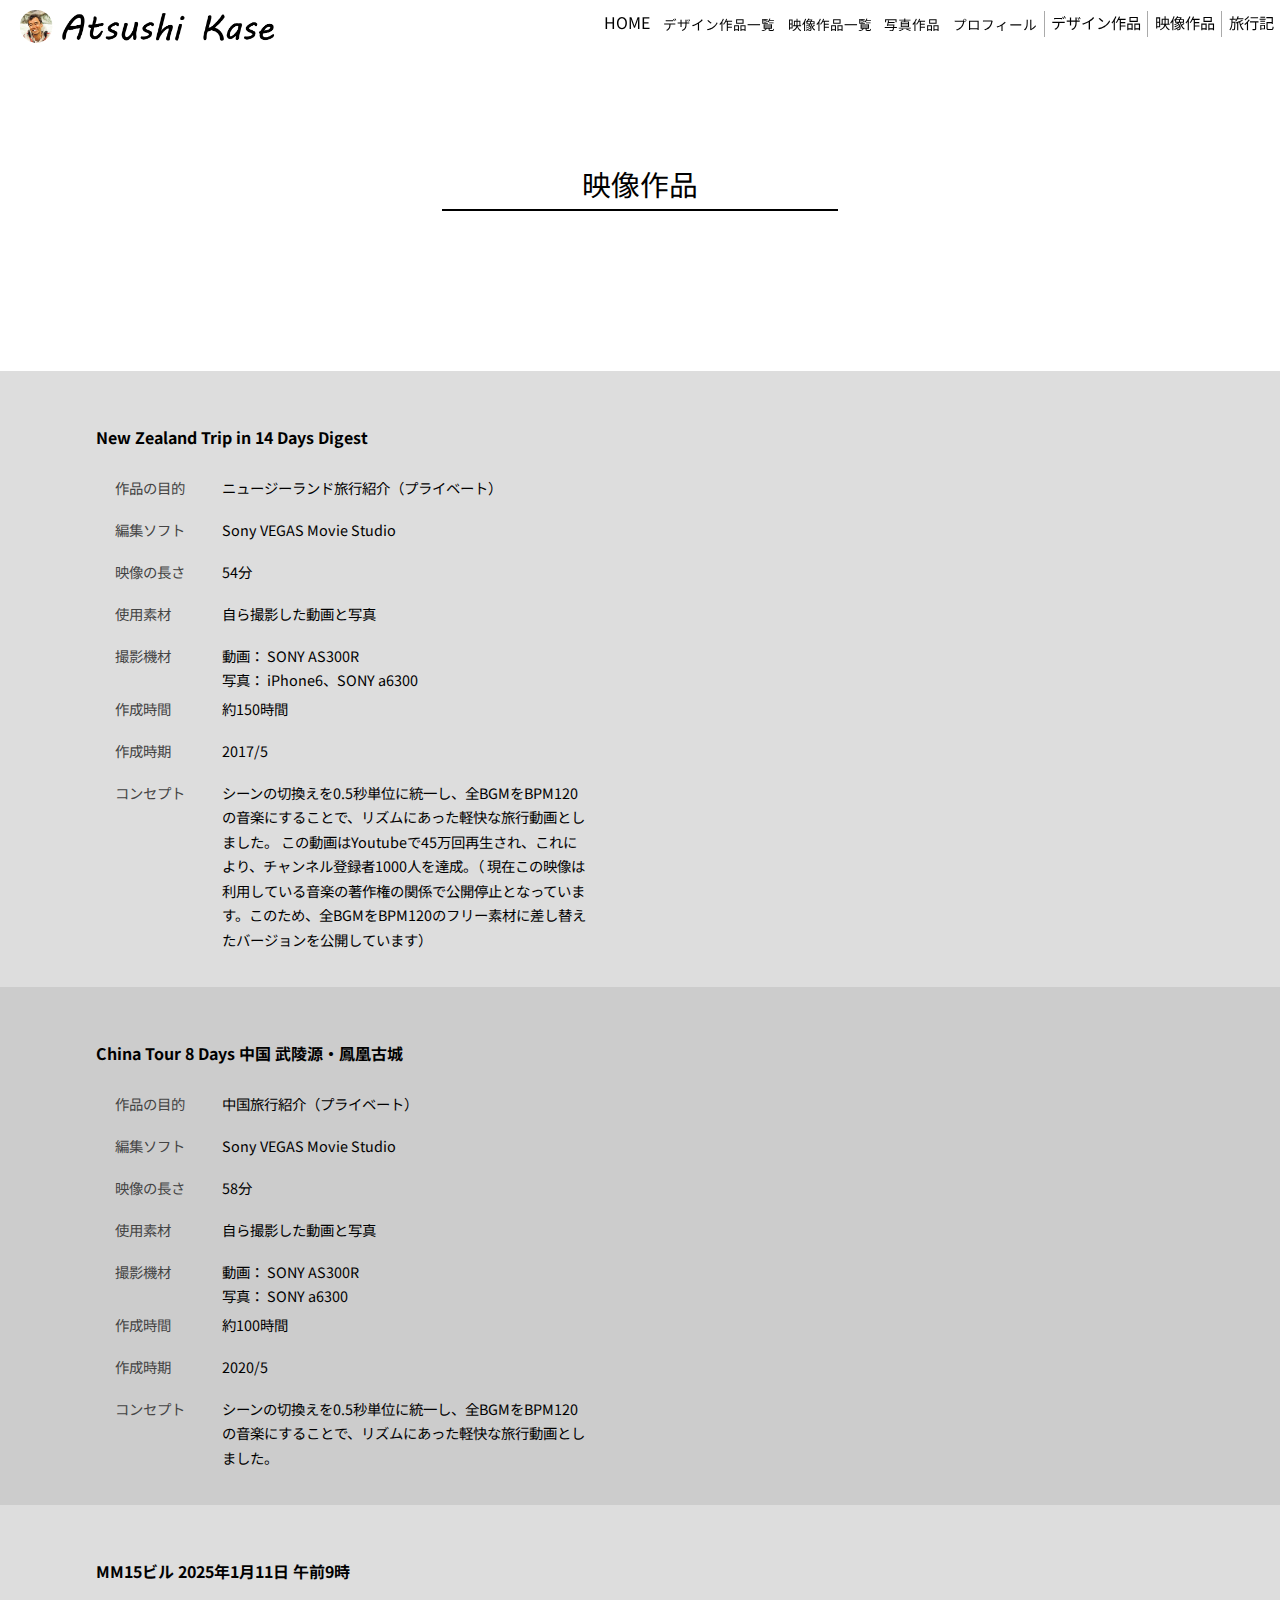
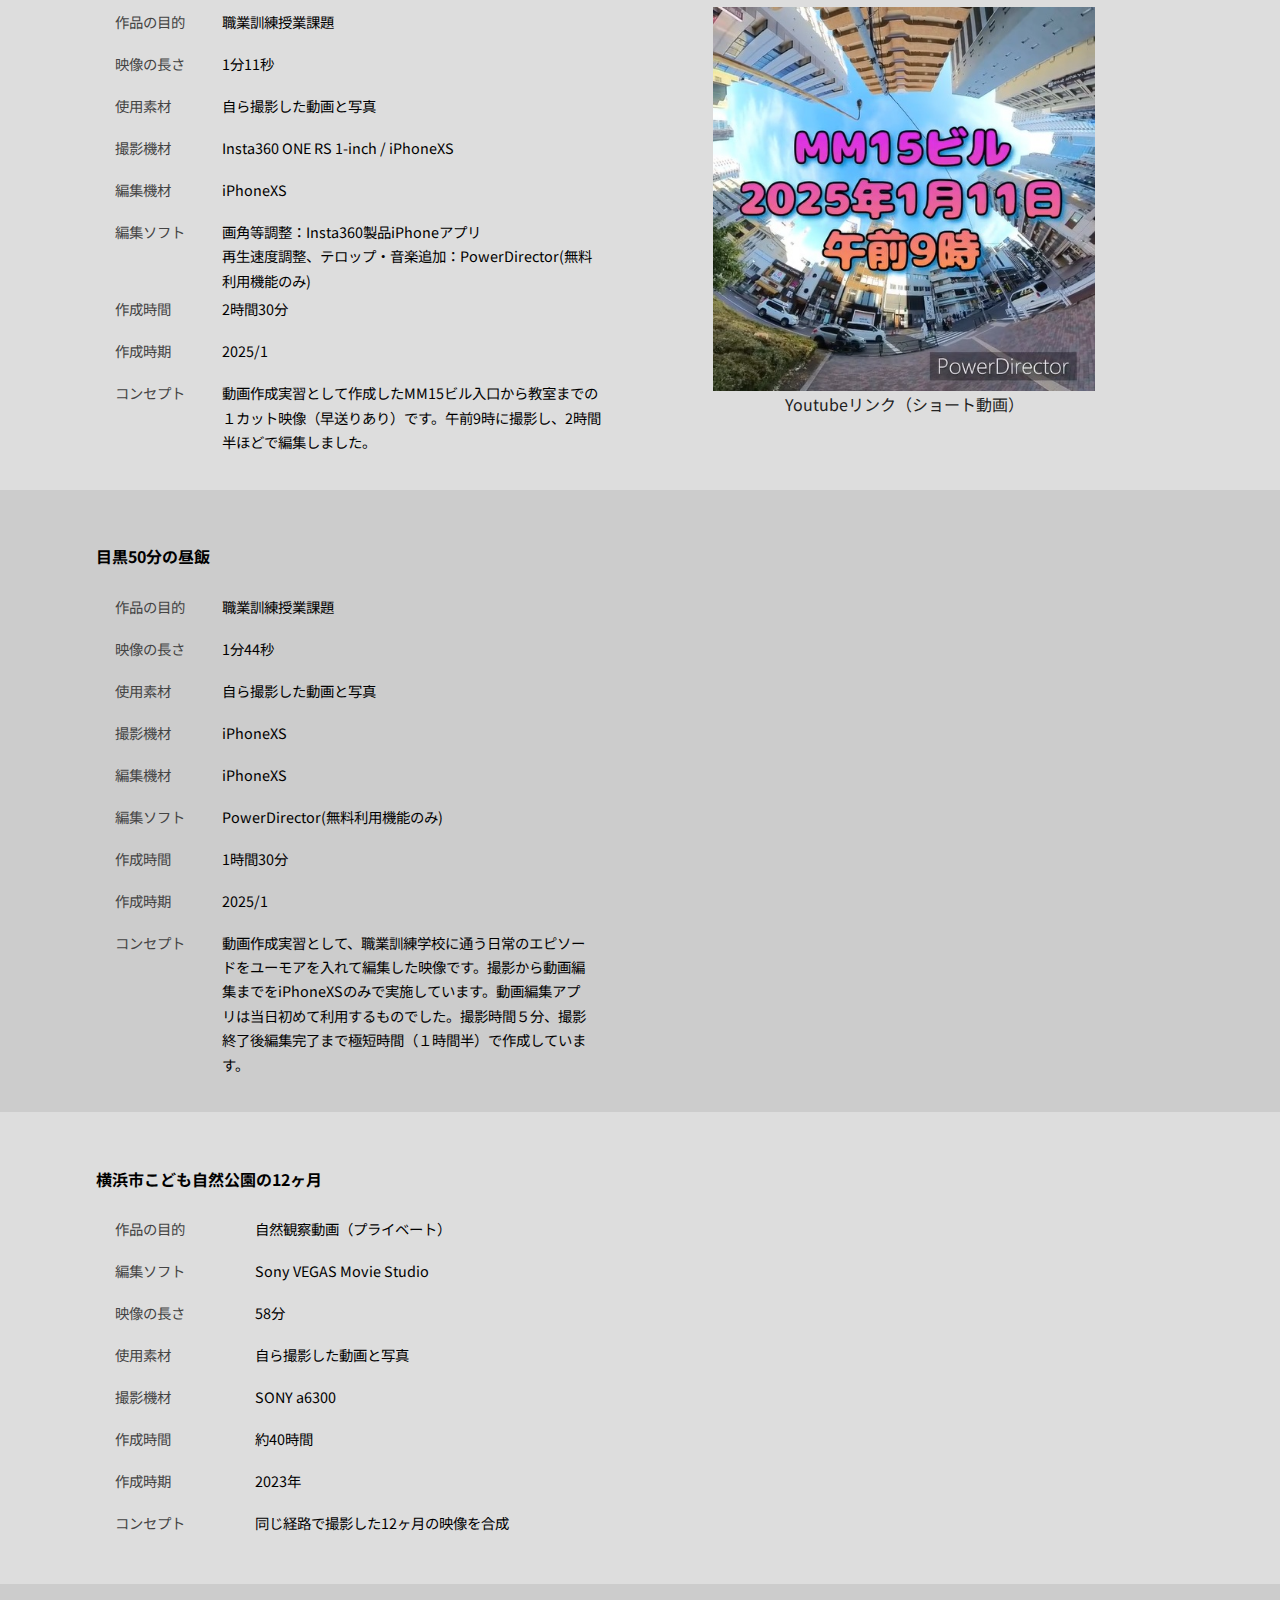
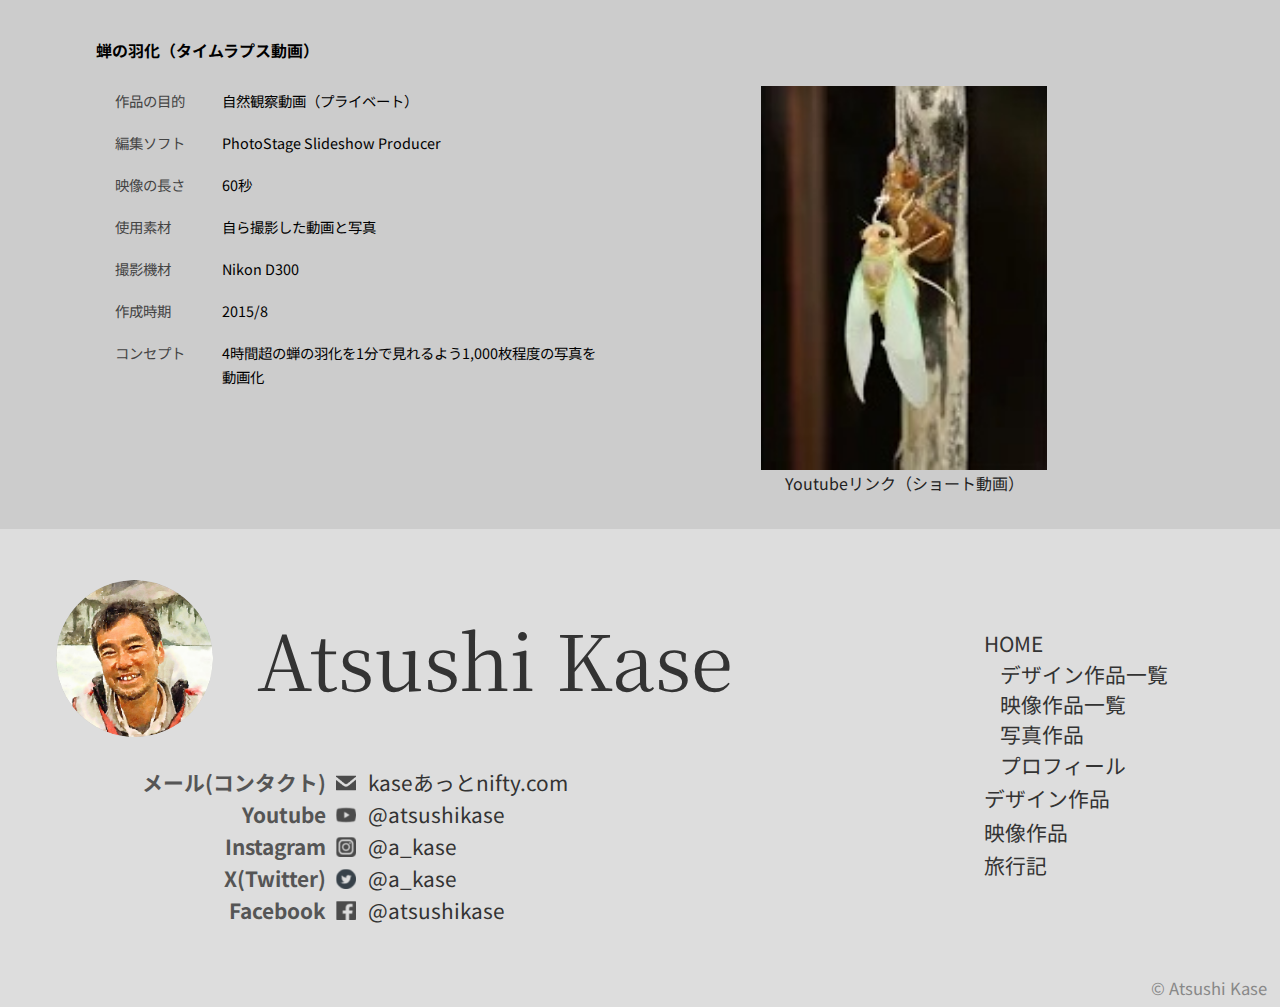
<file: movie.html>
<!DOCTYPE html>
<html lang="ja">
<head>
    <meta charset="UTF-8">
    <meta name="viewport" content="width=device-width,initial-scale=1.0">
    <meta name="description" content="Atsushi Kase's Portfolio Site">
    <title>Atsushi Kase Portfolio Site</title>
    <link rel="stylesheet" href="css/normalize.css"><!--ブラウザ種類ごとの違いをなくす https://necolas.github.io/normalize.css/ -->
    <link rel="stylesheet" href="css/style.css">
    <link rel="stylesheet" href="css/header.css">
    <link rel="stylesheet" href="css/footer.css">
    <link rel="stylesheet" href="css/page_design.css">

    <!-- for Webフォント(Google Fonts) -->
    <link rel="preconnect" href="https://fonts.googleapis.com">
    <link rel="preconnect" href="https://fonts.gstatic.com" crossorigin>
    <link href="https://fonts.googleapis.com/css2?family=Noto+Sans+JP:wght@100..900&family=Noto+Serif+JP:wght@200..900&family=Permanent+Marker&display=swap" rel="stylesheet">
    <!--link href="https://fonts.googleapis.com/css2?family=Noto+Sans:ital,wght@0,100..900;1,100..900&family=Noto+Serif:ital,wght@0,100..900;1,100..900&family=Permanent+Marker&display=swap" rel="stylesheet"-->
    <!--link href="https://fonts.googleapis.com/css2?family=Murecho:wght@100..900&family=Noto+Sans+JP:wght@100..900&family=Noto+Serif+JP:wght@200..900&family=Permanent+Marker&family=Yusei+Magic&family=Zen+Kurenaido&display=swap" rel="stylesheet"-->

    <!-- Google tag (gtag.js) -->
    <script async src="https://www.googletagmanager.com/gtag/js?id=G-FW5JR3QXHZ"></script>
    <script>
        window.dataLayer = window.dataLayer || [];
        function gtag(){dataLayer.push(arguments);}
        gtag('js', new Date());

        gtag('config', 'G-FW5JR3QXHZ');
    </script>
</head>
<body>
    <header>
        <h1><a href="index.html"><img src="images/logo_face_name_MVboli1.png" alt="Atsushi Kase's Portfolio Site"></a></h1>
        <nav>
            <ul class="pc_menu">
                <li><a href="index.html">HOME</a></li>
                <li class="nav_item1"><a href="index.html#design">デザイン作品一覧</a></li>
                <li class="nav_item1"><a href="index.html#movie">映像作品一覧</a></li>
                <li class="nav_item1"><a href="index.html#photo">写真作品</a></li>
                <li class="nav_item1"><a href="index.html#about">プロフィール</a></li>
                <li class="nav_item2"><a href="design.html">デザイン作品</a></li>
                <li class="nav_item2"><a href="movie.html">映像作品</a></li>
                <li class="nav_item2"><a href="travellog.html">旅行記</a></li>
            </ul>
           <!-- ハンバーガーメニューの表示・非表示を切り替えるチェックボックス -->
           <input id="drawer_input" class="drawer_hidden" type="checkbox">
           <!-- ハンバーガーアイコン -->
           <label for="drawer_input" class="drawer_open"><span></span></label>
           <!-- ハンバーガー内メニュー -->
           <div class="drawer_nav_content">
                <ul class="drawer_nav_list">
                    <li class="drawer_nav_item"><a href="index.html">HOME</a></li>
                    <div class="drawer_nav_menu1">
                        <li class="drawer_nav_item"><a href="index.html#design">デザイン作品一覧</a></li>
                        <li class="drawer_nav_item"><a href="index.html#movie">映像作品一覧</a></li>
                        <li class="drawer_nav_item"><a href="index.html#photo">写真作品</a></li>
                        <li class="drawer_nav_item"><a href="index.html#about">プロフィール</a></li>
                    </div>
                    <div class="drawer_nav_menu2">
                        <li class="drawer_nav_item"><a href="design.html">デザイン作品</a></li>
                        <li class="drawer_nav_item"><a href="movie.html">映像作品</a></li>
                        <li class="drawer_nav_item"><a href="travellog.html">旅行記</a></li>
                    </div>
                </ul>
            </div>
        </nav>
    </header>
    
<main>
    <h2 class="categorypage_title">映像作品</h2>
    <section class="design_section">
        <h4 class="design_title">New Zealand Trip in 14 Days Digest</h4>
        <div class="design_detail">
            <iframe class="design_image" src="https://www.youtube.com/embed/ynxxblrok4c?si=dXcYbECAadhdlZfM" title="YouTube video player" frameborder="0" allow="accelerometer; autoplay; clipboard-write; encrypted-media; gyroscope; picture-in-picture; web-share" referrerpolicy="strict-origin-when-cross-origin" allowfullscreen>
            </iframe><!--  width="560" height="315" -->
            <table class="design_note">
                <tr><th>作品の目的</th><td>ニュージーランド旅行紹介（プライベート）</td></tr>
                <tr><th>編集ソフト</th><td>Sony VEGAS Movie Studio</td></tr>
                <tr><th>映像の長さ</th><td>54分</td></tr>
                <tr><th>使用素材</th><td>自ら撮影した動画と写真</td></tr>
                <tr><th>撮影機材</th><td>動画： SONY AS300R<br>写真： iPhone6、SONY a6300</td></tr>
                <tr><th>作成時間</th><td>約150時間</td></tr>
                <tr><th>作成時期</th><td>2017/5</td></tr>
                <tr><th>コンセプト</th><td>シーンの切換えを0.5秒単位に統一し、全BGMをBPM120の音楽にすることで、リズムにあった軽快な旅行動画としました。
                    この動画はYoutubeで45万回再生され、これにより、チャンネル登録者1000人を達成。（ 現在この映像は利用している音楽の著作権の関係で公開停止となっています。このため、全BGMをBPM120のフリー素材に差し替えたバージョンを公開しています）</td></tr>
            </table>
        </div>
        <!-- <div class="design_image">
                <a href="https://youtu.be/ynxxblrok4c" target="_blank"><img src="images/thums/nz14days-i.jpg" alt="New Zealand Trip in 14 Days Digest"></a>
        </div> -->
    </section>
    <section class="design_section">
        <h4 class="design_title">China Tour 8 Days 中国 武陵源・鳳凰古城</h4>
        <div class="design_detail">
            <!-- <div class="design_image">
                <a href="https://youtu.be/EnOi9myeHD0" target="_blank"><img src="images/thums/china-wulingyuan.jpg" alt="China Tour 8 Days 中国 武陵源・鳳凰古城"></a>
            </div> -->
            <iframe class="design_image" src="https://www.youtube.com/embed/EnOi9myeHD0?si=nO_9iU3qmj7FhfRV" title="YouTube video player" frameborder="0" allow="accelerometer; autoplay; clipboard-write; encrypted-media; gyroscope; picture-in-picture; web-share" referrerpolicy="strict-origin-when-cross-origin" allowfullscreen>
            </iframe>
            <table class="design_note">
                <tr><th>作品の目的</th><td>中国旅行紹介（プライベート）</td></tr>
                <tr><th>編集ソフト</th><td>Sony VEGAS Movie Studio</td></tr>
                <tr><th>映像の長さ</th><td>58分</td></tr>
                <tr><th>使用素材</th><td>自ら撮影した動画と写真</td></tr>
                <tr><th>撮影機材</th><td>動画： SONY AS300R<br>写真： SONY a6300</td></tr>
                <tr><th>作成時間</th><td>約100時間</td></tr>
                <tr><th>作成時期</th><td>2020/5</td></tr>
                <tr><th>コンセプト</th><td>シーンの切換えを0.5秒単位に統一し、全BGMをBPM120の音楽にすることで、リズムにあった軽快な旅行動画としました。</td></tr>
            </table>
        </div>
    </section>
    <section class="design_section">
        <h4 class="design_title">MM15ビル 2025年1月11日 午前9時</h4>
        <div class="design_detail">
            <div class="design_image">
                <a href="https://www.youtube.com/shorts/cm0aSlJfLhg" target="_blank"><img src="images/thums/mm15m.jpg" alt="MM15ビル 2025年1月11日 午前9時">Youtubeリンク（ショート動画）</a><!--Youtubeリンク</a-->
            </div>
            <table class="design_note">
                <tr><th>作品の目的</th><td>職業訓練授業課題</td></tr>
                <tr><th>映像の長さ</th><td>1分11秒</td></tr>
                <tr><th>使用素材</th><td>自ら撮影した動画と写真</td></tr>
                <tr><th>撮影機材</th><td>Insta360 ONE RS 1-inch / iPhoneXS</td></tr>
                <tr><th>編集機材</th><td>iPhoneXS</td></tr>
                <tr><th>編集ソフト</th><td>画角等調整：Insta360製品iPhoneアプリ<br>再生速度調整、テロップ・音楽追加：PowerDirector(無料利用機能のみ)</td></tr>
                <tr><th>作成時間</th><td>2時間30分</td></tr>
                <tr><th>作成時期</th><td>2025/1</td></tr>
                <tr><th>コンセプト</th><td>動画作成実習として作成したMM15ビル入口から教室までの１カット映像（早送りあり）です。午前9時に撮影し、2時間半ほどで編集しました。</td></tr>
            </table>
        </div>
    </section>
    <section class="design_section">
        <h4 class="design_title">目黒50分の昼飯</h4>
        <div class="design_detail">
            <!-- <div class="design_image">
                <a href="https://youtu.be/Ao4TLxuwQ6g" target="_blank"><img src="images/thums/meguro50min.webp" alt="映像作品４"></a>
            </div> -->
            <iframe class="design_image" src="https://www.youtube.com/embed/Ao4TLxuwQ6g?si=UUcQUFOqCB-O3Mee" title="YouTube video player" frameborder="0" allow="accelerometer; autoplay; clipboard-write; encrypted-media; gyroscope; picture-in-picture; web-share" referrerpolicy="strict-origin-when-cross-origin" allowfullscreen></iframe>
            <table class="design_note">
                <tr><th>作品の目的</th><td>職業訓練授業課題</td></tr>
                <tr><th>映像の長さ</th><td>1分44秒</td></tr>
                <tr><th>使用素材</th><td>自ら撮影した動画と写真</td></tr>
                <tr><th>撮影機材</th><td>iPhoneXS</td></tr>
                <tr><th>編集機材</th><td>iPhoneXS</td></tr>
                <tr><th>編集ソフト</th><td>PowerDirector(無料利用機能のみ)</td></tr>
                <tr><th>作成時間</th><td>1時間30分</td></tr>
                <tr><th>作成時期</th><td>2025/1</td></tr>
                <tr><th>コンセプト</th><td>動画作成実習として、職業訓練学校に通う日常のエピソードをユーモアを入れて編集した映像です。撮影から動画編集までをiPhoneXSのみで実施しています。動画編集アプリは当日初めて利用するものでした。撮影時間５分、撮影終了後編集完了まで極短時間（１時間半）で作成しています。</td></tr>
            </table>
        </div>
    </section>
    <section class="design_section">
        <h4 class="design_title">横浜市こども自然公園の12ヶ月</h4>
        <div class="design_detail">
            <!-- <div class="design_image">
                <a href="https://youtu.be/fxklP9dzjlE" target="_blank"><img src="images/thums/ooike12month.webp" alt="映像作品４"></a>
            </div> -->
            <iframe class="design_image" src="https://www.youtube.com/embed/fxklP9dzjlE?si=6qxhYu7YXngyRIhn" title="YouTube video player" frameborder="0" allow="accelerometer; autoplay; clipboard-write; encrypted-media; gyroscope; picture-in-picture; web-share" referrerpolicy="strict-origin-when-cross-origin" allowfullscreen></iframe>
            <table class="design_note">
                <tr><th>作品の目的</th><td>自然観察動画（プライベート）</td></tr>
                <tr><th>編集ソフト</th><td>Sony VEGAS Movie Studio</td></tr>
                <tr><th>映像の長さ</th><td>58分</td></tr>
                <tr><th>使用素材</th><td>自ら撮影した動画と写真</td></tr>
                <tr><th>撮影機材</th><td>SONY a6300</td></tr>
                <tr><th>作成時間</th><td>約40時間</td></tr>
                <tr><th>作成時期</th><td>2023年</td></tr>
                <tr><th>コンセプト</th><td>同じ経路で撮影した12ヶ月の映像を合成</td></tr>
            </table>
        </div>
    </section>
    <section class="design_section">
        <h4 class="design_title">蝉の羽化（タイムラプス動画）</h4>
        <div class="design_detail">
            <div class="design_image">
                <a href="https://www.youtube.com/shorts/xufk6ujsD80" target="_blank"><img src="images/thums/semi2short.jpg" alt="蝉の羽化（タイムラプス動画）">Youtubeリンク（ショート動画）</a>
            </div>
            <table class="design_note">
                <tr><th>作品の目的</th><td>自然観察動画（プライベート）</td></tr>
                <tr><th>編集ソフト</th><td>PhotoStage Slideshow Producer</td></tr>
                <tr><th>映像の長さ</th><td>60秒</td></tr>
                <tr><th>使用素材</th><td>自ら撮影した動画と写真</td></tr>
                <tr><th>撮影機材</th><td>Nikon D300</td></tr>
                <!-- <tr><th>作成時間</th><td>約40時間</td></tr> -->
                <tr><th>作成時期</th><td>2015/8</td></tr>
                <tr><th>コンセプト</th><td>4時間超の蝉の羽化を1分で見れるよう1,000枚程度の写真を動画化</td></tr>
            </table>
        </div>
    </section>
</main>
<footer>
    <div class="footer_contents">
        <div class="name_address">
            <div class="mark_name">
                <img src="images/IMG_9018_9188fortwitter_tr400x400en.png"><h2 class="ourname">Atsushi Kase</h2>
            </div>
            <table class="address">
                <tr><th>メール(コンタクト)</td><td><img src="images/icon-rainbow-mail_32x32.png"></td><td>kaseあっとnifty.com</a></td></tr>
                <tr><th>Youtube</th><td><img src="images/icon-rainbow-youtube3_32x32.png"></td><td><a href="https://youtube.com/atsushikase" target="_blank">@atsushikase</a></td></tr>
                <tr><th>Instagram</th><td><img src="images/icon-rainbow-insta3_32x32.png"></td><td><a href="https://www.instagram.com/a_kase/" target="_blank">@a_kase</a></td></tr>
                <tr><th>X(Twitter)</th><td><img src="images/icon-rainbow-twitter1_32x32.png"></td><td><a href="https://x.com/a_kase" target="_blank">@a_kase</a></td></tr>
                <tr><th>Facebook</th><td><img src="images/icon-rainbow-fb3_32x32.png"></td><td><a href="https://www.facebook.com/atsushi.kase/" target="_blank">@atsushikase</a></td></tr>
            </table>
        </div>
        <nav><ul>
            <li class="sitemapmenu_item"><a href="index.html">HOME</a></li>
            <div class="sitemapmenu1">
                <li class="sitemapmenu1_item"><a href="index.html#design">デザイン作品一覧</a></li>
                <li class="sitemapmenu1_item"><a href="index.html#movie">映像作品一覧</a></li>
                <li class="sitemapmenu1_item"><a href="index.html#photo">写真作品</a></li>
                <li class="sitemapmenu1_item"><a href="index.html#about">プロフィール</a></li>
            </div>
            <div class="sitemapmenu2">
                <li class="sitemapmenu2_item"><a href="design.html">デザイン作品</a></li>
                <li class="sitemapmenu2_item"><a href="movie.html">映像作品</a></li>
                <li class="sitemapmenu2_item"><a href="travellog.html">旅行記</a></li>
            </div>
        </ul></nav>
    </div>
    <!-- <ul>
        <li><a href="error.html">サイトマップ</a></li>
        <li><a href="error.html">プライバシーポリシー</a></li>
    </ul> -->
    <p class="copyright"><small>&copy; Atsushi Kase</small></p> <!--サイトの最後であることを感覚的にわかりやすくするには右に配置する-->
</footer>
</body>
</html>
</file>
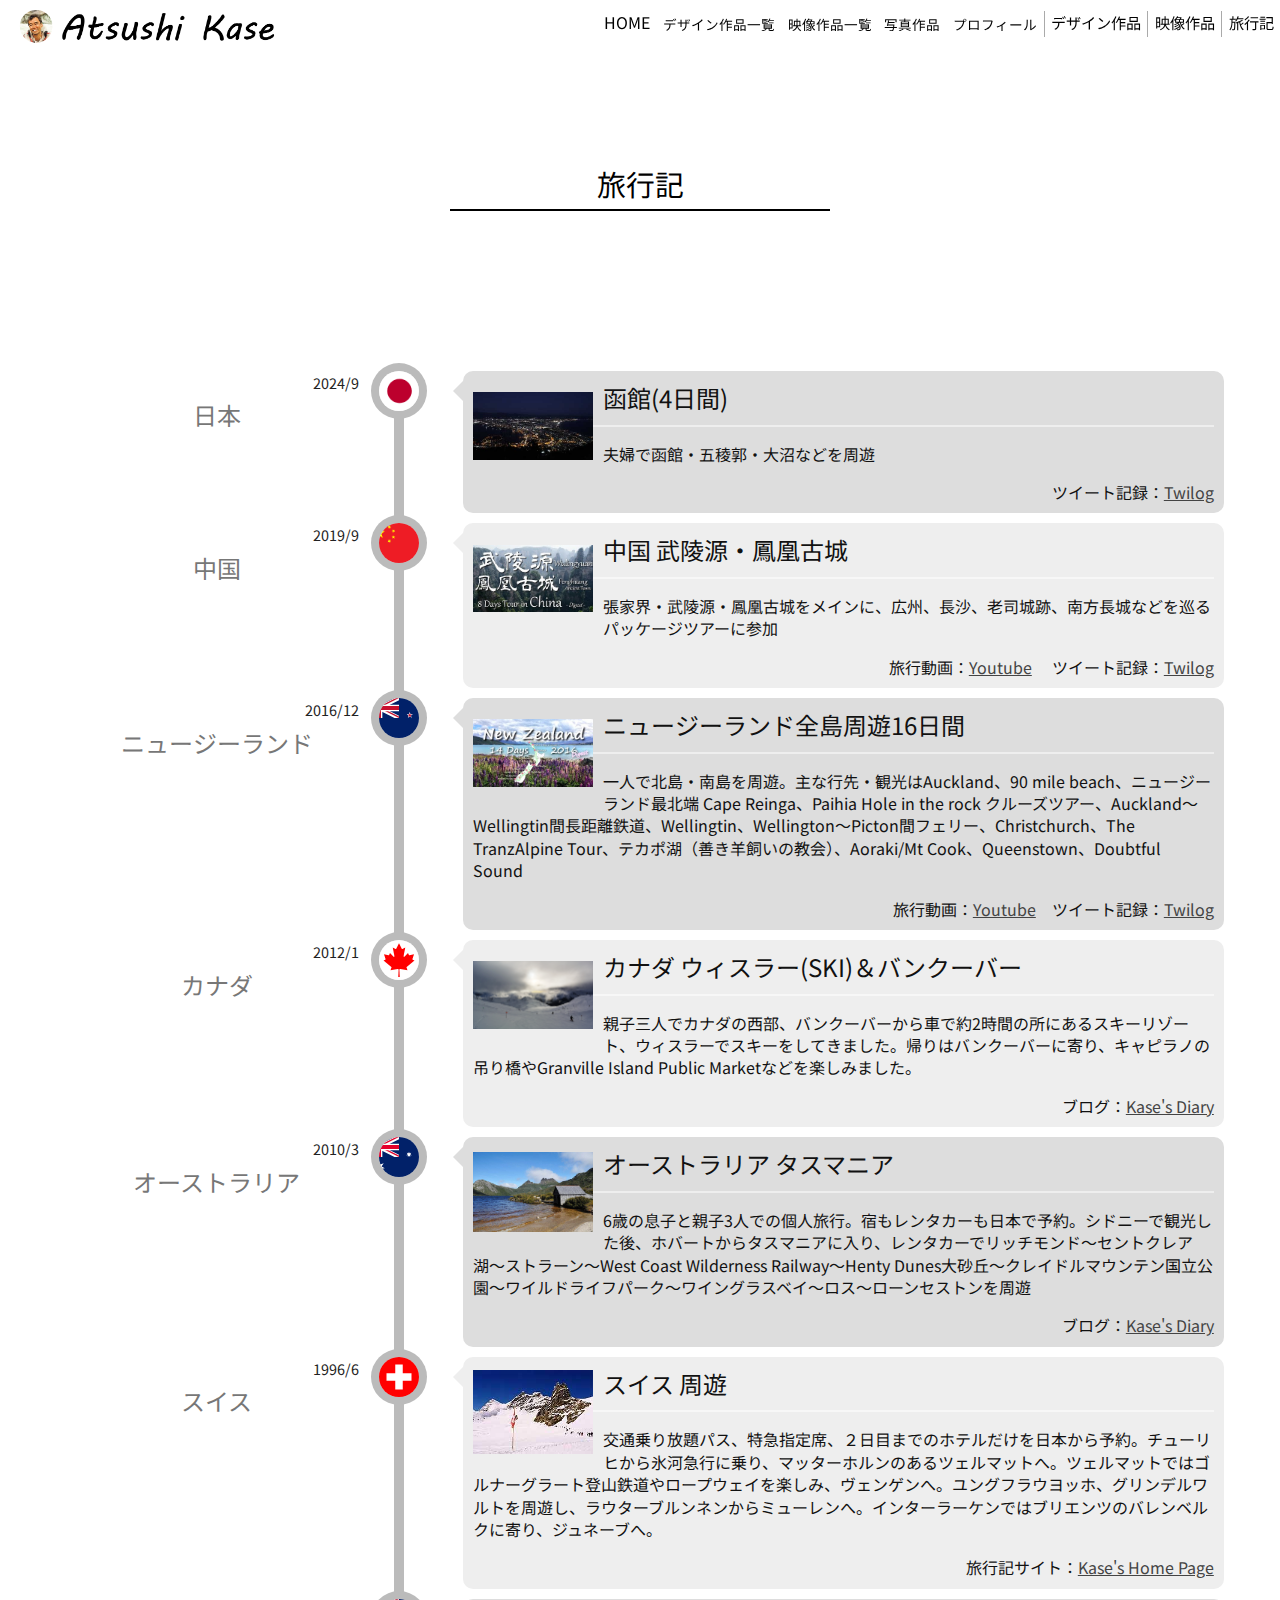
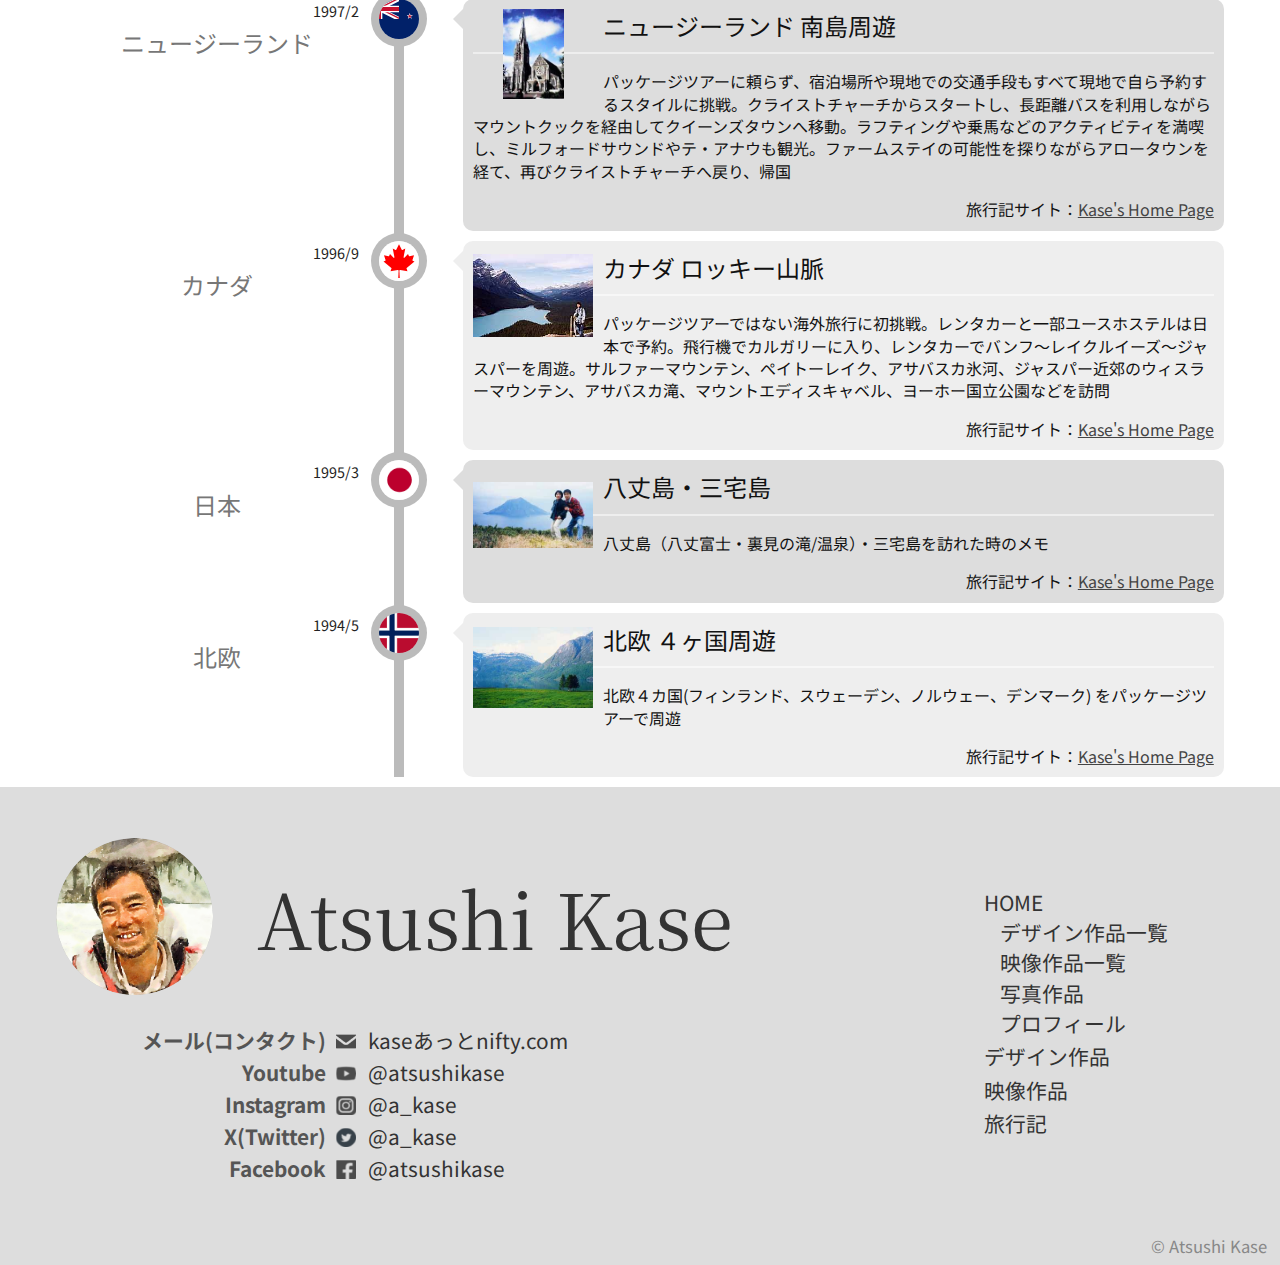
<file: travellog.html>
<!DOCTYPE html>
<html lang="ja">
<head>
    <meta charset="UTF-8">
    <meta name="viewport" content="width=device-width,initial-scale=1.0">
    <meta name="description" content="Atsushi Kase's Portfolio Site">
    <title>Atsushi Kase Portfolio Site</title>
    <link rel="stylesheet" href="css/normalize.css"><!--ブラウザ種類ごとの違いをなくす https://necolas.github.io/normalize.css/ -->
    <link rel="stylesheet" href="css/style.css">
    <link rel="stylesheet" href="css/header.css">
    <link rel="stylesheet" href="css/footer.css">
    <link rel="stylesheet" href="css/page_trip.css">

    <!-- for Webフォント(Google Fonts) -->
    <link rel="preconnect" href="https://fonts.googleapis.com">
    <link rel="preconnect" href="https://fonts.gstatic.com" crossorigin>
    <link href="https://fonts.googleapis.com/css2?family=Noto+Sans+JP:wght@100..900&family=Noto+Serif+JP:wght@200..900&family=Permanent+Marker&display=swap" rel="stylesheet">
    <!--link href="https://fonts.googleapis.com/css2?family=Noto+Sans:ital,wght@0,100..900;1,100..900&family=Noto+Serif:ital,wght@0,100..900;1,100..900&family=Permanent+Marker&display=swap" rel="stylesheet"-->
    <!--link href="https://fonts.googleapis.com/css2?family=Murecho:wght@100..900&family=Noto+Sans+JP:wght@100..900&family=Noto+Serif+JP:wght@200..900&family=Permanent+Marker&family=Yusei+Magic&family=Zen+Kurenaido&display=swap" rel="stylesheet"-->

    <!-- Google tag (gtag.js) -->
    <script async src="https://www.googletagmanager.com/gtag/js?id=G-FW5JR3QXHZ"></script>
    <script>
        window.dataLayer = window.dataLayer || [];
        function gtag(){dataLayer.push(arguments);}
        gtag('js', new Date());

        gtag('config', 'G-FW5JR3QXHZ');
    </script>

</head>
<body>
    <header>
        <h1><a href="index.html"><img src="images/logo_face_name_MVboli1.png" alt="Atsushi Kase's Portfolio Site"></a></h1>
        <nav>
            <ul class="pc_menu">
                <li><a href="index.html">HOME</a></li>
                <li class="nav_item1"><a href="index.html#design">デザイン作品一覧</a></li>
                <li class="nav_item1"><a href="index.html#movie">映像作品一覧</a></li>
                <li class="nav_item1"><a href="index.html#photo">写真作品</a></li>
                <li class="nav_item1"><a href="index.html#about">プロフィール</a></li>
                <li class="nav_item2"><a href="design.html">デザイン作品</a></li>
                <li class="nav_item2"><a href="movie.html">映像作品</a></li>
                <li class="nav_item2"><a href="travellog.html">旅行記</a></li>
            </ul>
           <!-- ハンバーガーメニューの表示・非表示を切り替えるチェックボックス -->
           <input id="drawer_input" class="drawer_hidden" type="checkbox">
           <!-- ハンバーガーアイコン -->
           <label for="drawer_input" class="drawer_open"><span></span></label>
           <!-- ハンバーガー内メニュー -->
           <div class="drawer_nav_content">
                <ul class="drawer_nav_list">
                    <li class="drawer_nav_item"><a href="index.html">HOME</a></li>
                    <div class="drawer_nav_menu1">
                        <li class="drawer_nav_item"><a href="index.html#design">デザイン作品一覧</a></li>
                        <li class="drawer_nav_item"><a href="index.html#movie">映像作品一覧</a></li>
                        <li class="drawer_nav_item"><a href="index.html#photo">写真作品</a></li>
                        <li class="drawer_nav_item"><a href="index.html#about">プロフィール</a></li>
                    </div>
                    <div class="drawer_nav_menu2">
                        <li class="drawer_nav_item"><a href="design.html">デザイン作品</a></li>
                        <li class="drawer_nav_item"><a href="movie.html">映像作品</a></li>
                        <li class="drawer_nav_item"><a href="travellog.html">旅行記</a></li>
                    </div>
                </ul>
            </div>
        </nav>
    </header>
    
<main class="page_trip">
    <h2 class="categorypage_title">旅行記</h2>
    <ul class="cbp_tmtimeline">
        <li>
            <time class="cbp_tmtime" datetime="2013-04-10 18:30"><span>2024/9</span> <span>日本</span></time>
            <div class="cbp_tmicon"><img src="images/flag_jp.png"></div>
            <div class="cbp_tmlabel">
                <div class="cbp_tmtitle">
                    <img src="images/hakodate.jpg" width="120" height="90" alt="thum">
                    <h2>函館(4日間)</h2>
                </div>
                <p>夫婦で函館・五稜郭・大沼などを周遊</p>
                <div class="trip_reffer">ツイート記録：<a href="https://twilog.togetter.com/a_kase/hashtags-%E5%87%BD%E9%A4%A8%E6%97%85%E8%A1%8C?order=allasc" target="_blank">Twilog</a>
                </div>
            </div>
        </li>
        <li>
            <time class="cbp_tmtime" datetime="2013-04-10 18:30"><span>2019/9</span> <span>中国</span></time>
            <div class="cbp_tmicon"><img src="images/flag_cn.png"></div>
            <div class="cbp_tmlabel">
                <div class="cbp_tmtitle">
                    <img src="images/thums/china-wulingyuan.jpg" width="120" height="90" alt="thum">
                    <h2>中国 武陵源・鳳凰古城</h2>
                </div>
                <p>張家界・武陵源・鳳凰古城をメインに、広州、長沙、老司城跡、南方長城などを巡るパッケージツアーに参加</p>
                <div class="trip_reffer">旅行動画：<a href="https://youtu.be/EnOi9myeHD0" target="_blank">Youtube</a>　
                    ツイート記録：<a href="https://twilog.togetter.com/a_kase/hashtags-%E4%B8%AD%E5%9B%BD%E6%97%85%E8%A1%8C2019?order=allasc&tweets_order=asc" target="_blank">Twilog</a>
                </div>
            </div>
        </li>
        <li>
            <time class="cbp_tmtime" datetime="2013-04-11T12:04"><span>2016/12</span> <span>ニュージーランド</span></time>
            <div class="cbp_tmicon"><img src="images/flag_nz.png"></div>
            <div class="cbp_tmlabel">
                <div class="cbp_tmtitle">
                    <img src="images/thums/nz14days-i.jpg" width="120" height="90" alt="thum">
                    <h2>ニュージーランド全島周遊16日間</h2>
                </div>
                <p>一人で北島・南島を周遊。主な行先・観光はAuckland、90 mile beach、ニュージーランド最北端 Cape Reinga、Paihia Hole in the rock クルーズツアー、Auckland～Wellingtin間長距離鉄道、Wellingtin、Wellington～Picton間フェリー、Christchurch、The TranzAlpine Tour、テカポ湖（善き羊飼いの教会）、Aoraki/Mt Cook、Queenstown、Doubtful Sound</p>
                <div class="trip_reffer">
                    旅行動画：<a href="https://youtu.be/ynxxblrok4c" target="_blank">Youtube</a>　ツイート記録：<a href="https://twilog.togetter.com/a_kase/hashtags-NZ%E6%97%85%E8%A1%8C?order=allasc" target="_blank">Twilog</a>
                </div>
            </div>
        </li>
        <li><time class="cbp_tmtime" datetime="2013-04-13 05:36"><span>2012/1</span> <span>カナダ</span></time>
            <div class="cbp_tmicon"><img src="images/flag_ca.png"></div>
            <div class="cbp_tmlabel">
                <div class="cbp_tmtitle">
                    <img src="images/DSC_0276_rs-05_ton_tr16x9.jpg" width="120" height="90" alt="thum">
                    <h2>カナダ ウィスラー(SKI)＆バンクーバー</h2>
                </div>
                <p>親子三人でカナダの西部、バンクーバーから車で約2時間の所にあるスキーリゾート、ウィスラーでスキーをしてきました。帰りはバンクーバーに寄り、キャピラノの吊り橋やGranville Island Public Marketなどを楽しみました。</p>
                <div class="trip_reffer">
                    ブログ：<a href="https://kase.hatenablog.jp/entry/20121104/1351999089" target="_blank">Kase's Diary</a>
                </div>
            </div>
        </li>
        <li><time class="cbp_tmtime" datetime="2013-04-13 05:36"><span>2010/3</span> <span>オーストラリア</span></time>
            <div class="cbp_tmicon"><img src="images/flag_au.png"></div>
            <div class="cbp_tmlabel">
                <div class="cbp_tmtitle">
                    <img src="images/landscape_017x1280.jpg" width="120" height="90" alt="thum">
                    <h2>オーストラリア タスマニア</h2>
                </div>
                <p>6歳の息子と親子3人での個人旅行。宿もレンタカーも日本で予約。シドニーで観光した後、ホバートからタスマニアに入り、レンタカーでリッチモンド〜セントクレア湖〜ストラーン～West Coast Wilderness Railway〜Henty Dunes大砂丘～クレイドルマウンテン国立公園〜ワイルドライフパーク〜ワイングラスベイ〜ロス〜ローンセストンを周遊</p>
                <div class="trip_reffer">
                    ブログ：<a href="https://kase.hatenablog.jp/entry/20100523/1274569843" target="_blank">Kase's Diary</a>
                </div>
            </div>
        </li>
        <li><time class="cbp_tmtime" datetime="2013-04-13 05:36"><span>1996/6</span> <span>スイス</span></time>
            <div class="cbp_tmicon"><img src="images/flag_ch.png"></div>
            <div class="cbp_tmlabel">
                <div class="cbp_tmtitle">
                    <img src="images/rsw22y.jpg" width="120" height="90" alt="thum">
                    <h2>スイス 周遊</h2>
                </div>
                <p>交通乗り放題パス、特急指定席、２日目までのホテルだけを日本から予約。チューリヒから氷河急行に乗り、マッターホルンのあるツェルマットへ。ツェルマットではゴルナーグラート登山鉄道やロープウェイを楽しみ、ヴェンゲンへ。ユングフラウヨッホ、グリンデルワルトを周遊し、ラウターブルンネンからミューレンへ。インターラーケンではブリエンツのバレンベルクに寄り、ジュネーブへ。</p>
                <div class="trip_reffer">
                    旅行記サイト：<a href="http://kase.a.la9.jp/rsw_1.htm" target="_blank">Kase's Home Page</a>
                </div>
            </div>
        </li>
        <li><time class="cbp_tmtime" datetime="2013-04-13 05:36"><span>1997/2</span> <span>ニュージーランド</span></time>
            <div class="cbp_tmicon"><img src="images/flag_nz.png"></div>
            <div class="cbp_tmlabel">
                <div class="cbp_tmtitle">
                    <img src="images/rnz43x.jpg" width="120" height="90" alt="thum">
                    <h2>ニュージーランド 南島周遊</h2>
                </div>
                <p>パッケージツアーに頼らず、宿泊場所や現地での交通手段もすべて現地で自ら予約するスタイルに挑戦。クライストチャーチからスタートし、長距離バスを利用しながらマウントクックを経由してクイーンズタウンへ移動。ラフティングや乗馬などのアクティビティを満喫し、ミルフォードサウンドやテ・アナウも観光。ファームステイの可能性を探りながらアロータウンを経て、再びクライストチャーチへ戻り、帰国</p>
                <div class="trip_reffer">
                    旅行記サイト：<a href="http://kase.a.la9.jp/rnz_1.htm" target="_blank">Kase's Home Page</a>
                </div>
            </div>
        </li>
        <li><time class="cbp_tmtime" datetime="2013-04-13 05:36"><span>1996/9</span> <span>カナダ</span></time>
            <div class="cbp_tmicon"><img src="images/flag_ca.png"></div>
            <div class="cbp_tmlabel">
                <div class="cbp_tmtitle">
                    <img src="images/rcan014x.jpg" width="120" height="90" alt="thum">
                    <h2>カナダ ロッキー山脈</h2>
                </div>
                <p>パッケージツアーではない海外旅行に初挑戦。レンタカーと一部ユースホステルは日本で予約。飛行機でカルガリーに入り、レンタカーでバンフ～レイクルイーズ～ジャスパーを周遊。サルファーマウンテン、ぺイトーレイク、アサバスカ氷河、ジャスパー近郊のウィスラーマウンテン、アサバスカ滝、マウントエディスキャベル、ヨーホー国立公園などを訪問</p>
                <div class="trip_reffer">
                    旅行記サイト：<a href="http://kase.a.la9.jp/rcan_1.htm" target="_blank">Kase's Home Page</a>
                </div>
            </div>
        </li>
        <li><time class="cbp_tmtime" datetime="2013-04-13 05:36"><span>1995/3</span> <span>日本</span></time>
            <div class="cbp_tmicon"><img src="images/flag_jp.png"></div>
            <div class="cbp_tmlabel">
                <div class="cbp_tmtitle">
                    <img src="images/rizukojx.jpg" width="120" height="90" alt="thum">
                    <h2>八丈島・三宅島</h2>
                </div>
                <p>八丈島（八丈富士・裏見の滝/温泉）・三宅島を訪れた時のメモ</p>
                <div class="trip_reffer">
                    旅行記サイト：<a href="http://kase.a.la9.jp/rizu.htm" target="_blank">Kase's Home Page</a>
                </div>
            </div>
        </li>
        <!-- <li><time class="cbp_tmtime" datetime="2013-04-13 05:36"><span>1994/9</span> <span>日本</span></time>
            <div class="cbp_tmicon"><img src="images/flag_ch.png"></div>
            <div class="cbp_tmlabel">
                <div class="cbp_tmtitle">
                    <img src="images/rkyukusx.jpg" width="120" height="90" alt="thum">
                    <h2>九州周遊</h2>
                </div>
                <p>九州周遊</p>
                <div class="trip_reffer">
                    旅行記サイト：<a href="http://kase.a.la9.jp/rkyu.htm" target="_blank">Kase's Home Page</a>
                </div>
            </div>
        </li> -->
        <li><time class="cbp_tmtime" datetime="2013-04-13 05:36"><span>1994/5</span> <span>北欧</span></time>
            <div class="cbp_tmicon"><img src="images/flag_bv.png"></div>
            <div class="cbp_tmlabel">
                <div class="cbp_tmtitle">
                    <img src="images/rhok001x.jpg" width="120" height="90" alt="thum">
                    <h2>北欧 ４ヶ国周遊</h2>
                </div>
                <p>北欧４カ国(フィンランド、スウェーデン、ノルウェー、デンマーク) をパッケージツアーで周遊</p>
                <div class="trip_reffer">
                    旅行記サイト：<a href="http://kase.a.la9.jp/rhok.htm" target="_blank">Kase's Home Page</a>
                </div>
            </div>
        </li>

</main>
<footer>
    <div class="footer_contents">
        <div class="name_address">
            <div class="mark_name">
                <img src="images/IMG_9018_9188fortwitter_tr400x400en.png"><h2 class="ourname">Atsushi Kase</h2>
            </div>
            <table class="address">
                <tr><th>メール(コンタクト)</td><td><img src="images/icon-rainbow-mail_32x32.png"></td><td>kaseあっとnifty.com</a></td></tr>
                <tr><th>Youtube</th><td><img src="images/icon-rainbow-youtube3_32x32.png"></td><td><a href="https://youtube.com/atsushikase" target="_blank">@atsushikase</a></td></tr>
                <tr><th>Instagram</th><td><img src="images/icon-rainbow-insta3_32x32.png"></td><td><a href="https://www.instagram.com/a_kase/" target="_blank">@a_kase</a></td></tr>
                <tr><th>X(Twitter)</th><td><img src="images/icon-rainbow-twitter1_32x32.png"></td><td><a href="https://x.com/a_kase" target="_blank">@a_kase</a></td></tr>
                <tr><th>Facebook</th><td><img src="images/icon-rainbow-fb3_32x32.png"></td><td><a href="https://www.facebook.com/atsushi.kase/" target="_blank">@atsushikase</a></td></tr>
            </table>
        </div>
        <nav><ul>
            <li class="sitemapmenu_item"><a href="index.html">HOME</a></li>
            <div class="sitemapmenu1">
                <li class="sitemapmenu1_item"><a href="index.html#design">デザイン作品一覧</a></li>
                <li class="sitemapmenu1_item"><a href="index.html#movie">映像作品一覧</a></li>
                <li class="sitemapmenu1_item"><a href="index.html#photo">写真作品</a></li>
                <li class="sitemapmenu1_item"><a href="index.html#about">プロフィール</a></li>
            </div>
            <div class="sitemapmenu2">
                <li class="sitemapmenu2_item"><a href="design.html">デザイン作品</a></li>
                <li class="sitemapmenu2_item"><a href="movie.html">映像作品</a></li>
                <li class="sitemapmenu2_item"><a href="travellog.html">旅行記</a></li>
            </div>
        </ul></nav>
    </div>
    <!-- <ul>
        <li><a href="error.html">サイトマップ</a></li>
        <li><a href="error.html">プライバシーポリシー</a></li>
    </ul> -->
    <p class="copyright"><small>&copy; Atsushi Kase</small></p> <!--サイトの最後であることを感覚的にわかりやすくするには右に配置する-->
</footer>
</body>
</html>
</file>
<file: css/style.css>
@charset "UTF-8";   /* contentやコメントに日本語を使うため */
/* 配色 */

html {
    scroll-behavior: smooth;    /* 「トップへ戻る」クリック時に少し時間をかけてスクロールさせるため。他の影響不明 */
    font-size: 100%; /* 100% は通常 1em = 1rem = 16px = 12pt , %指定にしておくと、ユーザがブラウザで指定した拡大率が反映される
    他の px 表記もすべて rem(htmlタグのfont-sizeに対する相対) や em(親のサイズへの相対)に変更すべき */
}
body {
    font-family:  "Noto Sans JP";
    /* font-family: "Yu Mincho","Hiragino Mincho Pro",serif;
    /* font-family: ,-apple-system, BlinkMacSystemFont, "Helvetica Neue", "游ゴシック Medium", YuGothic, YuGothicM, "Hiragino Kaku Gothic ProN", Meiryo, sans-serif; */
    color: #000
}
a,
a:link,
a:visited {
    text-decoration: none;
    color: #222;    /* #; */
    /* transition: 0.4s linear;    変化時のアニメーション（hover側で設定するとhover解除時はアニメにならないのでこちらに） */
}
a:hover,        /* マウスをのっけた瞬間 */
a:active {      /* クリック後、画面遷移するまで */
    color: #888;
    /* 効かない transform: translate(0,5px); 少し下に移動 他の例：rotate(180deg)：反転;*/
}
a:hover img {
    filter: brightness(0.8); /* */
    /*filter: contrast(0.2);  */
    /* filter: invert(1); /* 白黒反転 */
    /* transition: 0.8s; ゆっくり変化させる（hoverではなくa側にかけないと戻るときに一瞬で戻ってしまう） */
}
img {
    max-width: 100%;    /*親からはみ出さない・・・親に合わせて拡大してしまう画像があのでやめておく → max-widthつかうべき*/
    object-fit: contain; /* 縦横比を変えずに枠内に収める */
}

/* main 全ページ共通 */
main {
    line-height: 1.7;
    /* margin-top: 54px;   トップバーの高さ */
}
/*main .inner {
    width: 990px;
    margin: 50px auto;  /* 左右のマージンを auto にすることでセンタリングされる */
/*}*/
.to_top {  /* トップへスクロールする矢印画像 */
    z-index: 100;
    width: 48px;
    position: fixed;    /* ブラウザ画面の絶対位置指定とする */
    bottom: 30px;
    right: 30px;
    opacity: 0.5;   /* 画像の透明度 */
}
/* home -- トップページ専用 */
.kasaneru_ugoku_tate {
    background: /*url(../images/atsushikase_Portfolio.png),*/url(../images/DSC_0276_rs-05_ton_tr16x9.jpg);
    background-repeat: /*no-repeat,*/no-repeat;
    background-position: /*right,*/center; /*  top上を起点にして左右centerに配置 */
    background-size: /*auto,*/cover; /* 領域内を覆うようにサイズ変更 */
	position: relative;/*親要素にrelative*/

	margin : 0 auto 0;
	width : 100%;
	height: 85vh;	/* 縦スクロール用に追加 */
	font-family: "Permanent Marker","Trajan Pro","Impact","Sylfaen","MS P明朝","MS Pmincho",serif; /* ★★フォントは後で選びなおす */

	text-align : center;
	overflow : hidden;
    /*background-color: red;*/
}
.kasaneru_ugoku_tate p{
	position: absolute; /*重ねたい子要素にabsolute*/
	bottom: calc(52% - 100vw / 10 );    /* top: 2%; */
	left: 3%;
	color: #fff;
	font-size: calc(100vw / 14); /* 500% 260% 2.6rem; /* 1.8 */
	text-shadow:
	        2px 2px 4px black, /* offset-x | offset-y | blur-radius | color */
	        0 0 1em #222, /* #250d00 */
	        0 0 0.2em #444; /* #543625*/

	/*margin: 0 auto 0;*/
	display : flex; /*inline-block;*/
    /*text-align: center;*/
    /*justify-content: center;*/
	/* padding-left: 100%; */
	white-space : nowrap;
	line-height : 1.2em; /* 3.4em */
	animation : scroll_tate 6s ease-out; /* 10s linear infinite */
}
/* 右から左にスクロール
@keyframes scroll_yoko{
	0% { transform: translateX(0)}
	100% { transform: translateX(-100%)}
} */
/* 下から上にスクロール */
@keyframes scroll_tate{
	0% { transform: translateY(5em); opacity: 0;} /* フォントが読み込まれるまでの時間稼ぎ */
	20% { transform: translateY(4em); opacity: 0;} 
	100% { transform: translateY(0em)} 
}
.section_start {
    position: relative;
    top: -3rem;
}
section img {
    box-sizing: border-box; /* width/height:の値にpadding/borderの値を含める */
}
.category {
    /* background-color: #eee; */
    margin: 0;
    padding: 1rem 0 0 0; /* bottomはスクロールバーから下の距離なので 0  */
    scrollbar-color: #fff #f0f0f0; /* 二つの有効な色。一つ目はスクロールバーのつまみ、二つ目はトラックに適用される。 */
}
.category_odd {
    background-color: #f0f0f0;
    scrollbar-color: #c0c0c0 #f0f0f0; /* 二つの有効な色。一つ目はスクロールバーのつまみ、二つ目はトラックに適用される。 */
}
.category_even {
    background-color: #fff;
    scrollbar-color: #ddd #fff; /* 二つの有効な色。一つ目はスクロールバーのつまみ、二つ目はトラックに適用される。 */
}
.category_design {
    background-color: #f0f0f0;
    scrollbar-color: #aaa #ddd; /* 二つの有効な色。一つ目はスクロールバーのつまみ、二つ目はトラックに適用される。 */
}
/* .category_trip {
    padding-bottom: 2rem;
} */
.category_title {
    box-sizing: border-box; /* width/height:の値にpadding/borderの値を含める */
    padding: 0 6rem 0 1rem;  /* 1.2rem 3rem 1rem 2rem; */
    margin: 1.2rem 1rem 1rem 1.8rem; /* 10px 0 20px; 50px 0 20px */
    font-weight: normal;
    font-size: 180%; /*28px;*/
    color: #000;

    display: inline-block;
    border-bottom: 2px solid #000;
    /*text-align: center;*/
    /*display: inline;*/
}
.category_design .category_title ,
.category_movie .category_title ,
.category_trip .category_title {
    padding: 0 2rem 0 1rem;  /* コメントの分だけ減らす */
}
/* .category_movie .category_title ,
.category_photo .category_title ,
.category_trip .category_title , */
.category_design .category_title {
    @media screen and (max-width:410px) { 
        padding: 0 0 0 0.1rem;
        /* margin-left: 0.2rem; */
    }
}

/* .h2migi {
    font-size: 50%;
    color: #aaa;
    margin-left: 1rem;
} */
.to_detail:link,
.to_detail:visited {
    /* text-decoration: underline; */
    font-size: 50%;
    margin-left: 0.5rem;
    /* margin-top: -2rem; */
    padding: 0.2rem 0.5rem;
    border-radius: 0.4rem;
    box-shadow: 1px 1px 3px black;
    /* color: #ff8800 */
    /* background-color: #ddd; */
    @media screen and (min-width:475px) { 
        margin-left: 2rem;
    }
}
/* .to_detail_page:link,
.to_detail_page:visited {

    margin-left: 1rem;
    padding: 0.5rem;
    border-radius: 0.4rem;
    box-shadow: 2px 2px 5px black;

    background-color: #ddd;
} */
.link_description {
    display: block;
    font-size: 80%;
    color: #888;
    margin-left: 2rem;
    height: 2rem;
}
.filter_buttons {
    /*display: inline;*/
    margin-top: 1.5rem;
    margin-right: 0rem;
    margin-left: 0.5rem;
    @media screen and (min-width:475px) { 
        margin-left: 2rem;
    }
    /*color: #800;*/
}
.filter_buttons button {
    border: #222;
    padding: 0.5rem 0.5rem;
    /*box-shadow: 0 0 0 4px #cbd6ee;*/
    font-size: 70%;
    color: #222;
    @media screen and (min-width:475px) { 
        padding: 0.5rem 1rem;
        font-size: 80%;
    }
}
.category_photo .filter_buttons button {
    padding: 0.5rem 0.4rem;
    @media screen and (min-width:475px) { 
        padding: 0.5rem 0.5rem;
    }
    @media screen and (min-width:590px) { 
        padding: 0.5rem 1rem;
    }
}
.filter_buttons button:hover {
   border-bottom: 2px solid  #333;
}
/*.filter_buttons .design_botton2,
.filter_buttons .design_botton3,
.filter_buttons .design_botton4 {*/
.filter_buttons .unselected {
    background-color: #ddd;
    /*border: 1px solid  #777;*/
}
/*.filter_buttons .design_botton1 {*/
.filter_buttons .selected {
    background-color: #bbb;
    border-top: 1px solid  #999;
    border-right: 1px solid  #999;
    border-left: 1px solid  #999;
    border-bottom: 2px solid  #bbb;
}
.filter_gallery {
    background-color: #bbb;
}

.category > ul {
    list-style-type: none; /* リストの先頭「・」を表示しない */
    display: flex; /* 要素を横並びに */
    /* flex-wrap: wrap; 要素の合計サイズが幅を超えたら折り返す。nowrap（初期値）折り返さない。wrap-reverse 逆順で折り返す */

    /*justify-content: space-around;*/
    margin-block-end: 0;
    padding-inline-start: 0px;  /* ul のデフォルトは 40px になっていて左が空く */
    margin-top: 0px;
    padding-top: 0.5rem;
    padding-bottom: 0.5rem; /* コンテンツからスクロールバーまでの距離 */

    flex-wrap: nowrap; /* 要素の合計サイズが幅を超えたら折り返す。nowrap（初期値）折り返さない。wrap-reverse 逆順で折り返す */
    /* width: 100vw; 画面サイズの 1.0 倍にしておく→すべてのコンテンツは入りきらない */
    /*height: 100px;*/
    /*flex-direction: row;*/
    border: 0px solid rgb(180, 180, 180);
    overflow-x: scroll; /* 横スクロールバーを出す */
}
/*.category_movie > ul {
    height: 18rem;  19 なぜか縦スクロールバーが出てしまうことへの対応（後で調査） 
}*/
.category_design > ul > li,
.category_movie > ul > li,
.category_photo > ul > li {
    display: flex;
    flex-direction: column;
    margin: 0 0.5rem;
    /*min-width: 25%;*/
    /*max-width: 33%;*/
    /*height: 11rem;*/
    /*max-height: 50%; */
    font-size: 80%;
    /*background-color: #1cc;  */
}
.category_photo > ul > li {
    margin: 0; /*0.1rem;*/
    /*min-width: 25%;*/
    /*max-width: 33%;*/
    /*height: 11rem;*/
    /*max-height: 50%; */
}
.category_photo {
   overflow-x: auto; /* scroll:横スクロールバーを出す（他のカテゴリもこちらがよさそう） */
}
.category_photo > ul {
    flex-direction: column;
    /*justify-content: left;*/
    /*align-items: flex-start;*/
    height: 23rem; /*なぜかChrome表示倍率100%だと22remで収まるが、少し倍率下げるだけで2行になってしまう。23remなら50%でも表示可能 */
    /*width: auto;*/
    /*width: 320%;   */
    flex-wrap: wrap; /* 要素の合計サイズが幅を超えたら折り返す。nowrap（初期値）折り返さない。wrap-reverse 逆順で折り返す */
    overflow-x: none; /* auto:横スクロールバーを消す（親側で出す） */
}
.work_div {
    width: 16rem; /* 18 */
    height: 26rem; /* 26 -- 減らすと画像が小さくなる。削りすぎると横スクロールバーが消える */
    display: flex;
    flex-direction: column;
    justify-content: center;
    /*display: block;*/
    /*background-color: #a88;*/
}
.category_movie .work_div {
    height: 20rem;
}
.category_photo .work_div {
    width: 7rem; /* 18 */
    height: 7rem;
}
.work_type {
    display: block;
    text-align: center;
    /*display: inline;
    margin: 0 auto 0 auto;*/
    /*margin-bottom: 0.5rem; 効かない */
    padding: 1px 4px;
    /*border: 1px solid #333;*/
    font-size: 110%;
    color: #111;
    border-radius: 5px;
    /*background-color: #666;*/
}
.work_year {
    /*display: inline;*/
    margin: 0 0 0 5px;
    padding: 0px 4px 0 4px;
    /*border: 1px solid #333;*/
    font-size: 100%;
    color: #ddd; /*#333;*/
    border-radius: 5px;
    background-color: #777/* #9d9;*/
}
.work_title {
    /*display: block;*/
    text-align: center;
    margin: 0;
    padding: 4px 0px 3px 0px;
    color: #222;
    /*border: 1px solid #333;
    border-radius: 5px;*/
    /*background-color: #9d9;*/
}
.work_comment {
    display: block;
    margin: 2px;
    padding: 5px 4px 6px 4px;
    /*color: #333;*/
    height: 9%;
    line-height: 1.4;
    text-align: center;
    border-radius: 5px;
    /*background-color: #ccc;*/
}
.work_image {
    /*display: flex;
    flex-direction: column;
    justify-content: center;
    text-align: center;
    margin-top: 0.5rem;*/
    /*width: auto;*/
    margin: 0 auto; /*なぜか親で display: flex;justify-content: center;を指定していても、max-width:を指定すると左寄せになってしまうのでこれが必要 */
    max-width: 90%;
    height: 74%;
    color: #666;        /* 「Youtubeリンク」用 */
    /*background-color: rgb(77, 168, 77);*/
}
.category_movie .work_image {
    /*height: 66%; 66*/
    max-height: 62%;
    margin: 3% auto; /**/
}
.category_photo .work_image {
    /*height: 66%; 66
    max-height: 62%;*/
    margin: 0 0 0 0; /**/
    max-width: 100%;
    height: 100%;
}
.work_image:hover,        /* マウスをのっけた瞬間 */
.work_image:active {      /* クリック後、画面遷移するまで */
    color: #aaa;        /* 「Youtubeリンク」用 */
}
.work_image a {
    display: flex;
    flex-direction: column;
    justify-content: center;
    align-items: center;
    /*object-fit: contain;*/
    max-width: 100%;
    height: 100%; /*  max-height: 100%;  なぜかこれはだめ*/
    /*background-color: rgb(23, 23, 141);*/
}
.work_image img {
    display: block;
    max-width: 100%;
    max-height: 90%;
    /*object-fit: contain;*/
    /*padding: 10px 20px;*/
    /*background-color: #88f;*/
}
.category_photo .work_image img {
    max-height: 97%;
}
.category_photo .work_image a img,
.category_photo .work_image a:link img,
.category_photo .work_image a:visited img {
    transition: 0.3s linear;    /* 変化時のアニメーション（hover側で設定するとhover解除時はアニメにならないのでこちらに） */
}
.category_photo .work_image a:hover img ,      /* マウスをのっけた瞬間 */
.category_photo .work_image a:active img {
    /*filter: brightness(0.8);  */
    transform: scale(1.2); /* 拡大 */
}
.work_note {
    height: 15%;
    margin: 1rem 0 0 0;
    /*padding: 0 0 2rem 0;*/
}
.work_note tr th {
    text-align: right;
    padding-right: 0.5rem;
    font-weight: normal;
    color: #444;
    min-width: 4rem;
}
.category_viewmore {
    box-sizing: border-box; /* width/height:の値にpadding/borderの値を含める */
    /*padding: 2rem auto;*/
    width: 15rem;
    height: 3rem;
    margin: 20px auto 20px auto; /* 10px 0 20px; 50px 0 20px */
    font-weight: normal;
    font-size: 120%; /*18px;*/
    /* color: #000; */
    display: block; /*inline-block; /*; block; inline(要素の横並び可)をやめる noneは非表示 */
    /*justify-content: center;*/
    text-align: center;
    /* background-color: #666; */
}
.trip {
    list-style-type: none; /* リストの先頭「・」を表示しない */
    /* display: flex; 要素を横並びに */
    display: flex;
    flex-direction: column;
    flex-wrap: wrap; /* 要素の合計サイズが幅を超えたら折り返す。nowrap（初期値）折り返さない。wrap-reverse 逆順で折り返す */

    justify-content: space-around;
    padding-inline-start: 0px;  /* ul のデフォルトは 40px になっていて左が空く */
    /* margin: 50px auto;  左右のマージンを auto にすることでセンタリングされる */

    width: 8rem;
    /*height: 12rem;*/
    /* margin-bottom: 3rem; 全旅行を折り返してすべて表示する場合に折り返した行が近すぎないよう設定する */
}
.trip li {
    text-align: center;
    font-size: 85%;
    /* background-color: #ccc; */
}
.trip .trip_date {
    display: inline;
    /*text-align: center;*/
    margin: 0 0 0 5px;
    padding: 0px 4px 0 4px;
    /*border: 1px solid #333;*/
    /* font-size: 90%; */
    color: #ddd; /*#333;*/
    border-radius: 5px;
    background-color: #777/* #9d9;*/
}
.trip .trip_dest {
    margin-top: 0.2rem;  
}
.trip .trip_image {
    height: 5.5rem;
    padding: 0.5rem 0;

    display: flex;      /* 位置を指定するため */
    justify-content: center; /* 水平方向の中央揃え */
    align-items: center; /* 垂直方向の中央揃え */
    /* border: 1px solid black; 表示位置確認のためのボーダー */
}
.trip img {
    max-width: 7.5rem;
    /*height: auto;*/
    max-height: 6rem;
    object-fit: contain;
}
.trip_web a {
    font-size: 90%;
    color: #444;
}
.trip_web a:hover,        /* マウスをのっけた瞬間 */
.trip_web a:active {      /* クリック後、画面遷移するまで */
    color: #000;
    text-decoration:underline;
    /* 効かない transform: translate(0,5px); 少し下に移動 他の例：rotate(180deg)：反転;*/
}

/******* 詳細画面共通 ******/
.categorypage_title {
    box-sizing: border-box; /* width/height:の値にpadding/borderの値を含める */
    padding: 0 0rem 0 0rem;   /*アンダーラインの左右はみだし幅 */
    margin: 10rem auto; /*1.2rem 1rem 1rem 2rem */
    width: calc(12rem + 16%);
    font-weight: normal;
    font-size: 180%; /*28px;*/
    color: #000;

    /* display: inline-block; */
    border-bottom: 2px solid #000;
    text-align: center;
    /*display: inline;*/
}

/******* モーダル表示用 参考：https://dubdesign.net/download/html-css/modal-window ******/
.modal-wrapper {
    z-index: 999;
    position: fixed;
    /*display: flex;*/
    top: 0;
    right: 0;
    bottom: 0;
    left: 0;
    padding: 0;/*5px 5px;*/
    text-align: center;
    /*background-color: #8f8;*/
  }
  
  .modal-wrapper:not(:target) {
    opacity: 0;
    visibility: hidden;
    transition: opacity .3s, visibility .3s;
  }
  
  .modal-wrapper:target {
    opacity: 1;
    visibility: visible;
    transition: opacity .4s, visibility .4s;
  }
  
  .modal-wrapper::after {
    display: inline-block;
    height: 100%;
    margin-left: -.05em;
    vertical-align: middle;
    content: ""
  }
  
  .modal-wrapper .modal-window {
    box-sizing: border-box;
    display: inline-block; /*inline-block;flex;*/

    z-index: 20;
    position: relative;
    /*width: 70%;
    max-width: 600px;*/
    /*padding: 10px;
    border-radius: 2px;*/
    /*background-color: #eee; バックグラウンドは透明にする*/
    /*box-shadow: 0 0 30px rgba(0, 0, 0, .6); 効いているようにみえない*/
    vertical-align: middle;/**/
    /*background-color: #f88;*/
  }
  /*
  .modal-wrapper .modal-window {
    max-height: 80vh;
    overflow: hidden;
    text-align: left
  }*/

  .modal-overlay {
    z-index: 10;
    position: absolute;
    top: 0;
    right: 0;
    bottom: 0;
    left: 0;
    background-color: rgba(0, 0, 0, .8)
  }
  /* クローズボタンはフォント導入が必要なので保留
  .modal-wrapper .modal-close {
    z-index: 2000;
    position: absolute;
    top: 5px;
    right: 5px;
    width: 35px;
    color: #264286 !important;
    font-size: 30px;
    font-weight: 700;
    line-height: 35px;
    text-align: center;
    text-decoration: none;
    text-indent: 0
  }
  
  .modal-wrapper .modal-close:hover {
    color: #2b2e38 !important
  }*/

  .modal-window img {
    /*box-sizing: border-box;*/
    max-width: 95%;
    max-height: 100vh;   /* 上位のクラスで指定したサイズに画像を合わせようとしたが、うまくいかないのでこれを使う */
    /*height: 30%;
    object-fit: scale-down;*/
  }
  .modal-window a:hover img {
    filter: brightness(1); 
}

/******* スクロールボタン用 参考：https://alicia-ing.com/programming/front-end/arrow-horizon-scroll/ ******/
.ScrollArrow_Arrow {
    position: absolute;
    top: 140%;
    transform: translateY(-50%);
    width: 30px;
    height: 30px;
    background-color: rgba(0, 0, 0, 0.3);
    color: #fff;
    font-size: 20px;
    display: flex;
    align-items: center;
    justify-content: center;
    cursor: pointer;
  }

  .ScrollArrow_Arrow.left {
    left: 0;
  }

  .ScrollArrow_Arrow.right {
    right: 0;
  }

  .ScrollArrow_Hide {
    display: none;
  }
</file>
<file: css/page_about.css>
.about {
    display: flex;
    align-items: flex-start;
    /* background-color: #eee; */

}
.facename {
    display: flex;
}
.hiragana {
    font-weight: normal;
    font-size: 60%;
}
.pc {
    display: none;
}
.about img {
    margin-top: 3rem;
    margin-left: 2rem;
    /* padding: 3rem; */
    max-width: 25%;
    /* vertical-align: top; */
}
.facename img {
    margin-top: 0rem;
    margin-left: 0rem;
    margin-right: 1rem;
    max-width: 25%;
}
.about > div {
    padding: 2rem calc(10% - 2rem); /* 4rem; */
}
.about h3 {
    font-size: 200%;
    margin-bottom: 2rem;
}
.about_detail {
    padding: 0 1rem;
}
.about_detail table {
    margin-left: 1rem;
}
.about_detail th {
    width: 7rem;
    font-weight: normal;
    vertical-align: top;
    /* text-decoration: none; */
}
.about a,
.about a:link,
.about a:visited {
    /* text-decoration: underline; */
    color: #999;  
    /* background-color: #ddd; */
    /* transition: 0.4s linear;    変化時のアニメーション（hover側で設定するとhover解除時はアニメにならないのでこちらに） */
}
.about a:hover,        /* マウスをのっけた瞬間 */
.about a:active {      /* クリック後、画面遷移するまで */
    color: #ccc;
    /* 効かない transform: translate(0,5px); 少し下に移動 他の例：rotate(180deg)：反転;*/
}
@media screen and (min-width:600px) {
    .sp {
        display: none;
    }
    .pc {
        display: flex;
    }
}
@media screen and (min-width:410px) {
    .small_sp {
        display: none;
    }
}
</file>
<file: css/header.css>
@charset "UTF-8";   /* contentやコメントに日本語を使うため */
/* 配色 */

/* header */
header {
    display: flex;
    /*line-height: normal;*/
    /*align-items: flex-end;*/
    /* padding-top: 0.3rem; */
    position: fixed;        /* トップバーを固定する（スクロールさせない）。 */
    top: 0;                 /* 固定位置はページの先頭 */
    width: 100%;            /* トップバーを固定させた場合に左寄せさせない */
    z-index: 90;            /* トップバーを固定させた場合に他の要素がスクロールしてきても後ろに隠れないように */
    background: #fffe;
}
header h1 {
    margin: 0.4rem 0 0 0.5rem;
    /* background: #bbb; */
}
header h1 img {
    height: 40px;
}
header h1 a:hover img {
    /*filter: brightness(0.5); なぜか効かない（元画像が黒だから？） */
    filter: contrast(0.2); 
    /* filter: invert(1); /* 白黒反転 */
    /* transition: 0.8s; ゆっくり変化させる（hoverではなくa側にかけないと戻るときに一瞬で戻ってしまう） */
}
header nav {
    margin: 0 0 0 auto; /* 右に寄せる（左のマージンを最大にする） */
    /* background: #ddd; */
}
header nav ul {
    list-style-type: none; /* リストの先頭「・」を表示しない */
    padding: 0;
    display: flex; /* 横並びにする */
    margin-block-start: 0.1rem; /* デフォルト 1em */
    margin-block-end: 0.1rem;   /* デフォルト 1em */
    /* background-color: #ccc; */
}
header nav ul li {
    box-sizing: border-box;
    margin: 0.3rem 0;
    padding: 0.1rem 0.1rem; /* a リンク文字までの余白 */
    line-height: 1rem; /* 文字の高さ・・・クリック可能な箱の高さ
        ？？幅の狭い端末ではメニューの文字が改行される。その高さ */
    /* height: 2rem; */
    /* background-color: #eee; */
}

header nav ul a,
header nav ul a:link,
header nav ul a:visited {
    display: block; /* クリック可能エリアを文字だけでなくブロック全体に拡大する <-> inline */
    padding: 0.1rem 0.3rem 0.3rem 0.3rem;/*0.2rem 0.3rem */
    text-decoration: none;
    color: #000;
    transition: 0.4s linear;    /* 変化時のアニメーション（hover側で設定するとhover解除時はアニメにならないのでこちらに） */
    /* background-color: #aaa; エリア範囲確認用 */
}
header nav ul a:hover,      /* マウスをのっけた瞬間 */
header nav ul a:active {    /* クリック後、画面遷移するまで */
    /*color: #888;*/
    /* text-decoration:underline;*/
    transform: translate(0,5px); /* 少し下に移動 他の例：rotate(180deg)：反転;*/
}
.drawer_nav_menu1 {
    margin-left: 1.5rem;
    /* padding-bottom: 0.2rem; */
}
/* .drawer_nav_menu2_item {
    padding-bottom: 0.2rem;
} */
header .nav_item1 {
    font-size: 85%;
    margin-top: 0.5rem;
    /* border-top: solid #ddd;
    border-top-width: thin; */
}
header .nav_item1 a,
header .nav_item1 a:link,
header .nav_item1 a:visited {
    /* padding: 0rem 0.3rem !important; */
    padding: 0rem 0.1rem;
}
header .nav_item2 {
    font-size: 95%;
    border-left: solid #aaa;
    border-left-width: thin;
}
.pc_menu {
    display: none;
    margin-top: 0.4rem;
}

/************** ハンバーガーメニューに関するCSS ****************/
/* チェックボックスを非表示にする */
.drawer_hidden {
    display: none;
}
/* ハンバーガーアイコンの設置スペース */
.drawer_open {
    display: flex;
    height: 52px;
    width: 52px;
    justify-content: center;
    align-items: center;
    position: relative;
    z-index: 100;/* 重なり順を一番上にする */
    cursor: pointer;
}
/* ハンバーガーメニューのアイコン */
.drawer_open span,
.drawer_open span:before,
.drawer_open span:after {
    content: '';
    display: block;
    height: 3px;
    width: 25px;
    border-radius: 3px;
    background: #333;
    transition: 0.5s;
    position: absolute;
}
/* 三本線の一番上の棒の位置調整 */
.drawer_open span:before {
    bottom: 8px;
}
/* 三本線の一番下の棒の位置調整 */
.drawer_open span:after {
    top: 8px;
  }
  /* アイコンがクリックされたら真ん中の線を透明にする */
  #drawer_input:checked ~ .drawer_open span {
    background: rgba(255, 255, 255, 0);
  }
  /* アイコンがクリックされたらアイコンが×印になように上下の線を回転 */
  #drawer_input:checked ~ .drawer_open span::before {
    bottom: 0;
    transform: rotate(45deg);
  }
  #drawer_input:checked ~ .drawer_open span::after {
    top: 0;
    transform: rotate(-45deg);
}
/* メニューのデザイン*/
.drawer_nav_content {
    width: 12rem; /* 10rem; */
    height: 16.5rem; /* 15rem; */
    position: fixed;
    top: 3rem;
    /* left: 100%; メニューを画面の外に飛ばす */
    right: -12rem; /* メニューを画面の外に飛ばす */
    z-index: 99;
    background-color: #000c;
    transition: .3s;
}
/* メニュー黒ポチを消す */
.drawer_nav_list {
    flex-direction: column;
    list-style: none;       /* 「・」を付けない */
}
.drawer_nav_item {
    display: block;
    align-items: center;     /* 縦・中央ぞろえ */
    /* height: 1.5rem; */
    /* background-color: #aaa; */
}
.drawer_nav_item > span {
    display: block;
    color: #aaa;
    padding: 0.6rem 0.5rem;
    background-color: #444c;
}
.drawer_nav_item a,
.drawer_nav_item a:link,
.drawer_nav_item a:visited {
    display: block; /* クリック可能エリアを文字だけでなくブロック全体に拡大する <-> inline */
    transition: 0.4s linear;    /* 変化時のアニメーション（hover側で設定するとhover解除時はアニメにならないのでこちらに） */
    color: #eee;
    /*background-color: #888; エリア範囲確認用*/
}
.drawer_nav_item a:hover,      /* マウスをのっけた瞬間 */
.drawer_nav_item a:active {    /* クリック後、画面遷移するまで */
    background-color: #666;
}
/* アイコンがクリックされたらメニューを表示 */
#drawer_input:checked ~ .drawer_nav_content {
    right: 0rem; 
}
@media screen and (min-width:956px) { /* 790px */
    .pc_menu {
        display: flex;
    }
    .drawer_open {
        display: none;
    }
}
@media screen and (min-width:982px) { /* 790px */
    header .nav_item1 a,
    header .nav_item1 a:link,
    header .nav_item1 a:visited  {
        padding: 0rem 0.3rem;
    }
}
</file>
<file: css/footer.css>
@charset "UTF-8";   /* contentやコメントに日本語を使うため */

/* footer */
footer {
    font-size: calc(1vw + 0.5rem); /* calc(100vw / 15) 500% 260% 2.6rem; /* 1.8 */
    background-color: #ddd;
    color: #333;
    padding: 4vw 1vw 0.5rem 1vw; /* 3rem 1.5rem 1.5rem 1.5rem 30px 20px 20px 20px; */
}
footer .name_address {
    width: 70%;
    /* background: #ddd; */
}
footer .mark_name {
    display: flex;
    align-items: center;
    margin-bottom: 30px;
}
footer .mark_name > img {
    max-width: calc(11vw + 1rem);  /* 11vw; 6rem 15%; */
    margin: 0 5% 0 5%;
    border-radius: 100%;
}
footer .ourname {
    /* display: flex; 横並びにする */
    font-family: "Noto Serif JP",serif; /*'Noto Serif CJK JP';*/
    font-size: 6vw; /* calc(100vw / 15) 500% 260% 2.6rem; /* 1.8 */
    font-weight: normal;
    /*text-decoration: none;*/
    /*margin-block-start: 0px;
    margin-block-end: 10px;  paddingでもmarginでもよさそうだが*/
    /*padding: 0 0 30px 0;      */
    margin: 1rem 0 1rem 0rem;
}
footer .footer_contents {
    display: flex; /* 横並びにする */
    /* margin-block-end: 20px; paddingでもmarginでもよさそうだが*/
    /*padding: 0 0 30px 0;    /*  */
    /*margin: 0 0 30px 0;     /*  */
}

/* 連絡先 */
footer table {
    border-spacing: 0px;
    /*line-height: 0;*/
    /* border-collapse: collapse; collapse:隣接するセルの枠線を重ねる separate:枠線の間隔を空ける */
}
footer td {
    padding: 0 0.2rem;
    /* min-width: 83px; 折り返しが発生しないように設定値を決めた */
}
/* footer dt {
    float: left; 左に浮遊させることで dd コンテンツを右に回り込ませる */
    /* clear: both; dt 要素自体は回り込ませない */
    /* padding: 10px 0; 上下に余白
    padding: 0 0.4rem;
    width: 20%;
}
footer dd {
    width: 80%;
} */
/* footer .address{
    margin: 0 0 0 3vw;
} */
footer nav {
    display: flex;
    align-items: center;    /* 上下真ん中に置く */
    justify-content: center; /* 左右真ん中に置く */
    width: 30vw;
    /*margin: 0px 1vw;    */
    /* background: #ddd; */
}
footer .address{
    /*justify-content: center;  ←効かない　　配置を真ん中に */
    margin-left: calc(15vw - 4rem) ;  /* 10% */
    /* background: #ccc; */
    /* height: 70%;    指定しないと、親の高さに合わせて均等になるように高さが調整される */
}
footer .address th {
    text-align: right;
    color: #555;
}
footer .address img {
    /*margin: 0 0 0 5%;*/
    padding: 0.4rem;
    width: 1.2rem;
    vertical-align: bottom; /* デフォルトでは画像の下端は文字の下端ではなく、アルファベットのベースライン(yやpの下髭を無視する）に合わせてしまう。これをyやpの下髭まで含めた下端に合わせる */
}
footer .sitemapmenu1 {
    margin-left: 1rem;
    padding-bottom: 0.2rem;
}
footer .sitemapmenu2_item {
    padding-bottom: 0.2rem;
}
footer ul {
    list-style-type: none; /* リストの先頭「・」を表示しない */
    margin-block-start: 0;      /* デフォルトが 1em のため（上が空いてしまう） */
    margin-block-end: 0;
    padding-inline-start: 0px;  /* デフォルトが 40px のため（左が空いてしまう） */
}
footer > ul {   /* 「サイトマップ」「プロパティ」用 */
    margin: 0 0 5px;
    padding: 0;
    display: flex; /* 横並びにする */
    justify-content: flex-end; /* 右寄せにする（配下のブロックたちを） */
}
footer > ul li {
    margin: 0 0 0 20px;
    /* font-size: 80%; */
}
footer nav li {
    padding-top: 0.4rem;
}
footer a,
footer a:link,
footer a:visited
/*footer ul li a,
footer ul li a:link,
footer ul li a:visited*/ {
    text-decoration: none;
    /* font-size: 13px; */
    color: #333; /*  */
    /* box-shadow: 3px 3px 0 #000; 影・ドロップシャドウをつける */
}
footer a:hover
/*footer ul li a:hover*/ {
    color: #888;    /* opacity(透明度)で変化させるのも良い（背景次第） */
    text-decoration:underline;
    transform: scale(1.2);  /* なぜか効かない */
}

footer .copyright {
    margin: 3rem 0 0 0;
    text-align: right;
    color: #888;
}
@media screen and (max-width: 940px) {
    footer .address img {
        width: calc(0.4rem + 50vw / 50); /*  0.6rem;*/
    }
}
</file>
<file: css/scroll-hint.css>
@keyframes scroll-hint-appear {
  0% {
    transform: translateX(40px);
    opacity: 0;
  }
  10% {
    opacity: 1;
  }
  50%,
  100% {
    transform: translateX(-40px);
    opacity: 0;
  }
}

.scroll-hint-icon {
  position: absolute;
  top: calc(50% - 25px);
  left: calc(80% - 60px); /*  left: calc(50% - 60px);*/
  box-sizing: border-box;
  width: 120px;
  height: auto;
  border-radius: 5px;
  transition: opacity .3s;
  opacity: 0;
  background: rgba(0, 0, 0, .7);
  text-align: center;
  padding: 20px 10px 10px 10px;
}

.scroll-hint-icon-wrap {
  position: absolute;
  top: 0;
  left: 0;
  width: 100%;
  height: 100%;
  max-height: 100%;
  pointer-events: none;
}

.scroll-hint-text {
  font-size: 10px;
  color: #FFF;
  margin-top: 5px;
}

.scroll-hint-icon-wrap.is-active .scroll-hint-icon {
  opacity: .8;
}

.scroll-hint-icon:before {
  display: inline-block;
  width: 40px;
  height: 40px;
  color: #FFF;
  vertical-align: middle;
  text-align: center;
  content: "";
  background-size: contain;
  background-position: center center;
  background-repeat: no-repeat;
  background-image: url([data-uri]);
}

.scroll-hint-icon:after {
  content: "";
  width: 34px;
  height: 14px;
  display: block;
  position: absolute;
  top: 10px;
  left: 50%;
  margin-left: -20px;
  background-repeat: no-repeat;
  background-image: url([data-uri]);
  opacity: 0;
  transition-delay: 2.4s;
}

.scroll-hint-icon-wrap.is-active .scroll-hint-icon:after {
  opacity: 1;
}

.scroll-hint-icon-wrap.is-active .scroll-hint-icon:before {
  animation: scroll-hint-appear 1.2s linear;
  animation-iteration-count: 2;
}

.scroll-hint-icon-white {
  background-color: #FFF;
  box-shadow: 0 4px 5px rgba(0, 0, 0, .4);
}

.scroll-hint-icon-white:before {
  background-image: url([data-uri]);
}

.scroll-hint-icon-white:after {
  background-image: url([data-uri]);
}

.scroll-hint-icon-white .scroll-hint-text {
  color: #000;
}



.scroll-hint-shadow-wrap {
  position: relative;
}

.scroll-hint-shadow-wrap::after {
  content: "";
  width: 20px;
  height: 100%;
  background: linear-gradient(270deg, rgba(0, 0, 0, .15) 0, rgba(0, 0, 0, 0) 16px, rgba(0, 0, 0, 0));
  position: absolute;
  top: 0;
  right: 0;
  pointer-events: none;
  z-index: 1;
  opacity: 0;
  visibility: hidden;
}

.scroll-hint-shadow-wrap::before {
  content: "";
  width: 20px;
  height: 100%;
  background: linear-gradient(90deg, rgba(0, 0, 0, .15) 0, rgba(0, 0, 0, 0) 16px, rgba(0, 0, 0, 0));
  position: absolute;
  top: 0;
  left: 0;
  pointer-events: none;
  z-index: 1;
  opacity: 0;
  visibility: hidden;
}

.scroll-hint-shadow-wrap:has(.scroll-hint.is-right-scrollable)::after,
.scroll-hint-shadow-wrap.is-right-scrollable::after
 {
  opacity: 1;
  visibility: visible;
}

.scroll-hint-shadow-wrap:has(.scroll-hint.is-left-scrollable)::before,
.scroll-hint-shadow-wrap.is-left-scrollable::before
 {
  opacity: 1;
  visibility: visible;
}
</file>
<file: css/page_design.css>
@charset "UTF-8";   /* contentやコメントに日本語を使うため */

.design_section {
    /* display: flex; */
    /* justify-content: center;    横 */
    padding: 2rem calc(10% - 2rem); /* 4rem; */
    font-size: 90%;
}
.design_section:nth-child(odd) {
    background-color:#ccc; /*#dd;*/
}
.design_section:nth-child(even) {
    background-color:#ddd; /*#f8f8f8;*/
}
.design_image {
    display: block;
    justify-content: center;   /*  横 */
    margin: 0 auto;
    /* max-width: 50%; */
    /* width: 30rem; */
    width: 80vw; 
    /* width: 100%; */
    /* height: calc(24vw + 2rem);  */
    /* height: auto; */
    min-height: 45vw; /* 39.375 = 70 * 9 / 16 */
    /* background-color: rgb(147, 224, 160); */
}
.design_image a {
    display: flex;
    flex-direction: column;
    justify-content: center;    /* 横 */
    align-items: center;
    /*object-fit: contain;*/
    box-sizing: border-box; /* width/height:の値にpadding/borderの値を含める */
    /* margin-top: 1rem; */
    /* padding-top: 1rem;  タイトルの上に図がはみ出ないように */
    max-width: 100%;
    /* height: 100% だと画像より小さくなる;  max-height: 100%;  なぜかこれはだめ*/
    /* background-color: rgb(135, 135, 212); */
}
.design_image img {
    width: 100%;
    max-height: 24rem; /*20rem;50vh */
    max-width: 80vw;
    object-fit: contain;
    /* box-shadow : 0 0 10px #2F1F1F ; Webサイトの下の「～」がおかしくなる */
}
.design_note {
    /* height: 15%; */
    /*margin: 0 0 0 1%;  1rem */
    margin: 2rem auto 0 auto;
    /*padding: 0 0 2rem 0;*/
    font-size: 90%;
    /* line-height: 3.5; */
}
.design_note tr {
    margin: 3rem;
    height: 2rem;
    vertical-align: top;
    text-align: left;
}
.design_note tr th {
    /* text-align: center; */
    padding-right: 0.5rem;
    font-weight: normal;
    color: #444;
    min-width: 5rem;
}
.design_note tr td {
    max-width: 60vw;
}
.design_type {
    margin: 5px;
    padding: 2px 7px 3px 6px;
    /*border: 1px solid #333;*/
    font-size: 90%;
    color: #fff; /*#333;*/
    border-radius: 5px;
    background-color: #333/* #9d9;*/
}

@media screen and (min-width:840px) {
    .design_section {
        font-size: 100%;
    }
    .design_note tr {
        height: 2.5rem;
    }
    .design_note tr th {
        min-width: 6rem;
    }
    /* .design_note tr td {
        min-height: 5rem;
        max-height: 5.5rem;
    } */
}
@media screen and (min-width:680px) {
    .design_detail {
        /* width: 30em; */
        /* margin-right: 2rem; */
        /* background-color: rgb(219, 142, 187); */
        display: flex;
        align-items: flex-start;
        flex-direction: row-reverse;
    }
    .design_note {
        width: calc(40vw + 2rem); 
        margin: 0 auto;
        padding: 0 1rem;
    }
    .design_image {
        padding: 0 1rem;
        width: calc(40vw + 2rem); 
        /* width: 100%; */
        /* height: calc(24vw + 2rem);  */
        height: auto;
        min-height: auto;
        aspect-ratio: 16 / 9;
        /* object-fit: contain; */
    }
}
</file>
<file: css/page_trip.css>
@charset "utf-8";
.page_trip {
	margin: 0 4%;
	/* height: auto; */
	--color-trip-detail1: #eee;/* #3594cb */
	--color-trip-detail2: #ddd;/*  */
	--color-trip-line: #bbb;/* #afdcf8 */
	--color-trip-icon: #ddd;/* #46a4da */
	--color-trip-country: #777;
	--color-trip-year: #222;
	--color-trip-font: #111;
}
/*
@font-face {
	font-family: 'ecoico';
	src:url('../fonts/timelineicons/ecoico.eot');
	src:url('../fonts/timelineicons/ecoico.eot?#iefix') format('embedded-opentype'),
		url('../fonts/timelineicons/ecoico.woff') format('woff'),
		url('../fonts/timelineicons/ecoico.ttf') format('truetype'),
		url('../fonts/timelineicons/ecoico.svg#ecoico') format('svg');
	font-weight: normal;
	font-style: normal;
}  Made with http://icomoon.io/ */

/* リスト全体 */
.cbp_tmtimeline {
	margin: 30px 0 0 0;
	padding: 0;
	list-style: none;
	position: relative;
} 

/* The line 縦棒の位置や色など */
.cbp_tmtimeline::before {
	content: '';
	position: absolute;
	top: 0;		/* 本来topとbottomは片方しか意味がないはずだが*/
	bottom: 0;	/* どちらかを消すと線が引かれない。topからbottomまで線を引く？*/
	width: 10px;	/* 線の太さ */
	background-color: var(--color-trip-line);
	left: 30%;				/* 左からどれくらいの位置に線を描くか */
	margin-left: -10px;		/* ↑をピクセル単位で修正 */
}

.cbp_tmtimeline > li {
	position: relative;
}

/* The date/time */
.cbp_tmtimeline > li .cbp_tmtime {
	display: block;
	width: 25%;	/* 端。線が20%の位置なので少し開けて17%、元は25% */
	/* padding-right: 100px; 参考サイトにあった記載 */
	/* padding-left: 20px; /* 左を少し空ける */
	padding-left: 2%; /* 左を少し空ける */
	/* padding-right: 150px; /* 右を少し空けたいが効かない */
	/* margin-right: 150px; /* 右を少し空けたいが効かない */
	position: absolute;
}
.cbp_tmtimeline > li .cbp_tmtime span {
	display: block;
	text-align: right;
	padding: 0 10px 0 0; 
}
.cbp_tmtimeline > li .cbp_tmtime span:first-child {
	font-size: 0.9em;
	color: var(--color-trip-year) /*#bdd0db; */
}
.cbp_tmtimeline > li .cbp_tmtime span:last-child {
	font-size: 150%; /* 1.9em */
	color: var(--color-trip-country); 
	text-align: center;
}
/* .cbp_tmtimeline > li:nth-child(odd) .cbp_tmtime span:last-child {
	color: var(--color-trip-country);
} */

/* Right content */
.cbp_tmtimeline  li .cbp_tmlabel {
	margin: 0 5px 10px 35%; /* 0 0 15px 25% */
	padding: 10px 10px 10px 10px; /* 1em *//* 写真が枠の下にはみ出るのはなぜ？？ */
	background-color: var(--color-trip-detail1);
	color: var(--color-trip-font);
	font-size: 1.0em; /* 1.2em */
	font-weight: 400;
	line-height: 1.4;
	position: relative; /* これがないと三角矢印が消える。 */
	border-radius: 10px;
}

.cbp_tmtitle img {
	float: left;	/* 要素を左に寄せて、続く要素を右に回り込ませる */
	/*margin: 0 10px 5px 0;*/
	padding: 0 10px 5px 0;
}

.cbp_tmtimeline .cbp_tmlabel .cbp_tmtitle h2 {
	/*display: flex;	/* 子要素が横並び可なら横並びにする */
	/*clear: left;	/* 次の要素を右に置かせず、下に置く */
	/* clear: both; */
	/* background-color: #333333; */
	margin-bottom: 0.7rem;
	font-weight: 400; /* 400 = normal , 700 = bold */
}

.cbp_tmtimeline  li:nth-child(odd) .cbp_tmlabel {
	background-color: var(--color-trip-detail2);
}

.cbp_tmtimeline  li .cbp_tmlabel h2 { 
	margin-top: 0px;
	padding: 0 0 10px 0;
	border-bottom: 2px solid rgba(255,255,255,0.5);
	/* clear: left; */
}
.cbp_tmtimeline  li .cbp_tmlabel p { 
	/* clear: both; */
}

/* The triangle */
/* borderの太さを四角の辺の長さに近づけることで三角形を作り出す 参考：https://liginc.co.jp/web/html-css/html/164641 */
/* 最近はこちらのやり方が良いらしい→ https://qiita.com/degudegu2510/items/09f34d4b218c9df6bb57 */
.cbp_tmtimeline  li .cbp_tmlabel:after {
	right: 100%;
	border: solid transparent;
	content: " ";
	height: 0;
	width: 0;
	position: absolute;
	pointer-events: none;
	border-right-color: var(--color-trip-detail1);
	border-width: 10px;
	top: 10px;
}

.cbp_tmtimeline  li:nth-child(odd) .cbp_tmlabel:after {
	border-right-color: var(--color-trip-detail2);
}

/* The icons */
.cbp_tmtimeline > li .cbp_tmicon {
	width: 40px;
	height: 40px;
	/* font-family: 'ecoico'; */
	/* speak: none; */
	/* font-style: normal;
	font-weight: normal;
	font-variant: normal;
	text-transform: none; */
	font-size: 1.4em;
	line-height: 40px;
	/* -webkit-font-smoothing: antialiased; */
	position: absolute;
	color: var(--color-trip-font);
	background-color: var(--color-trip-icon);
	border-radius: 50%;
	box-shadow: 0 0 0 8px var(--color-trip-line);
	text-align: center;
	left: 30%;
	top: 0;
	margin: 0 0 0 -25px;

	aspect-ratio: 1 / 1;
}
.cbp_tmtimeline > li .cbp_tmicon img {
	width: 100%;
	height: 100%;
	object-fit: cover;
	/* clip-path: circle(50% at 50% 50%); */
	border-radius: 50%;
}
.cbp_tmicon-jp:before {
	content: "Jp";
}
.cbp_tmicon-cn:before {
	content: "Cn";
}
.cbp_tmicon-nz:before {
	content: "Nz";
}
.cbp_tmicon-earth:before {
	content: "e003";
}
.trip_reffer {
	text-align: right;
	font-weight: 400;
}
.trip_reffer .trip_reffer a,
.trip_reffer a:link,
.trip_reffer a:visited {
    text-decoration: underline;
    color: #444;    /* #; */
    /* transition: 0.4s linear;    変化時のアニメーション（hover側で設定するとhover解除時はアニメにならないのでこちらに） */
}
.trip_reffer a:hover,        /* マウスをのっけた瞬間 */
.trip_reffer a:active {      /* クリック後、画面遷移するまで */
    color: #888;
    /* 効かない transform: translate(0,5px); 少し下に移動 他の例：rotate(180deg)：反転;*/
}
/* Example Media Queries */
@media screen and (max-width: 65.375em) {
	.cbp_tmtimeline > li .cbp_tmtime span:last-child {
		font-size: 130%; /* 1.5em; */
	}
}

@media screen and (max-width: 47.2em) {
	.cbp_tmtimeline:before {
		display: none;
	}
	.cbp_tmtimeline > li .cbp_tmtime {
		width: 100%;
		position: relative;
		padding: 0 0 5px 0;
	}
	.cbp_tmtimeline > li .cbp_tmtime span {
		text-align: left;
	}
	.cbp_tmtimeline > li .cbp_tmtime span:first-child {	/* year */
		margin-left: 70px;
		margin-top: 2px;
	}
	.cbp_tmtimeline > li .cbp_tmtime span:last-child {	/* country */
		/* font-size: 1.9em;
		color: var(--color-trip-country);  */
		text-align: left;
		margin-left: 70px;
		margin-top: 2px;
	}
	.cbp_tmtimeline > li .cbp_tmlabel {
		margin: 0 0 30px 0;
		padding: 1em;
		font-weight: 400;
		font-size: 95%;
	}
	.cbp_tmtimeline > li .cbp_tmlabel:after {
		right: auto;
		left: 20px;
		border-right-color: transparent;
		border-bottom-color: var(--color-trip-detail1);
		top: -20px;
	}
	.cbp_tmtimeline > li:nth-child(odd) .cbp_tmlabel:after {
		border-right-color: transparent;
		border-bottom-color: var(--color-trip-detail2);
	}
	.cbp_tmtimeline > li .cbp_tmicon {
		/* position: relative; */
		float: right;
		left: auto; /* */
		margin: 10px 5px 0 10px; /* -55px 5px 0 0px;*/
	}	
}
</file>
